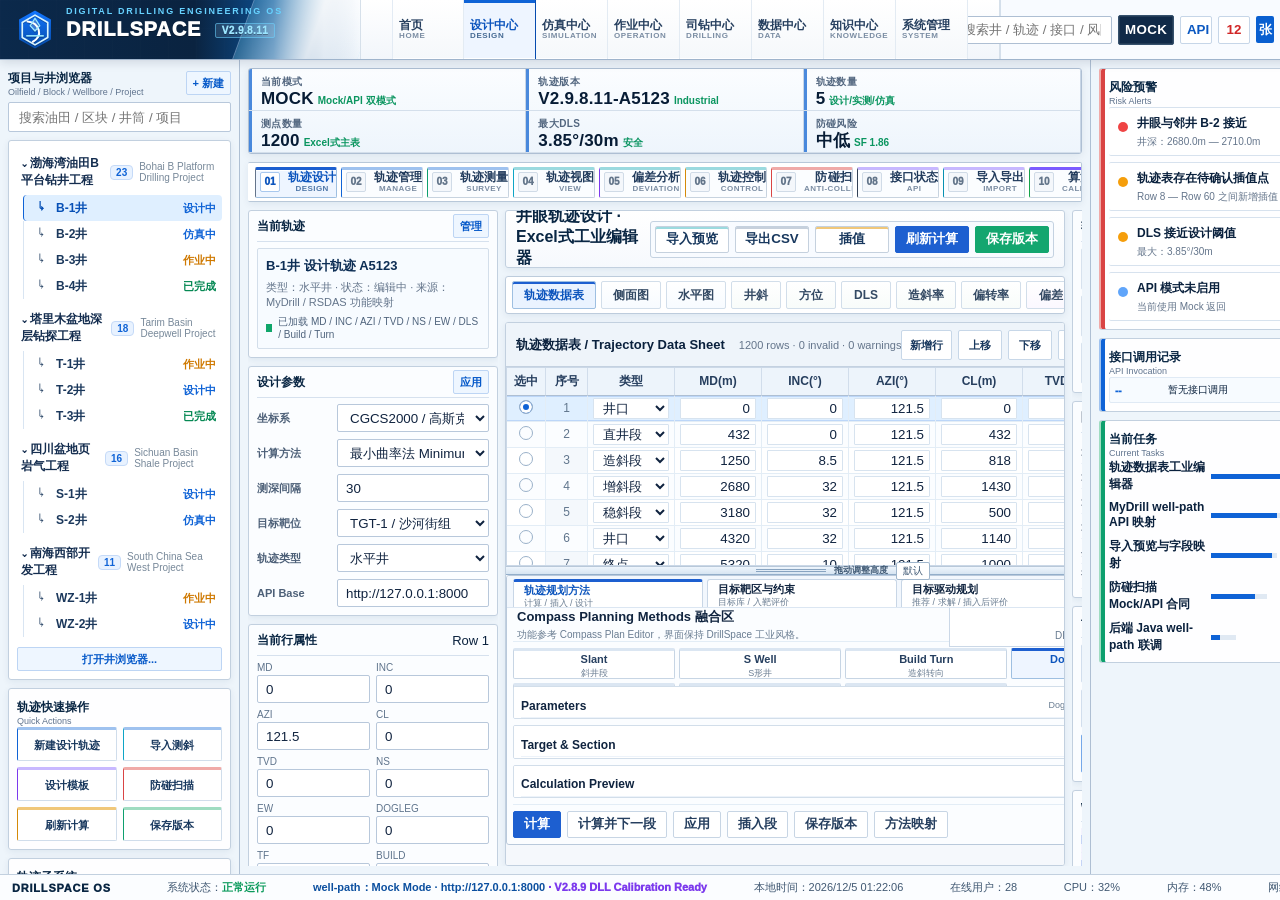
<file: frontend/index.html>
<!DOCTYPE html>
<html lang="zh-CN">
<head>
  <meta charset="UTF-8" />
  <meta name="viewport" content="width=device-width, initial-scale=1.0" />
  <title>DrillSpace V2.9.8.11｜稳定Dock重构版</title>
  <link rel="stylesheet" href="style.css" />
</head>
<body>
<div class="app-shell">
  <header class="topbar">
    <div class="brand brand-flagship">
      <div class="brand-mark brand-mark-drill" aria-label="DrillSpace Logo">
        <svg viewBox="0 0 64 64" role="img" aria-hidden="true">
          <path class="logo-shell" d="M32 4 L56 18 V46 L32 60 L8 46 V18 Z"/>
          <path class="logo-well" d="M18 16 C28 17 36 22 39 32 C42 42 36 50 28 54"/>
          <path class="logo-bit" d="M32 10 L41 24 L32 34 L23 24 Z"/>
          <path class="logo-line" d="M17 43 H47"/>
        </svg>
      </div>
      <div class="brand-copy">
        <div class="brand-eyebrow">DIGITAL DRILLING ENGINEERING OS</div>
        <div class="brand-title">DRILLSPACE <span>V2.9.8.11</span></div>
        <div class="brand-sub">Trajectory · Mechanics · Hydraulics · Realtime · AI Command</div>
      </div>
    </div>
    <nav class="module-nav command-nav" id="moduleNav" aria-label="DrillSpace Main Navigation">
      <button data-module="home"><span class="nav-code">H0</span><span class="nav-copy">首页<small>HOME</small></span></button>
      <button class="active" data-module="design"><span class="nav-code">D1</span><span class="nav-copy">设计中心<small>DESIGN</small></span></button>
      <button data-module="simulation"><span class="nav-code">S2</span><span class="nav-copy">仿真中心<small>SIMULATION</small></span></button>
      <button data-module="operation"><span class="nav-code">O3</span><span class="nav-copy">作业中心<small>OPERATION</small></span></button>
      <button data-module="drilling"><span class="nav-code">R4</span><span class="nav-copy">司钻中心<small>DRILLING</small></span></button>
      <button data-module="data"><span class="nav-code">DA</span><span class="nav-copy">数据中心<small>DATA</small></span></button>
      <button data-module="knowledge"><span class="nav-code">K6</span><span class="nav-copy">知识中心<small>KNOWLEDGE</small></span></button>
      <button data-module="system"><span class="nav-code">SY</span><span class="nav-copy">系统管理<small>SYSTEM</small></span></button>
    </nav>
    <div class="top-actions">
      <input class="global-search" placeholder="搜索井 / 轨迹 / 接口 / 风险" />
      <button class="mode-chip" id="apiModeBtn">MOCK</button>
      <button class="compact-btn" id="apiStatusBtn">API</button>
      <button class="compact-btn danger-dot">12</button>
      <div class="user-chip"><b>张</b><span>工程师 张三<br><small>Drilling Engineer</small></span></div>
    </div>
  </header>

  <aside class="project-panel">
    <div class="panel-head compact">
      <div><b>项目与井浏览器</b><small>Oilfield / Block / Wellbore / Project</small></div>
      <button class="mini-primary" id="newProjectBtn">+ 新建</button>
    </div>
    <input class="side-search" placeholder="搜索油田 / 区块 / 井筒 / 项目" />
    <div class="tree" id="projectTree"></div>

    <div class="quick-panel">
      <div class="panel-head compact"><div><b>轨迹快速操作</b><small>Quick Actions</small></div></div>
      <div class="quick-grid">
        <button id="newTrajectoryBtn">新建设计轨迹</button>
        <button id="importSurveyBtn">导入测斜</button>
        <button id="openTemplateBtn">设计模板</button>
        <button id="collisionBtn">防碰扫描</button>
        <button id="calcBtnSide">刷新计算</button>
        <button id="saveBtnSide">保存版本</button>
      </div>
    </div>

    <div class="quick-panel">
      <div class="panel-head compact"><div><b>轨迹子系统</b><small>Subsystem Route Map</small></div></div>
      <div class="route-list" id="subsystemRouteList"></div>
    </div>
  </aside>

  <main class="main-canvas">
    <section class="kpi-strip">
      <div class="kpi"><span>当前模式</span><b id="apiModeKpi">MOCK</b><em>Mock/API 双模式</em></div>
      <div class="kpi"><span>轨迹版本</span><b id="trajectoryVersionKpi">V2.9.8.11-A5123</b><em>Industrial</em></div>
      <div class="kpi"><span>轨迹数量</span><b id="trajCount">5</b><em>设计/实测/仿真</em></div>
      <div class="kpi"><span>测点数量</span><b id="rowCountKpi">1200</b><em>Excel式主表</em></div>
      <div class="kpi"><span>最大DLS</span><b id="maxDlsKpi">3.85°/30m</b><em class="safe">安全</em></div>
      <div class="kpi"><span>防碰风险</span><b id="collisionRiskKpi">中低</b><em>SF 1.86</em></div>
    </section>

    <section class="subtab-row command-ribbon" id="subtabRow" aria-label="WellPath Command Ribbon">
      <button class="active" data-module="design"><span>01</span><b>轨迹设计</b><em>DESIGN</em></button>
      <button data-module="management"><span>02</span><b>轨迹管理</b><em>MANAGE</em></button>
      <button data-module="survey"><span>03</span><b>轨迹测量</b><em>SURVEY</em></button>
      <button data-module="view"><span>04</span><b>轨迹视图</b><em>VIEW</em></button>
      <button data-module="deviation"><span>05</span><b>偏差分析</b><em>DEVIATION</em></button>
      <button data-module="control"><span>06</span><b>轨迹控制</b><em>CONTROL</em></button>
      <button data-module="collision"><span>07</span><b>防碰扫描</b><em>ANTI-COLLISION</em></button>
      <button data-module="api"><span>08</span><b>接口状态</b><em>API</em></button>
      <button data-module="importExport"><span>09</span><b>导入导出</b><em>IMPORT</em></button>
      <button data-module="calibration"><span>10</span><b>算法校准</b><em>CALIBRATION</em></button>
    </section>

    <section class="trajectory-workbench">
      <aside class="trajectory-left">
        <div class="work-card tight">
          <div class="card-title-row"><b>当前轨迹</b><button class="link-btn" id="openTrajectoryManagerBtn">管理</button></div>
          <div class="active-trajectory-card">
            <b id="activeTrajectoryName">B-1井 设计轨迹 A5123</b>
            <span>类型：水平井 · 状态：编辑中 · 来源：MyDrill / RSDAS 功能映射</span>
            <div class="mini-status-row"><i></i><em>已加载 MD / INC / AZI / TVD / NS / EW / DLS / Build / Turn</em></div>
          </div>
        </div>

        <div class="work-card tight">
          <div class="card-title-row"><b>设计参数</b><button class="link-btn" id="applyFormBtn">应用</button></div>
          <div class="form-grid dense">
            <label>坐标系<select id="coordSys"><option>CGCS2000 / 高斯克吕格</option><option>WGS84 / UTM</option></select></label>
            <label>计算方法<select id="calcMethod"><option>最小曲率法 Minimum Curvature</option><option>平均角法 Average Angle</option><option>曲率半径法 Radius of Curvature</option></select></label>
            <label>测深间隔<input id="depthInterval" value="30" /></label>
            <label>目标靶位<select id="targetSelect"><option>TGT-1 / 沙河街组</option><option>TGT-2 / 东营组</option></select></label>
            <label>轨迹类型<select id="wellType"><option value="H">水平井</option><option value="J">J形井</option><option value="S">S形井</option></select></label>
            <label>API Base<input id="apiBaseUrl" value="http://127.0.0.1:8000" /></label>
          </div>
        </div>

        <div class="work-card tight selected-inspector">
          <div class="card-title-row"><b>当前行属性</b><span id="selectedRowTag">Row 1</span></div>
          <div class="form-grid row-props" id="rowPropForm"></div>
          <div class="btn-row">
            <button id="applyRowBtn">应用</button>
            <button id="insertAfterBtn">插入</button>
            <button class="danger" id="deleteRowBtn">删除</button>
          </div>
        </div>
      </aside>

      <section class="editor-zone">
        <div class="editor-header">
          <div>
            <h2 id="pageTitle">井眼轨迹设计 · Excel式工业编辑器</h2>
            <p id="pageSubtitle">表格为主窗口，侧面图、水平图、井斜、方位、DLS、防碰扫描通过按钮在同一窗口内切换。</p>
          </div>
          <div class="editor-actions">
            <button id="importBtn">导入预览</button>
            <button id="exportBtn">导出CSV</button>
            <button id="interpolateBtn">插值</button>
            <button id="calculateBtn" class="primary">刷新计算</button>
            <button id="saveBtn" class="success">保存版本</button>
          </div>
        </div>

        <div class="view-switch">
          <button class="active" data-view="grid">轨迹数据表</button>
          <button data-view="profile">侧面图</button>
          <button data-view="plan">水平图</button>
          <button data-view="inc">井斜</button>
          <button data-view="azi">方位</button>
          <button data-view="dls">DLS</button>
          <button data-view="build">造斜率</button>
          <button data-view="turn">偏转率</button>
          <button data-view="deviation">偏差</button>
          <button data-view="collision">防碰</button>
        </div>

        <div class="editor-panel" id="editorPanel">
          <div class="grid-toolbar">
            <div class="table-status"><b id="workbookTitle">轨迹工作簿 / Trajectory Workbook</b><span id="rowCountLabel">1200 rows · editable</span></div>
            <div class="table-tools">
              <button id="addRowBtn">新增行</button>
              <button id="moveUpBtn">上移</button>
              <button id="moveDownBtn">下移</button>
              <button id="clearBtn">清空</button>
              <button id="openLargeGridBtn">全屏表格</button>
            </div>
          </div>
          <div id="editorContent" class="editor-content"></div>
        </div>
      </section>

      <aside class="trajectory-right">
        <div class="work-card tight summary-card">
          <div class="card-title-row"><b>轨迹摘要</b><button class="link-btn" id="summaryDetailBtn">详情</button></div>
          <div class="compact-metrics" id="compactMetrics"></div>
        </div>
        <div class="work-card tight">
          <div class="card-title-row"><b>防碰与质量</b><span class="tag-medium" id="qualityTag">中低风险</span></div>
          <div class="risk-lines" id="riskLines"></div>
        </div>
        <div class="work-card tight">
          <div class="card-title-row"><b>设计模板</b><button class="link-btn" id="templateBtn2">打开</button></div>
          <div class="template-list">
            <button data-template="J">J形井<span>KOP + 一段造斜</span></button>
            <button data-template="S">S形井<span>增斜 + 稳斜 + 降斜</span></button>
            <button data-template="H" class="active">水平井<span>双增斜 + 水平段</span></button>
          </div>
        </div>
        <div class="work-card tight">
          <div class="card-title-row"><b>well-path API</b><button class="link-btn" id="apiContractBtn">合同</button></div>
          <div class="api-list" id="apiList"></div>
        </div>
        <div class="work-card tight log-card-inline">
          <div class="card-title-row"><b>操作日志</b><button class="link-btn" id="clearLogBtn">清空</button></div>
          <div id="logList" class="log-list"></div>
        </div>
      </aside>
    </section>
  </main>

  <aside class="right-alerts">
    <div class="alert-card">
      <div class="panel-head compact"><div><b>风险预警</b><small>Risk Alerts</small></div><button class="link-btn" id="refreshRiskBtn">刷新</button></div>
      <div class="alert-list" id="alertList"></div>
    </div>
    <div class="alert-card">
      <div class="panel-head compact"><div><b>接口调用记录</b><small>API Invocation</small></div><button class="link-btn" id="apiHistoryBtn">更多</button></div>
      <div id="apiHistoryList" class="api-history"></div>
    </div>
    <div class="alert-card">
      <div class="panel-head compact"><div><b>当前任务</b><small>Current Tasks</small></div><button class="link-btn">更多</button></div>
      <div class="task-list" id="taskList"></div>
    </div>
  </aside>

  <footer class="statusbar">
    <span>系统状态：<b class="ok">正常运行</b></span>
    <span id="serviceStatusText">well-path：Mock Mode</span>
    <span id="statusTime">--</span>
    <span>在线用户：28</span>
    <span>CPU：32%</span>
    <span>内存：48%</span>
    <span>网络：18ms</span>
  </footer>
</div>

<input type="file" id="fileInput" accept=".csv,.txt,.las" hidden />
<div class="modal-mask" id="modalMask">
  <div class="modal" id="modalBox"></div>
</div>
<div id="toast" class="toast"></div>

<script src="app.js?v=2.9.8.11"></script>
</body>
</html>
</file>
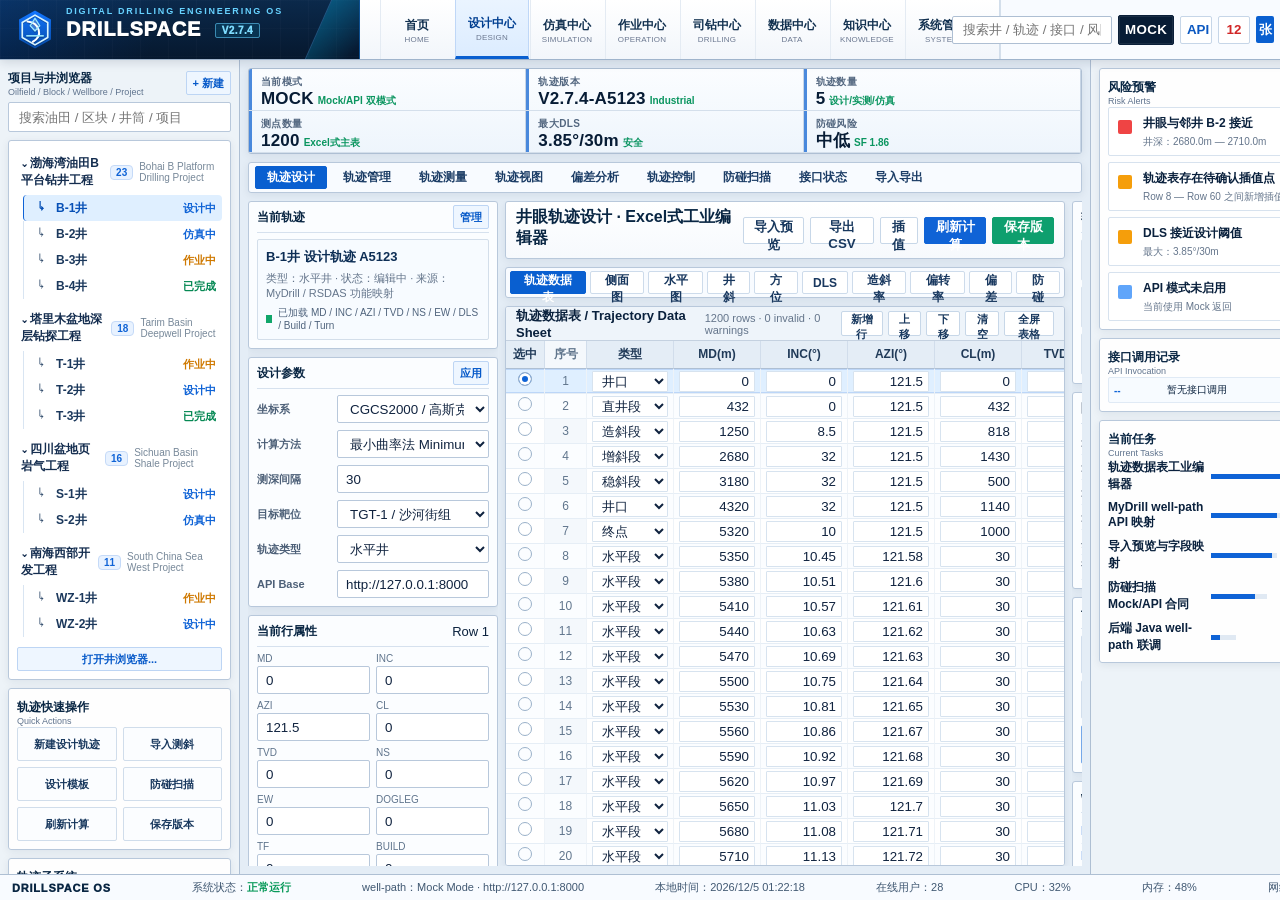
<file: frontend/prototype/v2.7.4-brand-shell/index.html>
<!DOCTYPE html>
<html lang="zh-CN">
<head>
  <meta charset="UTF-8" />
  <meta name="viewport" content="width=device-width, initial-scale=1.0" />
  <title>DrillSpace V2.7.4｜轨迹工业编辑器 · 品牌壳升级</title>
  <link rel="stylesheet" href="style.css" />
</head>
<body>
<div class="app-shell">
  <header class="topbar">
    <div class="brand brand-flagship">
      <div class="brand-mark brand-mark-drill" aria-label="DrillSpace Logo">
        <svg viewBox="0 0 64 64" role="img" aria-hidden="true">
          <path class="logo-shell" d="M32 4 L56 18 V46 L32 60 L8 46 V18 Z"/>
          <path class="logo-well" d="M18 16 C28 17 36 22 39 32 C42 42 36 50 28 54"/>
          <path class="logo-bit" d="M32 10 L41 24 L32 34 L23 24 Z"/>
          <path class="logo-line" d="M17 43 H47"/>
        </svg>
      </div>
      <div class="brand-copy">
        <div class="brand-eyebrow">DIGITAL DRILLING ENGINEERING OS</div>
        <div class="brand-title">DRILLSPACE <span>V2.7.4</span></div>
        <div class="brand-sub">WellPath · Trajectory · Dynamics · Hydraulics · Realtime</div>
      </div>
    </div>
    <nav class="module-nav" id="moduleNav">
      <button data-module="home">首页<small>Home</small></button>
      <button class="active" data-module="design">设计中心<small>Design</small></button>
      <button data-module="simulation">仿真中心<small>Simulation</small></button>
      <button data-module="operation">作业中心<small>Operation</small></button>
      <button data-module="drilling">司钻中心<small>Drilling</small></button>
      <button data-module="data">数据中心<small>Data</small></button>
      <button data-module="knowledge">知识中心<small>Knowledge</small></button>
      <button data-module="system">系统管理<small>System</small></button>
    </nav>
    <div class="top-actions">
      <input class="global-search" placeholder="搜索井 / 轨迹 / 接口 / 风险" />
      <button class="mode-chip" id="apiModeBtn">MOCK</button>
      <button class="compact-btn" id="apiStatusBtn">API</button>
      <button class="compact-btn danger-dot">12</button>
      <div class="user-chip"><b>张</b><span>工程师 张三<br><small>Drilling Engineer</small></span></div>
    </div>
  </header>

  <aside class="project-panel">
    <div class="panel-head compact">
      <div><b>项目与井浏览器</b><small>Oilfield / Block / Wellbore / Project</small></div>
      <button class="mini-primary" id="newProjectBtn">+ 新建</button>
    </div>
    <input class="side-search" placeholder="搜索油田 / 区块 / 井筒 / 项目" />
    <div class="tree" id="projectTree"></div>

    <div class="quick-panel">
      <div class="panel-head compact"><div><b>轨迹快速操作</b><small>Quick Actions</small></div></div>
      <div class="quick-grid">
        <button id="newTrajectoryBtn">新建设计轨迹</button>
        <button id="importSurveyBtn">导入测斜</button>
        <button id="openTemplateBtn">设计模板</button>
        <button id="collisionBtn">防碰扫描</button>
        <button id="calcBtnSide">刷新计算</button>
        <button id="saveBtnSide">保存版本</button>
      </div>
    </div>

    <div class="quick-panel">
      <div class="panel-head compact"><div><b>轨迹子系统</b><small>Subsystem Route Map</small></div></div>
      <div class="route-list" id="subsystemRouteList"></div>
    </div>
  </aside>

  <main class="main-canvas">
    <section class="kpi-strip">
      <div class="kpi"><span>当前模式</span><b id="apiModeKpi">MOCK</b><em>Mock/API 双模式</em></div>
      <div class="kpi"><span>轨迹版本</span><b id="trajectoryVersionKpi">V2.7.4-A5123</b><em>Industrial</em></div>
      <div class="kpi"><span>轨迹数量</span><b id="trajCount">5</b><em>设计/实测/仿真</em></div>
      <div class="kpi"><span>测点数量</span><b id="rowCountKpi">1200</b><em>Excel式主表</em></div>
      <div class="kpi"><span>最大DLS</span><b id="maxDlsKpi">3.85°/30m</b><em class="safe">安全</em></div>
      <div class="kpi"><span>防碰风险</span><b id="collisionRiskKpi">中低</b><em>SF 1.86</em></div>
    </section>

    <section class="subtab-row" id="subtabRow">
      <button class="active" data-module="design">轨迹设计</button>
      <button data-module="management">轨迹管理</button>
      <button data-module="survey">轨迹测量</button>
      <button data-module="view">轨迹视图</button>
      <button data-module="deviation">偏差分析</button>
      <button data-module="control">轨迹控制</button>
      <button data-module="collision">防碰扫描</button>
      <button data-module="api">接口状态</button>
      <button data-module="importExport">导入导出</button>
    </section>

    <section class="trajectory-workbench">
      <aside class="trajectory-left">
        <div class="work-card tight">
          <div class="card-title-row"><b>当前轨迹</b><button class="link-btn" id="openTrajectoryManagerBtn">管理</button></div>
          <div class="active-trajectory-card">
            <b id="activeTrajectoryName">B-1井 设计轨迹 A5123</b>
            <span>类型：水平井 · 状态：编辑中 · 来源：MyDrill / RSDAS 功能映射</span>
            <div class="mini-status-row"><i></i><em>已加载 MD / INC / AZI / TVD / NS / EW / DLS / Build / Turn</em></div>
          </div>
        </div>

        <div class="work-card tight">
          <div class="card-title-row"><b>设计参数</b><button class="link-btn" id="applyFormBtn">应用</button></div>
          <div class="form-grid dense">
            <label>坐标系<select id="coordSys"><option>CGCS2000 / 高斯克吕格</option><option>WGS84 / UTM</option></select></label>
            <label>计算方法<select id="calcMethod"><option>最小曲率法 Minimum Curvature</option><option>平均角法 Average Angle</option><option>曲率半径法 Radius of Curvature</option></select></label>
            <label>测深间隔<input id="depthInterval" value="30" /></label>
            <label>目标靶位<select id="targetSelect"><option>TGT-1 / 沙河街组</option><option>TGT-2 / 东营组</option></select></label>
            <label>轨迹类型<select id="wellType"><option value="H">水平井</option><option value="J">J形井</option><option value="S">S形井</option></select></label>
            <label>API Base<input id="apiBaseUrl" value="http://127.0.0.1:8000" /></label>
          </div>
        </div>

        <div class="work-card tight selected-inspector">
          <div class="card-title-row"><b>当前行属性</b><span id="selectedRowTag">Row 1</span></div>
          <div class="form-grid row-props" id="rowPropForm"></div>
          <div class="btn-row">
            <button id="applyRowBtn">应用</button>
            <button id="insertAfterBtn">插入</button>
            <button class="danger" id="deleteRowBtn">删除</button>
          </div>
        </div>
      </aside>

      <section class="editor-zone">
        <div class="editor-header">
          <div>
            <h2 id="pageTitle">井眼轨迹设计 · Excel式工业编辑器</h2>
            <p id="pageSubtitle">表格为主窗口，侧面图、水平图、井斜、方位、DLS、防碰扫描通过按钮在同一窗口内切换。</p>
          </div>
          <div class="editor-actions">
            <button id="importBtn">导入预览</button>
            <button id="exportBtn">导出CSV</button>
            <button id="interpolateBtn">插值</button>
            <button id="calculateBtn" class="primary">刷新计算</button>
            <button id="saveBtn" class="success">保存版本</button>
          </div>
        </div>

        <div class="view-switch">
          <button class="active" data-view="grid">轨迹数据表</button>
          <button data-view="profile">侧面图</button>
          <button data-view="plan">水平图</button>
          <button data-view="inc">井斜</button>
          <button data-view="azi">方位</button>
          <button data-view="dls">DLS</button>
          <button data-view="build">造斜率</button>
          <button data-view="turn">偏转率</button>
          <button data-view="deviation">偏差</button>
          <button data-view="collision">防碰</button>
        </div>

        <div class="editor-panel" id="editorPanel">
          <div class="grid-toolbar">
            <div class="table-status"><b id="workbookTitle">轨迹工作簿 / Trajectory Workbook</b><span id="rowCountLabel">1200 rows · editable</span></div>
            <div class="table-tools">
              <button id="addRowBtn">新增行</button>
              <button id="moveUpBtn">上移</button>
              <button id="moveDownBtn">下移</button>
              <button id="clearBtn">清空</button>
              <button id="openLargeGridBtn">全屏表格</button>
            </div>
          </div>
          <div id="editorContent" class="editor-content"></div>
        </div>
      </section>

      <aside class="trajectory-right">
        <div class="work-card tight summary-card">
          <div class="card-title-row"><b>轨迹摘要</b><button class="link-btn" id="summaryDetailBtn">详情</button></div>
          <div class="compact-metrics" id="compactMetrics"></div>
        </div>
        <div class="work-card tight">
          <div class="card-title-row"><b>防碰与质量</b><span class="tag-medium" id="qualityTag">中低风险</span></div>
          <div class="risk-lines" id="riskLines"></div>
        </div>
        <div class="work-card tight">
          <div class="card-title-row"><b>设计模板</b><button class="link-btn" id="templateBtn2">打开</button></div>
          <div class="template-list">
            <button data-template="J">J形井<span>KOP + 一段造斜</span></button>
            <button data-template="S">S形井<span>增斜 + 稳斜 + 降斜</span></button>
            <button data-template="H" class="active">水平井<span>双增斜 + 水平段</span></button>
          </div>
        </div>
        <div class="work-card tight">
          <div class="card-title-row"><b>well-path API</b><button class="link-btn" id="apiContractBtn">合同</button></div>
          <div class="api-list" id="apiList"></div>
        </div>
        <div class="work-card tight log-card-inline">
          <div class="card-title-row"><b>操作日志</b><button class="link-btn" id="clearLogBtn">清空</button></div>
          <div id="logList" class="log-list"></div>
        </div>
      </aside>
    </section>
  </main>

  <aside class="right-alerts">
    <div class="alert-card">
      <div class="panel-head compact"><div><b>风险预警</b><small>Risk Alerts</small></div><button class="link-btn" id="refreshRiskBtn">刷新</button></div>
      <div class="alert-list" id="alertList"></div>
    </div>
    <div class="alert-card">
      <div class="panel-head compact"><div><b>接口调用记录</b><small>API Invocation</small></div><button class="link-btn" id="apiHistoryBtn">更多</button></div>
      <div id="apiHistoryList" class="api-history"></div>
    </div>
    <div class="alert-card">
      <div class="panel-head compact"><div><b>当前任务</b><small>Current Tasks</small></div><button class="link-btn">更多</button></div>
      <div class="task-list" id="taskList"></div>
    </div>
  </aside>

  <footer class="statusbar">
    <span>系统状态：<b class="ok">正常运行</b></span>
    <span id="serviceStatusText">well-path：Mock Mode</span>
    <span id="statusTime">--</span>
    <span>在线用户：28</span>
    <span>CPU：32%</span>
    <span>内存：48%</span>
    <span>网络：18ms</span>
  </footer>
</div>

<input type="file" id="fileInput" accept=".csv,.txt,.las" hidden />
<div class="modal-mask" id="modalMask">
  <div class="modal" id="modalBox"></div>
</div>
<div id="toast" class="toast"></div>

<script src="app.js"></script>
</body>
</html>
</file>
<file: frontend/style.css>
:root{
  --bg:#eaf1f8;
  --panel:#f8fbff;
  --panel2:#ffffff;
  --line:#c8d6e6;
  --line2:#dce7f3;
  --ink:#10233f;
  --muted:#64758b;
  --blue:#0f63d6;
  --blue2:#064da9;
  --cyan:#0ea5e9;
  --green:#10a66a;
  --orange:#d97706;
  --red:#d94444;
  --shadow:0 10px 24px rgba(20,70,120,.10);
  --radius:8px;
  --radius-sm:5px;
  --top:52px;
  --footer:26px;
  font-family:"Microsoft YaHei","PingFang SC",Arial,sans-serif;
}
*{box-sizing:border-box}
html,body{height:100%;margin:0;overflow:hidden;background:var(--bg);color:var(--ink);font-size:13px}
button,input,select{font-family:inherit}
button{cursor:pointer}
.app-shell{height:100vh;width:100vw;display:grid;grid-template-columns:260px minmax(980px,1fr) 270px;grid-template-rows:var(--top) 1fr var(--footer);gap:0;background:linear-gradient(180deg,#f6fbff 0,#e7eff8 100%)}
.topbar{grid-column:1/4;height:var(--top);display:grid;grid-template-columns:300px 1fr 380px;align-items:center;background:#f9fcff;border-bottom:1px solid #bfd0e3;box-shadow:0 2px 10px rgba(20,70,120,.08);z-index:10}
.brand{display:flex;align-items:center;gap:10px;padding-left:16px}.brand-mark{width:30px;height:30px;border:2px solid var(--blue);color:var(--blue);display:grid;place-items:center;font-weight:900;transform:rotate(45deg);font-size:13px}.brand-mark::first-letter{transform:rotate(-45deg)}.brand-title{font-size:18px;font-weight:900;letter-spacing:.2px}.brand-title span{font-size:11px;background:#dcecff;color:#0750b6;padding:2px 6px;border:1px solid #a8c7f4;border-radius:999px}.brand-sub{font-size:10px;color:#50627a;margin-top:1px}.module-nav{height:100%;display:flex;align-items:stretch;justify-content:center;gap:1px}.module-nav button{width:88px;border:0;border-left:1px solid transparent;border-right:1px solid transparent;background:transparent;color:#18345a;font-weight:800;padding:4px 0 3px}.module-nav button small{display:block;font-size:9px;font-weight:500;color:#63758d;margin-top:1px}.module-nav button.active{background:#e8f2ff;color:#064da9;border-left-color:#bfd7f7;border-right-color:#bfd7f7;border-bottom:2px solid var(--blue)}.top-actions{display:flex;align-items:center;justify-content:flex-end;gap:8px;padding-right:14px}.global-search{height:28px;width:210px;border:1px solid #c4d4e8;border-radius:4px;background:#fff;padding:0 10px;color:#17385f}.compact-btn{height:28px;min-width:32px;border:1px solid #c6d6e8;background:#fff;border-radius:4px;color:#0b58c1;font-weight:800}.danger-dot{color:#d12626}.user-chip{display:flex;align-items:center;gap:7px}.user-chip b{width:27px;height:27px;background:#0e63d6;color:#fff;display:grid;place-items:center;border-radius:4px}.user-chip span{font-size:11px;line-height:1.15;font-weight:800}.user-chip small{font-size:9px;color:#667990;font-weight:500}.project-panel{grid-row:2/3;border-right:1px solid #bfd0e3;background:#f7fbff;padding:8px;overflow:auto}.right-alerts{grid-row:2/3;border-left:1px solid #bfd0e3;background:#f7fbff;padding:8px;overflow:auto}.main-canvas{grid-row:2/3;min-width:0;overflow:hidden;padding:8px;display:grid;grid-template-rows:auto auto 1fr;gap:8px}.panel-head{display:flex;align-items:center;justify-content:space-between}.panel-head.compact{min-height:30px}.panel-head b,.card-title-row b{font-size:13px}.panel-head small{display:block;font-size:10px;color:var(--muted);font-weight:500}.mini-primary,.link-btn{height:24px;border:1px solid #bdd5f4;background:#eef6ff;color:#0659c9;border-radius:4px;font-weight:800;font-size:11px}.side-search{width:100%;height:30px;border:1px solid #cad8e9;background:#fff;border-radius:5px;padding:0 10px;margin:4px 0 8px}.tree{background:#fff;border:1px solid #cbd9ea;border-radius:var(--radius);padding:8px;margin-bottom:8px}.tree-group{margin-bottom:6px}.tree-title{display:flex;align-items:center;gap:6px;font-weight:900;font-size:12px;padding:6px 4px;color:#142d4f}.tree-title em{margin-left:auto;font-style:normal;font-size:10px;color:#0f63d6;background:#e8f2ff;border:1px solid #c5daf8;border-radius:4px;padding:1px 5px}.well-node{display:grid;grid-template-columns:18px 1fr 48px;align-items:center;height:26px;padding:0 6px 0 14px;border-left:1px solid #d9e5f2;margin-left:6px;color:#1b385c;font-size:12px}.well-node.active{background:#dfefff;border-radius:4px;border-left-color:#0f63d6;color:#0750b6;font-weight:900}.well-node span:last-child{text-align:right;font-size:11px;font-weight:800}.green{color:#008650}.orange{color:#cf7900}.blue{color:#0f63d6}.quick-panel,.health-card,.alert-card,.work-card{background:rgba(255,255,255,.92);border:1px solid #c9d8e9;border-radius:var(--radius);box-shadow:var(--shadow)}.quick-panel,.health-card{padding:8px;margin-bottom:8px}.quick-grid{display:grid;grid-template-columns:1fr 1fr;gap:6px}.quick-grid button{height:34px;border:1px solid #d0ddeb;background:#fbfdff;border-radius:5px;font-weight:800;color:#18385e;font-size:11px}.bar-line{height:6px;background:#dce7f3;border-radius:0;margin:8px 0}.bar-line i{display:block;height:100%;background:linear-gradient(90deg,#0f63d6,#34c0ff)}.health-row{display:flex;justify-content:space-between;height:24px;align-items:center;border-top:1px solid #edf3fa;font-size:12px}.health-row b.warn{color:#c46a00}.kpi-strip{display:grid;grid-template-columns:repeat(6,minmax(140px,1fr));gap:8px}.kpi{height:58px;background:linear-gradient(180deg,#fff,#f1f7fe);border:1px solid #c8d8eb;border-radius:var(--radius);box-shadow:var(--shadow);padding:9px 12px}.kpi span{display:block;font-size:11px;color:#65758c}.kpi b{font-size:22px;line-height:1.1}.kpi em{font-style:normal;color:#0e955f;font-size:11px;font-weight:800;margin-left:4px}.kpi .safe{color:#099360}.subtab-row{height:34px;background:#fff;border:1px solid #c8d8eb;border-radius:var(--radius);display:flex;align-items:center;gap:4px;padding:4px 8px;overflow-x:auto}.subtab-row button{height:25px;border:1px solid transparent;background:transparent;border-radius:4px;color:#1c3d66;font-weight:800;padding:0 14px;white-space:nowrap}.subtab-row button.active{background:#e6f1ff;border-color:#98bdec;color:#064da9}.trajectory-workbench{min-height:0;display:grid;grid-template-columns:285px minmax(620px,1fr) 275px;gap:8px;overflow:hidden}.trajectory-left,.trajectory-right{min-height:0;overflow:auto;display:flex;flex-direction:column;gap:8px}.work-card{padding:8px}.work-card.tight{border-radius:7px}.card-title-row{height:28px;display:flex;align-items:center;justify-content:space-between;border-bottom:1px solid #e3ecf5;margin:-2px 0 8px;padding-bottom:6px}.route-list{display:grid;gap:6px}.route-list button{height:48px;text-align:left;background:#f6faff;border:1px solid #ccdbea;border-radius:5px;color:#19385f;padding:7px 9px}.route-list button.active{background:#e2f0ff;border-color:#7fb0ef;box-shadow:inset 3px 0 0 #0f63d6}.route-list b{display:block;font-size:11px;color:#0750b6}.route-list span,.template-list span{display:block;font-size:10px;color:#61768d;margin-top:2px}.form-grid{display:grid;gap:7px}.form-grid.dense label{display:grid;grid-template-columns:72px 1fr;align-items:center;gap:8px;font-size:11px;color:#4d6078;font-weight:800}.form-grid input,.form-grid select{height:28px;border:1px solid #cbd9ea;border-radius:4px;background:#fff;padding:0 8px;color:#10233f;min-width:0}.selected-inspector{min-height:318px}.row-props{grid-template-columns:1fr 1fr;gap:6px}.row-props label{display:block;font-size:10px;color:#60758d}.row-props input{width:100%;margin-top:2px}.btn-row{display:grid;grid-template-columns:1fr 1fr 1fr;gap:6px;margin-top:8px}.btn-row button{height:27px;border:1px solid #c7d7e8;background:#f7fbff;border-radius:4px;font-weight:800;font-size:11px}.btn-row .danger{border-color:#f3c9c9;color:#c73333;background:#fff6f6}.editor-zone{min-width:0;min-height:0;display:grid;grid-template-rows:auto auto 1fr;gap:8px}.editor-header{height:68px;background:#fff;border:1px solid #c8d8eb;border-radius:var(--radius);box-shadow:var(--shadow);display:flex;align-items:center;justify-content:space-between;padding:10px 12px}.editor-header h2{margin:0 0 4px;font-size:18px}.editor-header p{margin:0;color:#64758b;font-size:12px}.editor-actions{display:flex;gap:6px}.editor-actions button,.table-tools button{height:28px;border:1px solid #c7d7e8;background:#fff;border-radius:4px;font-weight:800;color:#18385e}.editor-actions button.primary,.table-tools button.primary{background:#0f63d6;border-color:#0f63d6;color:#fff}.editor-actions button.success{background:#0e9f6e;border-color:#0e9f6e;color:#fff}.view-switch{height:34px;background:#f8fbff;border:1px solid #c8d8eb;border-radius:var(--radius);display:flex;align-items:center;gap:4px;padding:4px}.view-switch button{height:25px;border:1px solid #cddbeb;background:#fff;color:#19385f;border-radius:4px;font-weight:800;padding:0 13px}.view-switch button.active{background:#0f63d6;border-color:#0f63d6;color:#fff}.editor-panel{min-height:0;background:#fff;border:1px solid #c8d8eb;border-radius:var(--radius);box-shadow:var(--shadow);display:grid;grid-template-rows:38px 1fr;overflow:hidden}.grid-toolbar{height:38px;border-bottom:1px solid #d8e4f1;background:#f4f8fc;display:flex;align-items:center;justify-content:space-between;padding:0 10px}.table-status{display:flex;gap:14px;align-items:center}.table-status b{font-size:13px}.table-status span{font-size:11px;color:#64758b}.table-tools{display:flex;gap:5px}.table-tools button{height:25px;font-size:11px;padding:0 8px}.editor-content{min-height:0;overflow:hidden}.sheet-wrap{height:100%;overflow:auto;background:#fff}.trajectory-sheet{width:max-content;min-width:100%;border-collapse:separate;border-spacing:0;font-size:12px;line-height:1.2}.trajectory-sheet th{position:sticky;top:0;z-index:2;background:#eaf2fb;border-bottom:1px solid #bfcfe2;border-right:1px solid #d1ddeb;height:30px;padding:0 7px;color:#263e5e;white-space:nowrap}.trajectory-sheet td{height:28px;border-bottom:1px solid #e6eef6;border-right:1px solid #eef3f8;padding:0 5px;background:#fff;white-space:nowrap}.trajectory-sheet tr:nth-child(even) td{background:#fbfdff}.trajectory-sheet tr.selected td{background:#dcecff!important}.trajectory-sheet input,.trajectory-sheet select{height:22px;border:1px solid #d7e3ef;background:#fff;border-radius:2px;padding:0 5px;width:76px;text-align:right;color:#10233f}.trajectory-sheet select{width:76px;text-align:left}.trajectory-sheet .idx{width:42px;text-align:center;color:#61768d;background:#f4f8fc}.trajectory-sheet .selector{width:36px;text-align:center}.row-radio{width:14px;height:14px;border:1px solid #9ab1c9;border-radius:50%;display:inline-block}.selected .row-radio{background:#0f63d6;box-shadow:inset 0 0 0 3px #fff}.chart-view{height:100%;display:grid;grid-template-rows:1fr 112px;background:#fff}.chart-canvas{margin:10px;border:1px solid #c7d8eb;background-image:linear-gradient(#e4edf7 1px,transparent 1px),linear-gradient(90deg,#e4edf7 1px,transparent 1px);background-size:35px 35px;position:relative;overflow:hidden}.chart-canvas svg{width:100%;height:100%}.chart-title{position:absolute;left:12px;top:10px;color:#17385f;font-weight:900}.axis-label{position:absolute;font-size:12px;color:#415b78;font-weight:800}.chart-bottom-table{border-top:1px solid #dbe6f2;overflow:auto}.mini-table{width:100%;border-collapse:collapse;font-size:12px}.mini-table th{background:#f1f6fc;color:#46617e;height:28px}.mini-table td{border-top:1px solid #e5edf5;text-align:center;height:26px}.compact-metrics{display:grid;grid-template-columns:1fr 1fr;gap:6px}.metric-line{border:1px solid #d7e2ee;background:#f7fbff;border-radius:4px;padding:7px}.metric-line span{display:block;font-size:10px;color:#6b7d92}.metric-line b{font-size:16px;color:#0d2e55}.tag-medium{font-size:11px;background:#fff5e7;color:#b76800;border:1px solid #f3cf96;padding:2px 6px;border-radius:3px;font-weight:900}.risk-lines{display:grid;gap:0}.risk-lines div,.api-list div{display:flex;align-items:center;justify-content:space-between;height:28px;border-bottom:1px solid #ebf1f8;font-size:12px}.risk-lines b{color:#0d2e55}.template-list{display:grid;gap:6px}.template-list button{text-align:left;height:44px;border:1px solid #d1deed;background:#fff;border-radius:4px;padding:6px 8px;color:#14375e;font-weight:900}.template-list button.active{background:#e6f1ff;border-color:#75a8e9;box-shadow:inset 3px 0 0 #0f63d6}.api-list b{color:#0f63d6;margin-right:6px}.api-list span{font-size:10px;border:1px solid #d0ddeb;background:#f8fbff;padding:1px 5px;border-radius:3px;color:#38506a}.alert-card{padding:8px;margin-bottom:8px}.alert-list{display:grid;gap:6px}.risk{position:relative;min-height:52px;border:1px solid #d7e2ee;background:#fff;border-radius:5px;padding:8px 8px 8px 34px}.risk:before{content:"";position:absolute;left:9px;top:12px;width:14px;height:14px;border-radius:2px}.risk.high:before{background:#ef4444}.risk.mid:before{background:#f59e0b}.risk.low:before{background:#60a5fa}.risk b{display:block;font-size:12px}.risk span{display:block;color:#64758b;font-size:10px;margin-top:3px}.risk em{position:absolute;right:8px;top:9px;font-style:normal;font-size:11px;color:#465d78}.task-list{display:grid;gap:7px}.task-list div{display:grid;grid-template-columns:1fr 72px 34px;align-items:center;gap:6px;font-size:12px}.task-list i{display:block;height:5px;background:#e0e9f3;border-radius:0;position:relative}.task-list i:before{content:"";display:block;height:100%;width:inherit;background:#0f63d6}.task-list span{text-align:right;color:#4e6278;font-size:11px}.log-list{display:grid;gap:4px}.log-list div{height:24px;background:#f7fbff;border:1px solid #e0eaf5;border-radius:3px;padding:4px 6px;display:flex;justify-content:space-between;font-size:11px}.statusbar{grid-column:1/4;display:flex;align-items:center;justify-content:space-between;padding:0 12px;border-top:1px solid #bfd0e3;background:#f9fcff;font-size:11px;color:#415a76}.statusbar b.ok{color:#0a9a5b}.modal-mask{display:none;position:fixed;inset:0;background:rgba(13,33,58,.34);z-index:99;align-items:center;justify-content:center}.modal-mask.show{display:flex}.modal{width:min(720px,92vw);background:#fff;border:1px solid #9eb8d6;border-radius:6px;box-shadow:0 30px 80px rgba(8,28,56,.28);overflow:hidden}.modal-head{height:42px;background:#f1f6fc;border-bottom:1px solid #cbd9e8;display:flex;align-items:center;justify-content:space-between;padding:0 12px}.modal-head b{font-size:15px}.modal-body{padding:14px}.modal-foot{height:44px;border-top:1px solid #dce6f1;display:flex;align-items:center;justify-content:flex-end;gap:8px;padding:0 12px;background:#f8fbff}.modal-foot button{height:28px;border:1px solid #c7d7e8;background:#fff;border-radius:4px;font-weight:800}.modal-foot .primary{background:#0f63d6;border-color:#0f63d6;color:#fff}.modal-grid{display:grid;grid-template-columns:1fr 1fr;gap:10px}.modal-grid label{display:grid;gap:4px;font-weight:800;color:#425872;font-size:12px}.modal-grid input,.modal-grid select{height:30px;border:1px solid #cbd9e8;border-radius:4px;padding:0 8px}.toast{position:fixed;right:300px;bottom:44px;z-index:120;display:none;min-width:240px;background:#132b49;color:#fff;border:1px solid #5d7899;border-radius:4px;padding:10px 12px;box-shadow:0 12px 34px rgba(0,0,0,.25);font-weight:800}.toast.show{display:block}.fullscreen-grid .app-shell{grid-template-columns:0 1fr 0}.fullscreen-grid .project-panel,.fullscreen-grid .right-alerts,.fullscreen-grid .trajectory-left,.fullscreen-grid .trajectory-right,.fullscreen-grid .kpi-strip,.fullscreen-grid .subtab-row{display:none}.fullscreen-grid .main-canvas{grid-column:1/4;padding:0;grid-template-rows:1fr}.fullscreen-grid .trajectory-workbench{grid-template-columns:1fr}.fullscreen-grid .editor-header{height:46px;border-radius:0}.fullscreen-grid .view-switch{display:none}.fullscreen-grid .editor-panel{border-radius:0}
@media(max-width:1500px){.app-shell{grid-template-columns:240px minmax(850px,1fr) 250px}.trajectory-workbench{grid-template-columns:260px minmax(560px,1fr) 245px}.kpi-strip{grid-template-columns:repeat(3,1fr)}.topbar{grid-template-columns:270px 1fr 320px}.module-nav button{width:76px}.global-search{width:160px}.brand-sub{display:none}}
/* V2.7.3 additions: industrial complete editor */
.brand-mark{transform:none;border-radius:2px;font-size:11px;letter-spacing:-.5px}
.brand-mark::first-letter{transform:none}
.mode-chip{height:28px;min-width:56px;border:1px solid #9fbbdc;background:#102a48;color:#fff;border-radius:3px;font-weight:900;letter-spacing:.4px}
.mode-chip.api{background:#0f7a4a;border-color:#0f7a4a}.mode-chip.fail{background:#b91c1c;border-color:#b91c1c}
.active-trajectory-card{border:1px solid #d3deea;background:#f7fbff;border-radius:4px;padding:8px;display:grid;gap:5px}.active-trajectory-card b{font-size:13px;color:#0d2e55}.active-trajectory-card span{font-size:11px;color:#64758b}.mini-status-row{display:flex;gap:6px;align-items:center}.mini-status-row i{width:8px;height:8px;background:#10a66a;display:block}.mini-status-row em{font-style:normal;color:#50647d;font-size:10px}.log-card-inline{min-height:166px}.api-history{display:grid;gap:5px}.api-history div{display:grid;grid-template-columns:48px 1fr 54px;align-items:center;gap:5px;border:1px solid #e0eaf5;background:#f7fbff;padding:5px;border-radius:3px;font-size:10px}.api-history b{color:#0f63d6}.api-history span{overflow:hidden;text-overflow:ellipsis;white-space:nowrap}.api-history em{font-style:normal;text-align:right;color:#64758b}.import-preview{display:grid;gap:10px}.import-preview-table{max-height:260px;overflow:auto;border:1px solid #d7e3ef}.import-preview-table table{width:100%;border-collapse:collapse;font-size:12px}.import-preview-table th{position:sticky;top:0;background:#eef5fc;border:1px solid #d2deec;height:26px}.import-preview-table td{border:1px solid #e3edf7;height:24px;padding:0 6px;text-align:right}.mapping-grid{display:grid;grid-template-columns:repeat(3,1fr);gap:8px}.mapping-grid label{display:grid;gap:4px;font-weight:800;color:#425872;font-size:12px}.mapping-grid select,.mapping-grid input{height:30px;border:1px solid #cbd9e8;border-radius:3px;padding:0 8px}.api-contract-table{border:1px solid #d5e1ef;max-height:460px;overflow:auto}.api-contract-table table{width:100%;border-collapse:collapse;font-size:11px}.api-contract-table th{position:sticky;top:0;background:#eef5fc;border:1px solid #d2deec;height:28px;text-align:left;padding:0 6px}.api-contract-table td{border:1px solid #e3edf7;padding:5px 6px;vertical-align:top}.api-contract-table code{font-family:Consolas,monospace;color:#0f63d6}.call-ok{color:#0a9a5b!important}.call-mock{color:#9a5a00!important}.call-fail{color:#c53333!important}.table-tools button.warn{background:#fff7ed;border-color:#fed7aa;color:#b45309}.view-switch button{padding:0 10px}.trajectory-sheet td.invalid{background:#fff1f2!important}.trajectory-sheet td.changed{background:#eff6ff!important}.trajectory-sheet input.invalid{border-color:#ef4444;background:#fff1f2}.chart-legend{position:absolute;right:12px;top:10px;display:flex;gap:8px;font-size:11px}.chart-legend i{width:22px;height:3px;display:inline-block;vertical-align:middle;margin-right:3px}.chart-legend .blue-line{background:#0f63d6}.chart-legend .green-line{background:#12a66a}.chart-legend .red-line{background:#ef4444}.small-note{font-size:11px;color:#64758b;line-height:1.5}.switch-row{display:flex;align-items:center;gap:8px}.switch-row input{width:16px;height:16px}.submodule-content{height:100%;overflow:auto;padding:10px}.module-grid{display:grid;grid-template-columns:repeat(2,minmax(0,1fr));gap:10px}.module-tile{border:1px solid #cbd9e8;background:#fff;border-radius:4px;padding:10px;min-height:100px}.module-tile b{font-size:14px;color:#0d2e55}.module-tile p{font-size:12px;color:#64758b;line-height:1.5}.module-tile .btn-line{display:flex;gap:6px;flex-wrap:wrap;margin-top:8px}.module-tile button{height:26px;border:1px solid #c7d7e8;background:#f7fbff;border-radius:3px;font-weight:800;color:#17385f}.module-tile button.primary{background:#0f63d6;border-color:#0f63d6;color:#fff}.deviation-table,.collision-table{width:100%;border-collapse:collapse;font-size:12px}.deviation-table th,.collision-table th{background:#eef5fc;border:1px solid #d2deec;height:28px}.deviation-table td,.collision-table td{border:1px solid #e3edf7;height:26px;text-align:center}.right-alerts{min-width:0}.kpi b{white-space:nowrap}.modal.wide{width:min(1040px,94vw)}.modal.extra-wide{width:min(1280px,96vw)}
@media(max-width:1500px){.trajectory-workbench{grid-template-columns:250px minmax(560px,1fr) 235px}.view-switch button{padding:0 7px}.editor-header p{display:none}.editor-actions button{padding:0 7px}.trajectory-left .selected-inspector{min-height:280px}}

/* =========================================================
   DrillSpace V2.7.4 Brand Shell Polish
   Product shell only: stronger flagship wordmark, harder industrial UI,
   compact status instrumentation. Trajectory editor logic remains V2.7.3.
   ========================================================= */
:root{
  --bg:#dfe8f2;
  --panel:#f5f8fc;
  --panel2:#ffffff;
  --line:#aebfd3;
  --line2:#d4dfeb;
  --ink:#0a213d;
  --muted:#52667f;
  --blue:#095fd0;
  --blue2:#003f91;
  --navy:#071c35;
  --navy2:#0b2e56;
  --cyan:#04a7d8;
  --green:#0a955f;
  --orange:#c56a00;
  --red:#d03434;
  --shadow:0 4px 14px rgba(9,38,72,.10);
  --radius:4px;
  --radius-sm:3px;
  --top:60px;
}
html,body{background:#dfe8f2;color:#0a213d}
.app-shell{background:linear-gradient(180deg,#edf3f8 0,#dfe8f2 100%);grid-template-rows:var(--top) 1fr var(--footer)}
.topbar{
  grid-template-columns:420px minmax(680px,1fr) 390px;
  height:var(--top);
  background:#f8fbff;
  border-bottom:1px solid #9fb4cc;
  box-shadow:0 2px 10px rgba(6,26,50,.14);
}
.brand.brand-flagship{
  height:100%;
  padding-left:16px;
  padding-right:18px;
  gap:12px;
  background:
    linear-gradient(115deg,rgba(0,108,255,.16) 0,rgba(0,108,255,0) 45%),
    linear-gradient(180deg,#0b294b 0,#06182e 100%);
  border-right:1px solid #0d4f91;
  position:relative;
  overflow:hidden;
}
.brand.brand-flagship:before{
  content:"";
  position:absolute;
  inset:0;
  background:
    linear-gradient(90deg,rgba(255,255,255,.08) 0,rgba(255,255,255,0) 1px),
    linear-gradient(180deg,rgba(255,255,255,.06) 0,rgba(255,255,255,0) 1px);
  background-size:28px 28px;
  opacity:.55;
  pointer-events:none;
}
.brand.brand-flagship:after{
  content:"";
  position:absolute;
  top:0;right:-32px;width:72px;height:100%;
  background:linear-gradient(115deg,rgba(4,167,216,.35),rgba(4,167,216,0) 70%);
  transform:skewX(-24deg);
  border-left:1px solid rgba(77,180,255,.35);
}
.brand-copy{position:relative;z-index:1;min-width:0;display:grid;grid-template-rows:12px 25px 13px;align-content:center}
.brand-eyebrow{
  color:#67d2ff;
  font-size:9px;
  letter-spacing:1.8px;
  font-weight:900;
  line-height:12px;
}
.brand-title{
  color:#fff;
  font-size:23px;
  line-height:24px;
  font-weight:950;
  letter-spacing:.9px;
  text-transform:uppercase;
  text-shadow:0 1px 0 rgba(0,0,0,.28);
}
.brand-title span{
  position:relative;
  top:-2px;
  margin-left:7px;
  border-radius:2px;
  border:1px solid rgba(103,210,255,.55);
  background:rgba(4,167,216,.14);
  color:#7ddcff;
  font-size:10px;
  padding:1px 6px;
  letter-spacing:.4px;
}
.brand-sub{
  color:#b7c7d9;
  font-size:10px;
  letter-spacing:.25px;
  white-space:nowrap;
  overflow:hidden;
  text-overflow:ellipsis;
}
.brand-mark.brand-mark-drill{
  position:relative;z-index:1;
  width:42px;height:42px;
  border:0;
  background:linear-gradient(180deg,#1376ff,#044aa7);
  clip-path:polygon(50% 0,92% 24%,92% 76%,50% 100%,8% 76%,8% 24%);
  display:grid;place-items:center;
  box-shadow:0 0 0 1px rgba(125,220,255,.45),0 0 22px rgba(0,146,255,.28);
  transform:none;
}
.brand-mark.brand-mark-drill svg{width:34px;height:34px;display:block;filter:drop-shadow(0 1px 0 rgba(0,0,0,.25))}
.logo-shell{fill:none;stroke:#d9f5ff;stroke-width:3.2;stroke-linejoin:round}
.logo-well{fill:none;stroke:#ffffff;stroke-width:4;stroke-linecap:round}
.logo-bit{fill:rgba(255,255,255,.20);stroke:#9be8ff;stroke-width:2.5;stroke-linejoin:round}
.logo-line{fill:none;stroke:#9be8ff;stroke-width:3;stroke-linecap:square}
.module-nav{background:linear-gradient(180deg,#fff,#f2f6fb);border-right:1px solid #d2deeb}
.module-nav button{
  width:86px;
  color:#123150;
  border-left:1px solid #e4ebf3;
  font-size:12px;
  letter-spacing:.1px;
}
.module-nav button small{font-size:8px;color:#6b7890;text-transform:uppercase;letter-spacing:.2px}
.module-nav button.active{
  background:linear-gradient(180deg,#eaf4ff,#dcecff);
  border-bottom:3px solid #095fd0;
  color:#003f91;
}
.top-actions{background:#f8fbff;height:100%;border-left:1px solid #d4dfeb;gap:6px}
.global-search{border-radius:2px;height:28px;background:#fff;border-color:#aebfd3}
.compact-btn,.mode-chip,.mini-primary,.link-btn,.editor-actions button,.table-tools button,.btn-row button,.quick-grid button,.view-switch button,.subtab-row button{border-radius:2px!important}
.mode-chip{height:30px;border-color:#0a1f39;background:#071c35;box-shadow:inset 0 0 0 1px rgba(255,255,255,.08)}
.user-chip b{border-radius:2px;background:#095fd0}.user-chip span{color:#092643}.user-chip small{color:#52667f}
.project-panel,.right-alerts{background:#edf3f8;border-color:#aebfd3}.main-canvas{background:#e4edf6}
.quick-panel,.health-card,.alert-card,.work-card,.tree,.kpi,.subtab-row,.editor-header,.view-switch,.editor-panel{
  border-radius:3px!important;
  box-shadow:0 2px 8px rgba(8,32,60,.08)!important;
  border-color:#b8c8db!important;
}
.kpi-strip{
  height:46px;
  display:grid;
  grid-template-columns:1.05fr 1.25fr 1fr 1.1fr 1.1fr 1.1fr;
  gap:0;
  padding:0;
  background:linear-gradient(180deg,#fbfdff,#eef5fc);
  border:1px solid #aebfd3;
  border-radius:3px;
  overflow:hidden;
  box-shadow:0 2px 8px rgba(8,32,60,.08);
}
.kpi{
  height:44px;
  border:0!important;
  border-right:1px solid #c8d6e6!important;
  border-radius:0!important;
  box-shadow:none!important;
  background:transparent;
  padding:6px 12px 5px;
  position:relative;
}
.kpi:before{content:"";position:absolute;left:0;top:0;width:3px;height:100%;background:#095fd0;opacity:.72}
.kpi span{font-size:10px;text-transform:uppercase;letter-spacing:.4px;color:#52667f;font-weight:900}
.kpi b{font-size:19px;line-height:19px;color:#071c35;letter-spacing:.2px}
.kpi em{display:inline-block;font-size:10px;color:#0a955f;font-weight:900;white-space:nowrap}
.subtab-row{height:31px;background:#f8fbff;padding:3px 6px}.subtab-row button{height:23px;font-size:12px;padding:0 11px}.subtab-row button.active{background:#095fd0;color:#fff;border-color:#095fd0}
.trajectory-workbench{gap:7px}.work-card{background:#fbfdff}.card-title-row{height:25px;margin-bottom:6px;border-bottom-color:#d6e1ee}.panel-head b,.card-title-row b{font-size:12px;color:#092643;text-transform:none}.panel-head small{font-size:9px;color:#60748e}
.editor-header{height:58px;background:linear-gradient(180deg,#ffffff,#f6f9fd);padding:8px 10px}.editor-header h2{font-size:16px;color:#092643}.editor-header p{font-size:11px;color:#60748e}.editor-actions button{height:27px}
.view-switch{height:31px}.view-switch button{height:23px;font-size:12px;padding:0 10px}.view-switch button.active{background:#095fd0;border-color:#095fd0}
.editor-panel{grid-template-rows:34px 1fr}.grid-toolbar{height:34px;background:#eef4fa;border-bottom-color:#c4d1e0}.trajectory-sheet th{height:28px;background:#e4edf6;color:#203a58;border-bottom-color:#aebfd3}.trajectory-sheet td{height:25px}.trajectory-sheet input,.trajectory-sheet select{height:21px;border-radius:1px;background:#ffffff}.trajectory-sheet tr.selected td{background:#dfefff!important;box-shadow:inset 0 1px 0 #bcd6f8,inset 0 -1px 0 #bcd6f8}
.form-grid input,.form-grid select,.side-search,.modal-grid input,.modal-grid select{border-radius:2px!important;border-color:#b8c8db}.active-trajectory-card,.metric-line,.template-list button,.risk,.log-list div,.api-history div,.module-tile{border-radius:2px!important;box-shadow:none!important}
.compact-metrics{gap:5px}.metric-line{padding:5px 6px}.metric-line b{font-size:14px}.risk{min-height:45px;padding-top:7px;padding-bottom:6px}.template-list button{height:39px}.api-list div,.risk-lines div{height:25px}.log-list div{height:22px}
.statusbar{background:#f8fbff;border-top-color:#aebfd3;color:#405872;height:var(--footer)}
.statusbar:before{content:"DRILLSPACE OS";font-weight:950;color:#092643;letter-spacing:.8px;margin-right:10px}
.toast{border-radius:2px;background:#071c35;border-color:#3a78b8}
@media(max-width:1500px){
  .topbar{grid-template-columns:360px minmax(590px,1fr) 340px}.brand-title{font-size:20px}.brand-sub{display:none}.module-nav button{width:74px}.brand-mark.brand-mark-drill{width:38px;height:38px}.kpi b{font-size:17px}.kpi-strip{grid-template-columns:repeat(3,1fr);height:auto}.kpi{height:42px;border-bottom:1px solid #d4dfeb!important}
}

/* =========================================================
   DrillSpace V2.7.6 Navigation / Ribbon Polish
   Focus: flagship main navigation + well-path command ribbon.
   ========================================================= */
:root{
  --nav-dark:#071a31;
  --nav-blue:#075fd4;
  --nav-cyan:#2cc5ff;
  --nav-line:#9eb4cd;
}
.topbar{
  grid-template-columns:420px minmax(720px,1fr) 390px;
  background:linear-gradient(180deg,#fafdff 0,#edf4fb 100%);
}
.command-nav{
  height:100%;
  display:flex;
  align-items:center;
  justify-content:center;
  gap:6px;
  padding:8px 10px;
  background:
    linear-gradient(90deg,rgba(255,255,255,.65),rgba(232,241,251,.88)),
    repeating-linear-gradient(90deg,rgba(9,95,208,.04) 0,rgba(9,95,208,.04) 1px,transparent 1px,transparent 28px);
  border-left:1px solid #c8d6e6;
  border-right:1px solid #c8d6e6;
}
.command-nav button{
  position:relative;
  width:auto!important;
  min-width:86px;
  height:42px;
  display:flex;
  align-items:center;
  gap:7px;
  padding:0 9px!important;
  border:1px solid transparent!important;
  border-radius:4px!important;
  background:linear-gradient(180deg,rgba(255,255,255,.42),rgba(239,246,253,.12));
  color:#172f4e!important;
  overflow:hidden;
  transition:background .16s ease,border-color .16s ease,box-shadow .16s ease,transform .16s ease;
}
.command-nav button:before{
  content:"";
  position:absolute;
  left:0;right:0;bottom:0;
  height:2px;
  background:transparent;
}
.command-nav button:hover{
  background:linear-gradient(180deg,#ffffff,#eaf3fd);
  border-color:#b5c8dd!important;
  box-shadow:0 4px 12px rgba(8,35,72,.12);
  transform:translateY(-1px);
}
.command-nav button.active{
  background:
    linear-gradient(135deg,rgba(5,83,190,.98),rgba(10,111,231,.92) 52%,rgba(31,181,255,.82));
  border-color:#064baf!important;
  color:#fff!important;
  box-shadow:0 8px 18px rgba(5,87,196,.24), inset 0 0 0 1px rgba(255,255,255,.22);
}
.command-nav button.active:before{
  height:3px;
  background:#9bf0ff;
  box-shadow:0 0 8px rgba(155,240,255,.95);
}
.nav-code{
  width:25px;
  height:25px;
  display:grid;
  place-items:center;
  border:1px solid #9fb5cd;
  background:#f7fbff;
  color:#0757bd;
  font-size:10px;
  font-weight:950;
  letter-spacing:.2px;
  border-radius:3px;
  box-shadow:inset 0 1px 0 rgba(255,255,255,.8);
}
.command-nav button.active .nav-code{
  border-color:rgba(255,255,255,.62);
  background:rgba(255,255,255,.16);
  color:#ffffff;
}
.nav-copy{
  display:grid;
  gap:1px;
  text-align:left;
  line-height:1.05;
  font-size:12px;
  font-weight:950;
  letter-spacing:.05px;
  white-space:nowrap;
}
.nav-copy small{
  display:block!important;
  font-size:8px!important;
  font-weight:800!important;
  letter-spacing:.6px!important;
  color:#65788f!important;
  margin:0!important;
}
.command-nav button.active .nav-copy small{color:#d9f7ff!important}
.command-ribbon{
  height:42px!important;
  padding:4px 7px!important;
  gap:5px!important;
  background:
    linear-gradient(180deg,#ffffff 0,#f2f7fc 100%)!important;
  border:1px solid #a9bbcf!important;
  border-left:3px solid #075fd4!important;
  border-radius:3px!important;
  box-shadow:0 2px 8px rgba(9,35,66,.10)!important;
}
.command-ribbon:before{
  content:"WELLPATH COMMAND RIBBON";
  flex:0 0 auto;
  height:28px;
  display:flex;
  align-items:center;
  padding:0 10px;
  margin-right:3px;
  background:#071a31;
  color:#9be8ff;
  border:1px solid #0e477c;
  border-radius:2px;
  font-size:9px;
  font-weight:950;
  letter-spacing:.8px;
  white-space:nowrap;
}
.command-ribbon button{
  position:relative;
  height:30px!important;
  min-width:96px;
  display:grid;
  grid-template-columns:24px 1fr;
  grid-template-rows:15px 11px;
  column-gap:6px;
  align-items:center;
  padding:0 9px 0 4px!important;
  border:1px solid #bdcede!important;
  background:linear-gradient(180deg,#fff,#edf4fb)!important;
  color:#18375d!important;
  border-radius:3px!important;
  overflow:hidden;
  box-shadow:inset 0 1px 0 rgba(255,255,255,.85);
}
.command-ribbon button span{
  grid-row:1/3;
  width:22px;
  height:22px;
  display:grid;
  place-items:center;
  background:#e0eaf5;
  color:#075fd4;
  border:1px solid #bdd0e4;
  font-size:10px;
  font-weight:950;
  border-radius:2px;
}
.command-ribbon button b{
  font-size:12px;
  line-height:14px;
  letter-spacing:.05px;
  white-space:nowrap;
}
.command-ribbon button em{
  font-style:normal;
  font-size:8px;
  font-weight:900;
  letter-spacing:.45px;
  color:#697b92;
  white-space:nowrap;
}
.command-ribbon button:hover{
  border-color:#8dafd1!important;
  background:linear-gradient(180deg,#ffffff,#e6f1fd)!important;
  box-shadow:0 3px 10px rgba(9,35,66,.12);
}
.command-ribbon button.active{
  border-color:#075fd4!important;
  background:linear-gradient(135deg,#075fd4,#0a7aef 55%,#22b8ff)!important;
  color:#fff!important;
  box-shadow:0 6px 14px rgba(7,95,212,.22), inset 0 0 0 1px rgba(255,255,255,.22);
}
.command-ribbon button.active span{
  background:rgba(255,255,255,.16);
  border-color:rgba(255,255,255,.56);
  color:#fff;
}
.command-ribbon button.active em{color:#dff8ff}
.command-ribbon button.active:after{
  content:"";
  position:absolute;
  right:-20px;top:-18px;
  width:46px;height:64px;
  background:rgba(255,255,255,.16);
  transform:rotate(18deg);
}
@media(max-width:1500px){
  .topbar{grid-template-columns:360px minmax(620px,1fr) 340px}
  .command-nav{gap:3px;padding:8px 6px}
  .command-nav button{min-width:72px;padding:0 6px!important}
  .nav-code{display:none}
  .command-ribbon:before{display:none}
  .command-ribbon button{min-width:84px;padding-right:7px!important}
}


/* V2.7.7 Performance Patch */
.sheet-wrap{contain:layout paint;will-change:scroll-position;}
.virtual-spacer td{padding:0!important;border:0!important;background:#fff!important;height:auto!important;}
body.resizing *{transition:none!important;animation:none!important;}
body.resizing .trajectory-sheet input, body.resizing .trajectory-sheet select{box-shadow:none!important;}
.trajectory-sheet tr{height:26px;}
.command-nav button,.subtab-row button{transform:translateZ(0);}


/* =========================================================
   V2.7.8 Industrial Flat Tabs Patch
   - remove crystal / 3D emphasis from top nav and WellPath ribbon
   - use flatter industrial highlight with hard borders and status strips
   - transition brand shell from deep navy to white to blend into workspace
   ========================================================= */
.topbar{
  grid-template-columns:420px minmax(720px,1fr) 390px;
  background:linear-gradient(180deg,#fbfdff 0,#eff5fb 100%);
}
.brand.brand-flagship{
  background:
    linear-gradient(90deg,#0b294b 0%,#0a2340 54%,#0d4f91 76%,rgba(13,79,145,.18) 90%,rgba(13,79,145,0) 100%);
  border-right:0;
}
.brand.brand-flagship:before{
  background:
    linear-gradient(90deg,rgba(255,255,255,.05) 0,rgba(255,255,255,0) 1px),
    linear-gradient(180deg,rgba(255,255,255,.04) 0,rgba(255,255,255,0) 1px);
  background-size:28px 28px;
  opacity:.38;
}
.brand.brand-flagship:after{
  right:-8px;
  width:124px;
  background:linear-gradient(90deg,rgba(125,220,255,.28) 0%,rgba(255,255,255,.72) 58%,rgba(255,255,255,0) 100%);
  transform:skewX(-20deg);
  border-left:1px solid rgba(190,225,255,.46);
}
.brand-title span{
  border-radius:2px;
  background:rgba(255,255,255,.10);
  color:#9ce5ff;
}
.command-nav{
  gap:0;
  padding:0 10px;
  background:linear-gradient(180deg,#ffffff 0,#f2f6fb 100%);
  border-left:1px solid #d6e0ea;
  border-right:1px solid #d6e0ea;
}
.command-nav button{
  min-width:86px;
  height:100%;
  gap:8px;
  padding:0 10px !important;
  border:0 !important;
  border-right:1px solid #e3ebf4 !important;
  border-radius:0 !important;
  background:transparent !important;
  color:#173454 !important;
  box-shadow:none !important;
  transform:none !important;
}
.command-nav button:first-child{border-left:1px solid #e3ebf4 !important;}
.command-nav button:before{
  top:0;bottom:auto;left:0;right:0;
  height:3px;
  background:transparent;
}
.command-nav button:hover{
  background:#f6f9fd !important;
  border-color:transparent !important;
  box-shadow:none !important;
}
.command-nav button.active{
  background:#ffffff !important;
  color:#084ea6 !important;
  box-shadow:inset 0 -1px 0 #ffffff !important;
}
.command-nav button.active:before{
  background:#0f63d6;
  box-shadow:none;
}
.nav-code{
  width:24px;height:24px;
  border:1px solid #c9d6e4;
  background:#f7fafc;
  color:#5f738b;
  border-radius:2px;
  box-shadow:none;
}
.command-nav button.active .nav-code{
  border-color:#9dc0ea;
  background:#edf5ff;
  color:#0b60d0;
}
.nav-copy{font-size:12px;font-weight:900;color:inherit;}
.nav-copy small{color:#7b8da3 !important;}
.command-nav button.active .nav-copy small{color:#466a94 !important;}
.command-ribbon{
  height:40px !important;
  padding:3px 7px !important;
  gap:4px !important;
  background:linear-gradient(180deg,#ffffff 0,#f6f9fc 100%) !important;
  border:1px solid #b9c8d9 !important;
  border-left:1px solid #b9c8d9 !important;
  border-radius:2px !important;
  box-shadow:0 1px 4px rgba(9,35,66,.06) !important;
}
.command-ribbon:before{
  content:"WELLPATH";
  height:26px;
  padding:0 8px;
  margin-right:2px;
  background:#f1f5f9;
  color:#5d7189;
  border:1px solid #c8d4e0;
  border-radius:2px;
  font-size:9px;
  letter-spacing:.7px;
}
.command-ribbon button{
  height:31px !important;
  min-width:94px;
  grid-template-columns:22px 1fr;
  grid-template-rows:14px 10px;
  column-gap:6px;
  padding:0 8px 0 4px !important;
  border:1px solid #c7d3df !important;
  border-top:3px solid transparent !important;
  background:#ffffff !important;
  color:#17385d !important;
  border-radius:2px !important;
  box-shadow:none !important;
}
.command-ribbon button span{
  width:20px;height:20px;
  background:#f2f6fa;
  color:#60758b;
  border:1px solid #cbd7e3;
  border-radius:2px;
}
.command-ribbon button b{font-size:12px;}
.command-ribbon button em{font-size:8px;color:#7b8da3;}
.command-ribbon button:hover{
  background:#f8fbfe !important;
  border-color:#b4c6d9 !important;
  border-top-color:#90b9ea !important;
  box-shadow:none !important;
}
.command-ribbon button.active{
  background:#eef5fd !important;
  color:#0a4fa7 !important;
  border-color:#9ebfe1 !important;
  border-top-color:#0f63d6 !important;
  box-shadow:none !important;
}
.command-ribbon button.active span{
  background:#ffffff;
  border-color:#9dc0ea;
  color:#0b60d0;
}
.command-ribbon button.active em{color:#4f77a8;}
.command-ribbon button.active:after{display:none;}
@media(max-width:1500px){
  .topbar{grid-template-columns:360px minmax(620px,1fr) 340px;}
  .command-nav{padding:0 6px;}
  .command-nav button{min-width:72px;padding:0 6px !important;}
  .nav-code{display:none;}
  .command-ribbon button{min-width:82px;}
}


/* =========================================================
   V2.8.1 Trajectory Design Completion / Collision Scan
   ========================================================= */
.collision-workbench{display:grid;grid-template-rows:auto auto 220px minmax(220px,1fr);gap:8px;height:100%;overflow:auto;}
.collision-command-strip{display:flex;gap:6px;align-items:center;border:1px solid #c8d4e1;background:#f7fafc;padding:6px;border-radius:2px}
.collision-command-strip button{height:28px;border:1px solid #b9c9d9;background:#fff;color:#17385d;font-weight:850;border-radius:2px;padding:0 10px}
.collision-command-strip button.primary{background:#0f63d6;border-color:#0f63d6;color:#fff}
.collision-summary-grid{display:grid;grid-template-columns:repeat(5,1fr);gap:7px}
.collision-summary{border:1px solid #c8d4e1;background:#fff;padding:8px 10px;border-radius:2px;border-top:3px solid #8da6bf}
.collision-summary span{display:block;font-size:10px;color:#61758b;font-weight:850;letter-spacing:.2px}
.collision-summary b{display:block;font-size:18px;color:#0a213d;line-height:22px}
.collision-summary em{display:block;font-style:normal;font-size:9px;color:#7b8da3}
.collision-summary.safe{border-top-color:#0a955f}.collision-summary.medium{border-top-color:#d97706}.collision-summary.warn{border-top-color:#f59e0b}.collision-summary.danger{border-top-color:#d03434}
.collision-chart-card,.collision-table-card{position:relative;border:1px solid #c8d4e1;background:#fff;border-radius:2px;overflow:hidden}
.collision-chart-card{padding-top:28px}
.collision-svg{width:100%;height:100%;display:block}
.collision-table{width:100%;border-collapse:collapse;font-size:12px}
.collision-table th{position:sticky;top:0;background:#e6eef7;border:1px solid #cbd7e5;height:28px;color:#203a58}
.collision-table td{border:1px solid #e1eaf3;height:25px;text-align:center;background:#fff}
.collision-table tr:nth-child(even) td{background:#fbfdff}
.collision-table tr.row-warn td{background:#fff9ed}
.collision-table tr.row-danger td{background:#fff1f2}
.collision-table-card{overflow:auto}
@media(max-width:1500px){.collision-summary-grid{grid-template-columns:repeat(3,1fr)}}


/* =========================================================
   V2.8.1 Collision Scan Workbench
   Professional anti-collision layout: distance curve, polar scan, separation matrix,
   separation factor table and spatial relation preview.
   ========================================================= */
.collision-workbench-v280{height:100%;display:grid;grid-template-rows:36px auto minmax(430px,1fr) 210px;gap:8px;overflow:auto;background:#f5f8fb;padding:8px}
.collision-command-strip.v280{display:flex;gap:6px;align-items:center;border:1px solid #b9c8d9;background:#fff;padding:4px 6px;border-radius:2px}
.collision-command-strip.v280 button{height:26px;border:1px solid #c2cedb;background:#f8fbfe;color:#17385d;border-radius:2px;font-weight:900;font-size:12px;padding:0 10px}
.collision-command-strip.v280 button.primary{background:#0f63d6;border-color:#0f63d6;color:#fff}
.collision-summary-grid.v280{display:grid;grid-template-columns:repeat(6,minmax(110px,1fr));gap:6px}
.collision-summary{border:1px solid #c7d3df;background:#fff;border-radius:2px;padding:6px 8px;min-height:48px;box-shadow:none}
.collision-summary span{display:block;font-size:10px;color:#6b7d92;font-weight:900;letter-spacing:.2px}.collision-summary b{display:block;font-size:16px;color:#0a213d;line-height:20px}.collision-summary em{display:block;font-style:normal;font-size:9px;color:#7b8da3}.collision-summary.danger{border-left:4px solid #d94444}.collision-summary.warn{border-left:4px solid #d97706}.collision-summary.medium{border-left:4px solid #0f63d6}.collision-summary.safe{border-left:4px solid #10a66a}
.collision-visual-grid{min-height:0;display:grid;grid-template-columns:minmax(390px,.95fr) minmax(360px,.9fr) minmax(260px,.55fr);grid-template-rows:1fr 1fr;gap:8px}
.collision-card,.collision-result-card{border:1px solid #c5d1de;background:#fff;border-radius:2px;overflow:hidden;box-shadow:0 1px 4px rgba(9,35,66,.06)}
.distance-card{grid-row:1/3}.polar-card.top{grid-column:2;grid-row:1}.polar-card.bottom{grid-column:2;grid-row:2}.spatial-card{grid-column:3;grid-row:1/3}
.collision-card-title{height:28px;border-bottom:1px solid #dce5ee;background:#f4f7fa;display:flex;align-items:center;gap:8px;padding:0 8px}.collision-card-title b{font-size:12px;color:#17385d}.collision-card-title span{font-size:10px;color:#718298}
.collision-distance-svg,.collision-polar-svg,.collision-spatial-svg{width:100%;height:calc(100% - 28px);display:block}.polar-card .collision-polar-svg{height:calc(100% - 28px)}
.collision-result-tabs{min-height:0;display:grid;grid-template-columns:1.08fr 1fr .82fr;gap:8px;overflow:hidden}.collision-result-card{min-height:0;display:grid;grid-template-rows:28px 1fr}.collision-result-card table{min-width:100%}.collision-result-card .collision-table{font-size:11px}.collision-result-card .collision-table th{height:25px;background:#eef3f8;color:#36516d}.collision-result-card .collision-table td{height:24px}.row-danger td{background:#fff2f2!important}.row-warn td{background:#fff8eb!important}
@media(max-width:1500px){.collision-workbench-v280{grid-template-rows:36px auto minmax(380px,1fr) 210px}.collision-summary-grid.v280{grid-template-columns:repeat(3,1fr)}.collision-visual-grid{grid-template-columns:1fr 1fr;grid-template-rows:360px 320px}.distance-card{grid-column:1;grid-row:1/3}.polar-card.top{grid-column:2;grid-row:1}.polar-card.bottom{grid-column:2;grid-row:2}.spatial-card{display:none}.collision-result-tabs{grid-template-columns:1fr}}


/* =========================================================
   DrillSpace V2.8.1 Collision View Manager Refactor
   Single main viewport + view switching + optional compare layout
   ========================================================= */
.collision-workbench-v281{display:grid;grid-template-rows:auto auto auto auto 1fr;gap:7px;height:100%;overflow:hidden;padding:7px;background:#f4f8fc}
.collision-vm-head{height:34px;display:flex;align-items:center;justify-content:space-between;border:1px solid #b9c8d9;background:#fff;padding:0 9px;border-radius:2px}
.collision-vm-head b{font-size:13px;color:#0b2b4d}.collision-vm-head span{margin-left:8px;font-size:11px;color:#64758b}.collision-layout-toggle{display:flex;gap:4px}.collision-layout-toggle button,.collision-view-tabs-v281 button,.collision-scan-actions-v281 button{height:25px;border:1px solid #c2cfdd;background:#fff;color:#17385f;border-radius:2px;font-weight:850;font-size:11px}.collision-layout-toggle button.active{background:#eef5fd;border-color:#0f63d6;color:#0a4fa7;border-top:2px solid #0f63d6}
.collision-view-tabs-v281{height:36px;display:flex;gap:4px;align-items:center;border:1px solid #b9c8d9;background:#fff;padding:3px 5px;border-radius:2px;overflow-x:auto}.collision-view-tabs-v281 button{min-width:112px;display:grid;grid-template-columns:22px 1fr;grid-template-rows:14px 9px;column-gap:6px;height:29px;text-align:left;padding:0 8px 0 3px}.collision-view-tabs-v281 button span{grid-row:1/3;display:grid;place-items:center;width:20px;height:20px;border:1px solid #cbd7e3;background:#f2f6fa;color:#60758b;border-radius:2px;font-size:9px}.collision-view-tabs-v281 button b{font-size:11px;line-height:13px}.collision-view-tabs-v281 button em{font-style:normal;font-size:7px;color:#7b8da3;letter-spacing:.3px}.collision-view-tabs-v281 button.active{background:#eef5fd;border-color:#9ebfe1;border-top:3px solid #0f63d6;color:#0a4fa7}.collision-view-tabs-v281 button.active span{background:#fff;border-color:#9dc0ea;color:#0b60d0}
.collision-scan-actions-v281{height:31px;display:flex;gap:6px;align-items:center;border:1px solid #d0dbe7;background:#fafcff;padding:3px 6px;border-radius:2px}.collision-scan-actions-v281 button:hover{background:#eef5fd;border-color:#8cb4e0}
.collision-summary-grid.v281{display:grid;grid-template-columns:repeat(6,minmax(120px,1fr));gap:6px}.collision-summary-grid.v281 .collision-summary{min-height:48px;border:1px solid #cbd7e3;background:#fff;border-left:3px solid #0f63d6;border-radius:2px;padding:6px 8px}.collision-summary-grid.v281 .collision-summary span{display:block;font-size:10px;color:#697b92}.collision-summary-grid.v281 .collision-summary b{display:block;font-size:17px;color:#0b2b4d;line-height:20px}.collision-summary-grid.v281 .collision-summary em{font-size:9px;color:#7b8da3;font-style:normal}.collision-summary-grid.v281 .danger{border-left-color:#d94444}.collision-summary-grid.v281 .warn{border-left-color:#d97706}.collision-summary-grid.v281 .safe{border-left-color:#0a955f}
.collision-focus-shell{min-height:0;height:100%;display:grid;grid-template-rows:38px minmax(0,1fr);border:1px solid #b9c8d9;background:#fff;border-radius:2px;overflow:hidden}.collision-focus-title{display:flex;align-items:center;justify-content:space-between;border-bottom:1px solid #d5e0ec;background:#f6f9fc;padding:0 10px}.collision-focus-title b{font-size:13px;color:#0b2b4d}.collision-focus-title span{font-size:11px;color:#64758b;margin-left:8px}.collision-focus-title button{height:24px;border:1px solid #b9c8d9;background:#fff;border-radius:2px;color:#17385f;font-weight:800}
.collision-focus-main{min-height:0;overflow:auto;padding:8px;display:grid;grid-template-rows:minmax(320px,1fr) auto;gap:8px}.collision-focus-main.separationMatrix{display:block}.collision-big-plot,.collision-big-polar,.ellipsoid-canvas{min-height:420px;border:1px solid #d0dbe7;background:#fff;display:grid;place-items:center;overflow:hidden}.collision-big-plot svg,.collision-big-polar svg,.ellipsoid-canvas svg{width:100%;height:100%;max-height:620px}.collision-focus-table{max-height:230px;overflow:auto;border:1px solid #d0dbe7;background:#fff}.collision-focus-table.matrix{max-height:none}.collision-ellipsoid-view{display:grid;grid-template-rows:minmax(360px,1fr) auto;gap:8px;height:100%}
.collision-compare-grid-v281{height:100%;min-height:0;display:grid;grid-template-columns:1fr 1fr;grid-template-rows:minmax(250px,1fr) minmax(250px,1fr) 190px;gap:8px;overflow:auto}.collision-compare-grid-v281 .collision-card{border:1px solid #c7d3df;background:#fff;border-radius:2px;overflow:hidden;display:grid;grid-template-rows:30px 1fr}.collision-compare-grid-v281 .collision-card svg{width:100%;height:100%}.collision-compare-grid-v281 .collision-result-card.wide{grid-column:1/3;border:1px solid #c7d3df;background:#fff;border-radius:2px;overflow:auto}.collision-compare-grid-v281 .collision-card-title{height:30px;border-bottom:1px solid #d9e3ee;background:#f6f9fc;display:flex;align-items:center;gap:8px;padding:0 8px}.collision-compare-grid-v281 .collision-card-title b{font-size:12px}.collision-compare-grid-v281 .collision-card-title span{font-size:10px;color:#6b7d92}
.collision-table{width:100%;border-collapse:collapse;font-size:12px}.collision-table th{position:sticky;top:0;background:#eef5fc;border:1px solid #d2deec;height:27px;color:#263e5e}.collision-table td{border:1px solid #e3edf7;height:25px;text-align:center;background:#fff}.collision-table tr.row-danger td{background:#fff1f1}.collision-table tr.row-warn td{background:#fff8e8}
@media(max-width:1500px){.collision-summary-grid.v281{grid-template-columns:repeat(3,1fr)}.collision-view-tabs-v281 button{min-width:92px}.collision-compare-grid-v281{grid-template-columns:1fr;grid-template-rows:auto}.collision-compare-grid-v281 .collision-result-card.wide{grid-column:auto}}


/* =========================================================
   DrillSpace V2.8.5 Complex Industrial UI
   原则：不收敛内容、不减少按钮、不删页面，只增强色差、分组、识别度和工业层级。
   ========================================================= */

/* 顶部主导航：保留全部模块，用不同底线色和编号块区分 */
.command-nav button{
  position:relative;
  background:linear-gradient(180deg,#ffffff 0%,#f5f8fc 100%) !important;
  border-right:1px solid #d7e1ec !important;
  border-left:0 !important;
  box-shadow:inset 0 -1px 0 rgba(255,255,255,.9) !important;
}
.command-nav button:after{
  content:"";
  position:absolute;
  left:8px;right:8px;bottom:5px;
  height:2px;
  background:#c6d3e0;
}
.command-nav button:nth-child(1):after{background:#64748b}
.command-nav button:nth-child(2):after{background:#0f63d6}
.command-nav button:nth-child(3):after{background:#7c3aed}
.command-nav button:nth-child(4):after{background:#d48a09}
.command-nav button:nth-child(5):after{background:#0ea5c6}
.command-nav button:nth-child(6):after{background:#0e9f6e}
.command-nav button:nth-child(7):after{background:#8b5cf6}
.command-nav button:nth-child(8):after{background:#334155}
.command-nav button.active{
  background:linear-gradient(180deg,#ffffff 0%,#edf5ff 100%) !important;
  color:#0a4fa7 !important;
  box-shadow:inset 0 3px 0 #0f63d6, inset 0 -1px 0 #ffffff !important;
}
.command-nav button.active:after{
  height:3px;
  bottom:3px;
  background:#0f63d6;
}
.command-nav button:hover{
  background:linear-gradient(180deg,#fff 0%,#eef5fd 100%) !important;
}
.nav-code{
  background:#f7fafc !important;
  color:#50627a !important;
  border-color:#c9d6e4 !important;
}
.command-nav button.active .nav-code{
  background:#edf5ff !important;
  color:#0b60d0 !important;
  border-color:#9fc2ef !important;
}

/* WellPath功能带：不删按钮，只给每个业务入口加左色条 */
.command-ribbon{
  background:linear-gradient(180deg,#ffffff 0%,#f4f8fc 100%) !important;
  border-top:1px solid #aebfd3 !important;
  border-bottom:1px solid #aebfd3 !important;
}
.command-ribbon button{
  border-left-width:4px !important;
  background:#fbfdff !important;
  box-shadow:inset 0 1px 0 rgba(255,255,255,.85) !important;
}
.command-ribbon button:nth-child(1){border-left-color:#64748b !important}
.command-ribbon button:nth-child(2){border-left-color:#0f63d6 !important}
.command-ribbon button:nth-child(3){border-left-color:#0e9f6e !important}
.command-ribbon button:nth-child(4){border-left-color:#0ea5c6 !important}
.command-ribbon button:nth-child(5){border-left-color:#7c3aed !important}
.command-ribbon button:nth-child(6){border-left-color:#d48a09 !important}
.command-ribbon button:nth-child(7){border-left-color:#d94444 !important}
.command-ribbon button:nth-child(8){border-left-color:#334155 !important}
.command-ribbon button:nth-child(9){border-left-color:#0891b2 !important}
.command-ribbon button:nth-child(10){border-left-color:#16a34a !important}
.command-ribbon button.active{
  background:#eef5fd !important;
  color:#073b7d !important;
  border-top-color:#0f63d6 !important;
  box-shadow:inset 0 2px 0 #0f63d6, 0 1px 3px rgba(15,99,214,.12) !important;
}
.command-ribbon button span{
  background:#f4f7fb !important;
  color:#53677e !important;
}
.command-ribbon button.active span{
  background:#ffffff !important;
  color:#0f63d6 !important;
  border-color:#9fc2ef !important;
}

/* 轨迹视图切换：每类视图一个结构色 */
.view-switch{
  background:linear-gradient(180deg,#ffffff 0%,#f4f8fc 100%) !important;
  border-color:#b7c8da !important;
  gap:5px !important;
}
.view-switch button{
  position:relative;
  background:#ffffff !important;
  border-color:#c8d5e2 !important;
  color:#314864 !important;
  padding-left:13px !important;
}
.view-switch button:before{
  content:"";
  position:absolute;
  left:0;top:0;bottom:0;width:3px;
  background:#94a3b8;
}
.view-switch button[data-view="grid"]:before{background:#0f63d6}
.view-switch button[data-view="profile"]:before{background:#0ea5c6}
.view-switch button[data-view="plan"]:before{background:#0891b2}
.view-switch button[data-view="inc"]:before{background:#0e9f6e}
.view-switch button[data-view="azi"]:before{background:#16a34a}
.view-switch button[data-view="dls"]:before{background:#d48a09}
.view-switch button[data-view="build"]:before{background:#f59e0b}
.view-switch button[data-view="turn"]:before{background:#7c3aed}
.view-switch button[data-view="deviation"]:before{background:#8b5cf6}
.view-switch button[data-view="collision"]:before{background:#d94444}
.view-switch button.active{
  color:#073b7d !important;
  background:#eef5fd !important;
  border-color:#9ebfe1 !important;
  box-shadow:inset 0 2px 0 #0f63d6 !important;
}

/* 编辑器动作按钮：主次动作显著区分 */
.editor-actions{
  background:linear-gradient(180deg,#f9fcff 0,#edf4fb 100%) !important;
  border:1px solid #b8c8da;
  padding:4px !important;
  border-radius:3px;
}
.editor-actions button{
  min-width:74px;
  background:#ffffff !important;
  border-color:#c5d1de !important;
}
#importBtn{border-left:4px solid #0ea5c6 !important}
#exportBtn{border-left:4px solid #50627a !important}
#interpolateBtn{border-left:4px solid #d48a09 !important}
#calculateBtn{
  background:#0f63d6 !important;
  color:#fff !important;
  border-color:#0f63d6 !important;
}
#saveBtn{
  background:#0e9f6e !important;
  color:#fff !important;
  border-color:#0e9f6e !important;
}

/* 左侧快速操作：数据/模板/防碰/保存做色差 */
.quick-grid button{
  background:#ffffff !important;
  position:relative;
  border-left:4px solid #9fb2c8 !important;
}
.quick-grid button:nth-child(1){border-left-color:#0f63d6 !important}
.quick-grid button:nth-child(2){border-left-color:#0ea5c6 !important}
.quick-grid button:nth-child(3){border-left-color:#7c3aed !important}
.quick-grid button:nth-child(4){border-left-color:#d94444 !important}
.quick-grid button:nth-child(5){border-left-color:#d48a09 !important}
.quick-grid button:nth-child(6){border-left-color:#0e9f6e !important}
.quick-grid button:hover{background:#eef5fd !important}

/* 侧边轨迹子系统入口：保留全部，增强识别 */
.route-list button{
  border-left-width:4px !important;
  background:#fbfdff !important;
}
.route-list button:nth-child(1){border-left-color:#0f63d6 !important}
.route-list button:nth-child(2){border-left-color:#0e9f6e !important}
.route-list button:nth-child(3){border-left-color:#0ea5c6 !important}
.route-list button:nth-child(4){border-left-color:#0891b2 !important}
.route-list button:nth-child(5){border-left-color:#7c3aed !important}
.route-list button:nth-child(6){border-left-color:#d48a09 !important}
.route-list button:nth-child(7){border-left-color:#d94444 !important}
.route-list button:nth-child(8){border-left-color:#334155 !important}
.route-list button:nth-child(9){border-left-color:#0891b2 !important}
.route-list button.active{
  background:#eef5fd !important;
  border-color:#9ebfe1 !important;
}

/* 防碰ViewManager：扫描视图按钮、扫描动作、摘要卡片全部做分组色 */
.collision-view-tabs-v281{
  background:linear-gradient(180deg,#ffffff 0,#f4f8fc 100%) !important;
  border-color:#b6c7d9 !important;
}
.collision-view-tabs-v281 button{
  background:#ffffff !important;
  border-left-width:4px !important;
  border-color:#c8d5e2 !important;
}
.collision-view-tabs-v281 button:nth-child(1){border-left-color:#0f63d6 !important}
.collision-view-tabs-v281 button:nth-child(2){border-left-color:#0ea5c6 !important}
.collision-view-tabs-v281 button:nth-child(3){border-left-color:#0891b2 !important}
.collision-view-tabs-v281 button:nth-child(4){border-left-color:#d48a09 !important}
.collision-view-tabs-v281 button:nth-child(5){border-left-color:#0e9f6e !important}
.collision-view-tabs-v281 button:nth-child(6){border-left-color:#7c3aed !important}
.collision-view-tabs-v281 button:nth-child(7){border-left-color:#64748b !important}
.collision-view-tabs-v281 button.active{
  background:#eef5fd !important;
  box-shadow:inset 0 2px 0 #0f63d6, 0 1px 3px rgba(15,99,214,.10) !important;
}
.collision-scan-actions-v281{
  background:#fbfdff !important;
  border-color:#c5d1de !important;
}
.collision-scan-actions-v281 button{
  background:#ffffff !important;
  border-left:4px solid #9fb2c8 !important;
}
.collision-scan-actions-v281 button:nth-child(1){border-left-color:#0f63d6 !important}
.collision-scan-actions-v281 button:nth-child(2){border-left-color:#0ea5c6 !important}
.collision-scan-actions-v281 button:nth-child(3){border-left-color:#d48a09 !important}
.collision-scan-actions-v281 button:nth-child(4){border-left-color:#0e9f6e !important}
.collision-scan-actions-v281 button:nth-child(5){border-left-color:#7c3aed !important}
.collision-scan-actions-v281 button:hover{background:#eef5fd !important}

/* 防碰摘要卡片：每个指标单独识别色 */
.collision-summary-grid.v281 .collision-summary:nth-child(1){border-left-color:#0f63d6 !important}
.collision-summary-grid.v281 .collision-summary:nth-child(2){border-left-color:#0e9f6e !important}
.collision-summary-grid.v281 .collision-summary:nth-child(3){border-left-color:#d48a09 !important}
.collision-summary-grid.v281 .collision-summary:nth-child(4){border-left-color:#0ea5c6 !important}
.collision-summary-grid.v281 .collision-summary:nth-child(5){border-left-color:#7c3aed !important}
.collision-summary-grid.v281 .collision-summary:nth-child(6){border-left-color:#d94444 !important}

/* 图表面板加轻色带，避免所有面板同质化 */
.collision-focus-title{
  background:linear-gradient(180deg,#ffffff 0%,#f1f6fc 100%) !important;
  box-shadow:inset 4px 0 0 #0f63d6;
}
.collision-compare-grid-v281 .collision-card:nth-child(1){box-shadow:inset 4px 0 0 #0f63d6}
.collision-compare-grid-v281 .collision-card:nth-child(2){box-shadow:inset 4px 0 0 #0ea5c6}
.collision-compare-grid-v281 .collision-card:nth-child(3){box-shadow:inset 4px 0 0 #0891b2}
.collision-compare-grid-v281 .collision-card:nth-child(4){box-shadow:inset 4px 0 0 #0e9f6e}
.collision-result-card{box-shadow:inset 4px 0 0 #64748b !important}

/* 右侧风险/接口/任务卡片分色 */
.right-alerts .alert-card:nth-child(1){box-shadow:inset 4px 0 0 #d94444 !important}
.right-alerts .alert-card:nth-child(2){box-shadow:inset 4px 0 0 #0f63d6 !important}
.right-alerts .alert-card:nth-child(3){box-shadow:inset 4px 0 0 #0e9f6e !important}

/* 轻微增强，不动布局 */
button{transition:background .12s ease,border-color .12s ease,box-shadow .12s ease}


/* =========================================================
   DrillSpace V2.8.6 Interaction Hardening
   保留 V2.8.5 复杂工业UI，只强化 API接入/按钮反馈/状态识别。
   ========================================================= */
.mode-chip.api{
  background:#0e9f6e !important;
  border-color:#0e9f6e !important;
  color:#fff !important;
}
.mode-chip:not(.api){
  background:#102a48 !important;
  border-color:#35516d !important;
}
.api-history div b,
.api-list span{
  font-weight:950;
}
.call-ok{
  color:#0e9f6e !important;
  border-color:#a7e6c7 !important;
  background:#eefbf4 !important;
}
.call-mock{
  color:#b77900 !important;
  border-color:#f2d18a !important;
  background:#fff8e8 !important;
}
.call-fail{
  color:#d94444 !important;
  border-color:#f0b4b4 !important;
  background:#fff1f1 !important;
}
.editor-actions button:active,
.quick-grid button:active,
.collision-view-tabs-v281 button:active,
.collision-scan-actions-v281 button:active{
  transform:translateY(1px);
}
.table-tools button:hover,
.btn-row button:hover,
.link-btn:hover,
.mini-primary:hover{
  background:#eef5fd !important;
  border-color:#9ebfe1 !important;
}
.statusbar span:nth-child(2){
  font-weight:900;
  color:#0b4f9f;
}


/* =========================================================
   DrillSpace V2.8.7 Backend Accuracy Alignment Badge
   保留复杂工业UI，只增强后端算法接入状态显示。
   ========================================================= */
.statusbar span:nth-child(2)::after{
  content:" · Engine V2.8.7 Minimum Curvature / Collision";
  color:#0e9f6e;
  font-weight:950;
}
.api-list div:nth-child(1),
.api-list div:nth-child(2),
.api-list div:nth-child(5),
.api-list div:nth-child(6){
  background:linear-gradient(90deg,rgba(14,159,110,.08),rgba(255,255,255,0));
}


/* =========================================================
   DrillSpace V2.8.8 Clean Complex Industrial UI
   不收敛、不删按钮、不减信息量；把粗彩条降级为清新细线/顶线/状态徽标。
   ========================================================= */
:root{--fresh-blue:#1d5fd0;--fresh-cyan:#0ea5c6;--fresh-green:#13a66f;--fresh-amber:#d48a09;--fresh-purple:#7c5cff;--fresh-red:#d94444;}
.app-shell{background:linear-gradient(180deg,#f6f9fd 0%,#e8f0f8 100%) !important;}
.main-canvas,.project-panel,.right-alerts{background:#eef5fb !important;}
.work-card,.quick-panel,.alert-card,.editor-panel,.editor-header,.subtab-row,.view-switch,.tree{box-shadow:0 2px 7px rgba(15,52,92,.075) !important;border-color:#c2d0df !important;}
.command-nav button:after{display:none !important;}
.command-nav button{background:linear-gradient(180deg,#ffffff,#f5f8fb) !important;border-right:1px solid #e3ebf3 !important;color:#263f5f !important;}
.command-nav button.active{background:#eef5ff !important;color:#0d55bd !important;box-shadow:inset 0 3px 0 var(--fresh-blue), inset 0 -1px 0 #ffffff !important;}
.nav-code{background:#f2f6fb !important;border-color:#cbd8e7 !important;color:#607389 !important;}
.command-nav button.active .nav-code{background:#ffffff !important;color:#0d55bd !important;border-color:#9fc2ef !important;}
.command-ribbon{background:#ffffff !important;border-color:#b8c8d9 !important;border-left:0 !important;}
.command-ribbon button{border-left-width:1px !important;border-left-color:#c9d6e4 !important;border-top:3px solid #e5edf5 !important;background:#fbfdff !important;color:#223c5d !important;box-shadow:none !important;}
.command-ribbon button:nth-child(1),.command-ribbon button:nth-child(2),.command-ribbon button:nth-child(3){border-top-color:#9fc2ef !important;}
.command-ribbon button:nth-child(4),.command-ribbon button:nth-child(5),.command-ribbon button:nth-child(6){border-top-color:#9bdadf !important;}
.command-ribbon button:nth-child(7){border-top-color:#f0aaa8 !important;}
.command-ribbon button:nth-child(8),.command-ribbon button:nth-child(9),.command-ribbon button:nth-child(10){border-top-color:#c8b8ff !important;}
.command-ribbon button.active{background:#eef5ff !important;border-top-color:var(--fresh-blue) !important;color:#0d55bd !important;box-shadow:inset 0 1px 0 #ffffff !important;}
.command-ribbon button span{background:#f4f7fb !important;border-color:#d0dbe7 !important;color:#63758a !important;}
.command-ribbon button.active span{color:#0d55bd !important;border-color:#a8c8ee !important;background:#ffffff !important;}
.view-switch{background:#ffffff !important;border-color:#bdccdc !important;}
.view-switch button:before{display:none !important;}
.view-switch button{background:#fbfdff !important;border-color:#d2deea !important;color:#344a64 !important;padding-left:10px !important;box-shadow:none !important;}
.view-switch button:nth-child(-n+3){background:linear-gradient(180deg,#ffffff,#f7fbff) !important;}
.view-switch button:nth-child(n+4):nth-child(-n+8){background:linear-gradient(180deg,#ffffff,#f8fcfa) !important;}
.view-switch button:nth-child(n+9){background:linear-gradient(180deg,#ffffff,#fbf8ff) !important;}
.view-switch button.active{background:#eaf3ff !important;color:#0d55bd !important;border-color:#9ebfe1 !important;box-shadow:inset 0 2px 0 var(--fresh-blue) !important;}
.editor-actions{background:#f8fbff !important;border-color:#c4d2e1 !important;}
.editor-actions button{border-left-width:1px !important;border-radius:2px !important;}
#importBtn,#exportBtn,#interpolateBtn{border-left:1px solid #c5d1de !important;}
#importBtn{box-shadow:inset 0 2px 0 #9bdadf !important;}#exportBtn{box-shadow:inset 0 2px 0 #c6d0dc !important;}#interpolateBtn{box-shadow:inset 0 2px 0 #f0c77a !important;}
#calculateBtn{background:#1d5fd0 !important;border-color:#1d5fd0 !important;color:#fff !important;}#saveBtn{background:#13a66f !important;border-color:#13a66f !important;color:#fff !important;}
.quick-grid button{border-left:1px solid #d0ddeb !important;border-top:3px solid #dbe6f2 !important;background:#ffffff !important;}
.quick-grid button:nth-child(1),.quick-grid button:nth-child(2){border-top-color:#9fc2ef !important;}.quick-grid button:nth-child(3){border-top-color:#c8b8ff !important;}.quick-grid button:nth-child(4){border-top-color:#f0aaa8 !important;}.quick-grid button:nth-child(5){border-top-color:#f0c77a !important;}.quick-grid button:nth-child(6){border-top-color:#9fdcc1 !important;}
.route-list button{border-left-width:2px !important;background:#fbfdff !important;}
.route-list button:nth-child(1),.route-list button:nth-child(2),.route-list button:nth-child(3){border-left-color:#9fc2ef !important;}.route-list button:nth-child(4),.route-list button:nth-child(5),.route-list button:nth-child(6){border-left-color:#9bdadf !important;}.route-list button:nth-child(7){border-left-color:#f0aaa8 !important;}.route-list button:nth-child(8),.route-list button:nth-child(9){border-left-color:#c8b8ff !important;}
.route-list button.active{background:#eef5ff !important;border-left-color:#1d5fd0 !important;}
.collision-view-tabs-v281{background:#ffffff !important;border-color:#bdccdc !important;}
.collision-view-tabs-v281 button{border-left-width:1px !important;border-left-color:#ccd8e5 !important;border-top:3px solid #e5edf5 !important;background:#fbfdff !important;box-shadow:none !important;}
.collision-view-tabs-v281 button:nth-child(1){border-top-color:#9fc2ef !important;}.collision-view-tabs-v281 button:nth-child(2),.collision-view-tabs-v281 button:nth-child(3){border-top-color:#9bdadf !important;}.collision-view-tabs-v281 button:nth-child(4){border-top-color:#f0c77a !important;}.collision-view-tabs-v281 button:nth-child(5){border-top-color:#9fdcc1 !important;}.collision-view-tabs-v281 button:nth-child(6){border-top-color:#c8b8ff !important;}.collision-view-tabs-v281 button:nth-child(7){border-top-color:#c6d0dc !important;}
.collision-view-tabs-v281 button.active{background:#eef5ff !important;color:#0d55bd !important;border-top-color:#1d5fd0 !important;}
.collision-scan-actions-v281{background:#fbfdff !important;border-color:#c5d1de !important;}.collision-scan-actions-v281 button{border-left:1px solid #c9d6e4 !important;border-top:2px solid #dbe6f2 !important;background:#ffffff !important;box-shadow:none !important;}
.collision-scan-actions-v281 button:nth-child(1){border-top-color:#9fc2ef !important;}.collision-scan-actions-v281 button:nth-child(2){border-top-color:#9bdadf !important;}.collision-scan-actions-v281 button:nth-child(3){border-top-color:#f0c77a !important;}.collision-scan-actions-v281 button:nth-child(4){border-top-color:#9fdcc1 !important;}.collision-scan-actions-v281 button:nth-child(5){border-top-color:#c8b8ff !important;}
.collision-summary-grid.v281 .collision-summary,.collision-summary{border-left-width:2px !important;background:#ffffff !important;}.collision-focus-title{box-shadow:inset 2px 0 0 var(--fresh-blue) !important;}
.collision-compare-grid-v281 .collision-card,.collision-result-card,.right-alerts .alert-card{box-shadow:0 1px 4px rgba(9,35,66,.06) !important;}.right-alerts .alert-card:nth-child(1){border-left:2px solid #f0aaa8 !important;}.right-alerts .alert-card:nth-child(2){border-left:2px solid #9fc2ef !important;}.right-alerts .alert-card:nth-child(3){border-left:2px solid #9fdcc1 !important;}
.risk{border-left:0 !important;padding-left:28px !important;}.risk:before{width:10px !important;height:10px !important;top:14px !important;border-radius:50% !important;}
.api-contract-table th,.trajectory-sheet th,.collision-table th,.mini-table th{background:#edf4fb !important;color:#263e5e !important;}.api-contract-table td,.trajectory-sheet td,.collision-table td{border-color:#e3edf6 !important;}.statusbar{background:#fbfdff !important;border-top-color:#c2d0df !important;}


/* =========================================================
   DrillSpace V2.8.8.1 Button Row Spacing Fix
   修复：中间按钮行文字被压住、Collision View 标签行被横向滚动条挤压。
   不删内容、不收敛，只增加行高、按钮高度、滚动条留白。
   ========================================================= */

/* 主编辑工具栏：新增行/上移/下移/清空/全屏表格不再压字 */
.editor-panel{
  grid-template-rows:44px 1fr !important;
}
.grid-toolbar{
  height:44px !important;
  min-height:44px !important;
  padding:0 10px !important;
  align-items:center !important;
  overflow:visible !important;
}
.table-status{
  min-width:0 !important;
  overflow:hidden !important;
}
.table-status b{
  white-space:nowrap !important;
  overflow:hidden !important;
  text-overflow:ellipsis !important;
}
.table-status span{
  white-space:nowrap !important;
}
.table-tools{
  flex:0 0 auto !important;
  display:flex !important;
  align-items:center !important;
  gap:6px !important;
}
.table-tools button{
  height:30px !important;
  line-height:28px !important;
  min-width:44px !important;
  padding:0 10px !important;
  white-space:nowrap !important;
}

/* 上层视图切换：轨迹数据表/侧面图/水平图等保持单行 */
.view-switch{
  height:38px !important;
  min-height:38px !important;
  padding:5px 6px !important;
  align-items:center !important;
  overflow-x:auto !important;
  overflow-y:hidden !important;
  scrollbar-gutter:stable !important;
}
.view-switch button{
  height:28px !important;
  line-height:26px !important;
  min-width:50px !important;
  padding:0 11px !important;
  white-space:nowrap !important;
  flex:0 0 auto !important;
}
.view-switch::-webkit-scrollbar,
.collision-view-tabs-v281::-webkit-scrollbar,
.collision-scan-actions-v281::-webkit-scrollbar{
  height:6px;
}
.view-switch::-webkit-scrollbar-thumb,
.collision-view-tabs-v281::-webkit-scrollbar-thumb,
.collision-scan-actions-v281::-webkit-scrollbar-thumb{
  background:#c6d6e8;
  border-radius:999px;
}
.view-switch::-webkit-scrollbar-track,
.collision-view-tabs-v281::-webkit-scrollbar-track,
.collision-scan-actions-v281::-webkit-scrollbar-track{
  background:#edf4fb;
}

/* Collision View 标签：最近距离/法平面扫描/水平扫描等不再被压扁 */
.collision-workbench-v281{
  gap:8px !important;
  padding:8px !important;
}
.collision-vm-head{
  min-height:38px !important;
}
.collision-view-tabs-v281{
  height:50px !important;
  min-height:50px !important;
  padding:5px 6px !important;
  align-items:center !important;
  overflow-x:auto !important;
  overflow-y:hidden !important;
  scrollbar-gutter:stable !important;
}
.collision-view-tabs-v281 button{
  height:38px !important;
  min-height:38px !important;
  min-width:128px !important;
  grid-template-columns:24px minmax(0,1fr) !important;
  grid-template-rows:18px 12px !important;
  column-gap:7px !important;
  align-items:center !important;
  align-content:center !important;
  padding:0 10px 0 5px !important;
  line-height:1 !important;
  flex:0 0 auto !important;
}
.collision-view-tabs-v281 button span{
  width:22px !important;
  height:22px !important;
  font-size:9px !important;
}
.collision-view-tabs-v281 button b{
  font-size:11.5px !important;
  line-height:15px !important;
  white-space:nowrap !important;
  overflow:hidden !important;
  text-overflow:ellipsis !important;
}
.collision-view-tabs-v281 button em{
  font-size:7.5px !important;
  line-height:10px !important;
  white-space:nowrap !important;
}

/* 防碰扫描动作行：最近距离扫描/法平面扫描等不再贴边 */
.collision-scan-actions-v281{
  height:38px !important;
  min-height:38px !important;
  padding:5px 6px !important;
  align-items:center !important;
  overflow-x:auto !important;
  overflow-y:hidden !important;
  scrollbar-gutter:stable !important;
}
.collision-scan-actions-v281 button{
  height:28px !important;
  line-height:26px !important;
  min-width:94px !important;
  padding:0 10px !important;
  white-space:nowrap !important;
  flex:0 0 auto !important;
}

/* 小屏/浏览器缩放场景：允许标签稍微缩短，但绝不压高度 */
@media(max-width:1500px){
  .collision-view-tabs-v281 button{min-width:116px !important;}
  .collision-scan-actions-v281 button{min-width:88px !important;}
  .table-tools button{padding:0 8px !important;}
}


/* =========================================================
   DrillSpace V2.8.9 MyDrill DLL Calibration Marker
   保留现有 UI，只强化“后端精度对齐 / DLL校准”状态识别。
   ========================================================= */
.statusbar span:nth-child(2)::after{
  content:" · V2.8.9 DLL Calibration Ready";
  color:#7c3aed;
  font-weight:950;
}
.api-list div:has(span.call-ok),
.api-list div:has(span.call-mock){
  background:linear-gradient(90deg,rgba(124,58,237,.055),rgba(255,255,255,0));
}



/* =========================================================
   DrillSpace V2.9.0 Calibration Report Page
   ========================================================= */
.calibration-page-v290{height:100%;overflow:auto;background:#f5f8fc;padding:8px;display:grid;gap:8px;grid-template-rows:auto auto auto auto minmax(320px,1fr) auto}
.calibration-head{min-height:54px;border:1px solid #bdccdc;background:#fff;border-radius:3px;display:flex;align-items:center;justify-content:space-between;padding:9px 12px;box-shadow:0 1px 4px rgba(9,35,66,.06)}
.calibration-head b{display:block;font-size:16px;color:#10243f}.calibration-head span{display:block;margin-top:3px;font-size:11px;color:#6a7d92}.calibration-head.pass{border-left:4px solid #13a66f}.calibration-head.review{border-left:4px solid #d48a09}.calibration-head.mock{border-left:4px solid #7c5cff}.calibration-verdict{min-width:110px;text-align:center;border:1px solid #d1deeb;background:#f8fbff;border-radius:3px;padding:5px 10px}.calibration-verdict strong{font-size:20px;color:#0d55bd;display:block}.calibration-verdict small{font-size:10px;color:#6a7d92;font-weight:900}.calibration-actions{height:34px;border:1px solid #bdccdc;background:#fff;border-radius:3px;display:flex;align-items:center;gap:6px;padding:4px 7px;overflow-x:auto}.calibration-actions button{height:25px;border:1px solid #c4d2e1;background:#fff;border-radius:2px;font-weight:900;color:#213d5e;white-space:nowrap}.calibration-actions button.primary{background:#1d5fd0;border-color:#1d5fd0;color:#fff}.calibration-actions button:hover{background:#eef5ff;border-color:#9ebfe1}.calibration-kpi-grid{display:grid;grid-template-columns:repeat(4,minmax(120px,1fr));gap:7px}.calib-kpi{border:1px solid #c4d2e1;background:#fff;border-radius:3px;padding:8px 10px;border-left:3px solid #9fc2ef}.calib-kpi.pass{border-left-color:#13a66f}.calib-kpi.review{border-left-color:#d48a09}.calib-kpi.mock{border-left-color:#7c5cff}.calib-kpi span,.calib-metric span{display:block;font-size:10px;color:#6a7d92;font-weight:900;letter-spacing:.2px}.calib-kpi b{display:block;font-size:20px;line-height:24px;color:#10243f}.calib-kpi em,.calib-metric em{font-style:normal;font-size:10px;color:#6a7d92}.calibration-metrics-grid{display:grid;grid-template-columns:repeat(6,minmax(120px,1fr));gap:7px}.calib-metric{border:1px solid #c4d2e1;background:#fff;border-radius:3px;padding:7px 9px;border-top:3px solid #13a66f}.calib-metric.review{border-top-color:#d48a09}.calib-metric b{display:block;font-size:17px;line-height:21px;color:#10243f}.calibration-main-grid{min-height:340px;display:grid;grid-template-columns:minmax(520px,1fr) 310px;gap:8px}.calibration-chart-card,.calibration-side-card,.calibration-table-card{border:1px solid #c4d2e1;background:#fff;border-radius:3px;overflow:hidden;box-shadow:0 1px 4px rgba(9,35,66,.06)}.calibration-card-title{height:32px;border-bottom:1px solid #dce6f0;background:#f5f8fc;display:flex;align-items:center;gap:8px;padding:0 10px}.calibration-card-title b{font-size:12px;color:#10243f}.calibration-card-title span{font-size:10px;color:#6a7d92}.calibration-error-svg{width:100%;height:calc(100% - 32px);min-height:300px;display:block}.calibration-side-card{display:grid;grid-template-rows:32px 1fr}.calibration-note{margin:8px;border:1px solid #d6e1ec;background:#fbfdff;border-radius:3px;padding:8px;border-left:3px solid #9fc2ef}.calibration-note.pass{border-left-color:#13a66f}.calibration-note.review{border-left-color:#d48a09}.calibration-note b{display:block;font-size:12px;color:#10243f;margin-bottom:4px}.calibration-note span{font-size:11px;color:#5d7189;line-height:1.5}.calibration-table-card{min-height:240px;display:grid;grid-template-rows:32px minmax(0,1fr)}.calibration-table-wrap{overflow:auto}.calibration-table{width:100%;border-collapse:collapse;font-size:12px}.calibration-table th{position:sticky;top:0;background:#edf4fb;border:1px solid #d2deec;height:27px;color:#263e5e}.calibration-table td{border:1px solid #e3edf6;height:24px;text-align:center;background:#fff}.calibration-table tr:nth-child(even) td{background:#fbfdff}.calibration-empty{padding:24px;color:#6a7d92;font-weight:900;text-align:center}.command-ribbon button[data-module="calibration"]{border-top-color:#7c5cff !important}.command-ribbon button[data-module="calibration"].active{border-top-color:#1d5fd0 !important;background:#eef5ff !important}
@media(max-width:1500px){.calibration-metrics-grid{grid-template-columns:repeat(3,1fr)}.calibration-main-grid{grid-template-columns:1fr}.calibration-kpi-grid{grid-template-columns:repeat(2,1fr)}}


/* =========================================================
   DrillSpace V2.9.1 Acceptance Sample Library
   标准验收样本库：高信息密度、不收敛、不减内容。
   ========================================================= */
.sample-library-v291{
  border:1px solid #c4d2e1;
  background:#fbfdff;
  border-radius:3px;
  padding:8px;
  display:grid;
  gap:8px;
  box-shadow:0 1px 5px rgba(15,52,92,.055);
}
.sample-library-head{
  min-height:34px;
  display:flex;
  justify-content:space-between;
  align-items:center;
  gap:10px;
  border-bottom:1px solid #e3edf6;
  padding-bottom:7px;
}
.sample-library-head b{font-size:13px;color:#10243f}
.sample-library-head span{display:block;font-size:10px;color:#6a7d92;margin-top:2px}
.sample-library-actions{display:flex;gap:5px;white-space:nowrap}
.sample-library-actions button,
.sample-runbar button{
  height:26px;
  border:1px solid #c7d5e4;
  background:#fff;
  border-radius:2px;
  font-weight:850;
  color:#263f5f;
  padding:0 9px;
}
.sample-library-actions button:hover,
.sample-runbar button:hover{background:#eef5ff;border-color:#9ebfe1}
.sample-card-grid{
  display:grid;
  grid-template-columns:repeat(6,minmax(120px,1fr));
  gap:6px;
}
.sample-card{
  min-height:82px;
  text-align:left;
  border:1px solid #cbd8e7;
  border-top:3px solid #9fc2ef;
  background:#fff;
  border-radius:3px;
  padding:7px 8px;
  display:grid;
  grid-template-rows:auto 1fr auto;
  gap:4px;
}
.sample-card b{font-size:12px;color:#10243f}
.sample-card span{font-size:10px;color:#65798f;line-height:1.35}
.sample-card em{font-style:normal;font-size:9px;color:#50627a;font-weight:850}
.sample-card.standard{border-top-color:#9fc2ef}
.sample-card.basic{border-top-color:#9fdcc1}
.sample-card.review{border-top-color:#f0aaa8}
.sample-card.active{
  background:#eef5ff;
  border-color:#9ebfe1;
  box-shadow:inset 0 0 0 1px rgba(29,95,208,.12);
}
.sample-runbar{
  min-height:32px;
  display:flex;
  align-items:center;
  gap:7px;
  border-top:1px solid #e3edf6;
  padding-top:7px;
  flex-wrap:wrap;
}
.sample-runbar span{
  margin-right:auto;
  color:#50627a;
  font-size:12px;
}
.sample-runbar span b{color:#10243f}
.sample-runbar .primary{
  background:#1d5fd0;
  border-color:#1d5fd0;
  color:#fff;
}
@media(max-width:1500px){
  .sample-card-grid{grid-template-columns:repeat(3,minmax(140px,1fr))}
  .sample-library-head{display:grid}
}

/* V2.9.1.1 Acceptance Sample Library Runtime Fix */
.sample-library-v291{border:1px solid #c4d2e1;background:#fbfdff;border-radius:3px;padding:8px;display:grid;gap:8px;box-shadow:0 1px 5px rgba(15,52,92,.055)}
.sample-library-head{min-height:34px;display:flex;justify-content:space-between;align-items:center;gap:10px;border-bottom:1px solid #e3edf6;padding-bottom:7px}
.sample-library-head b{font-size:13px;color:#10243f}.sample-library-head span{display:block;font-size:10px;color:#6a7d92;margin-top:2px}
.sample-library-actions{display:flex;gap:5px;white-space:nowrap}
.sample-library-actions button,.sample-runbar button{height:26px;border:1px solid #c7d5e4;background:#fff;border-radius:2px;font-weight:850;color:#263f5f;padding:0 9px}
.sample-library-actions button:hover,.sample-runbar button:hover{background:#eef5ff;border-color:#9ebfe1}
.sample-card-grid{display:grid;grid-template-columns:repeat(6,minmax(120px,1fr));gap:6px}
.sample-card{min-height:82px;text-align:left;border:1px solid #cbd8e7;border-top:3px solid #9fc2ef;background:#fff;border-radius:3px;padding:7px 8px;display:grid;grid-template-rows:auto 1fr auto;gap:4px}
.sample-card b{font-size:12px;color:#10243f}.sample-card span{font-size:10px;color:#65798f;line-height:1.35}.sample-card em{font-style:normal;font-size:9px;color:#50627a;font-weight:850}
.sample-card.basic{border-top-color:#9fdcc1}.sample-card.standard{border-top-color:#9fc2ef}.sample-card.review{border-top-color:#f0aaa8}
.sample-card.active{background:#eef5ff;border-color:#9ebfe1;box-shadow:inset 0 0 0 1px rgba(29,95,208,.12)}
.sample-runbar{min-height:32px;display:flex;align-items:center;gap:7px;border-top:1px solid #e3edf6;padding-top:7px;flex-wrap:wrap}
.sample-runbar span{margin-right:auto;color:#50627a;font-size:12px}.sample-runbar span b{color:#10243f}.sample-runbar .primary{background:#1d5fd0;border-color:#1d5fd0;color:#fff}
@media(max-width:1500px){.sample-card-grid{grid-template-columns:repeat(3,minmax(140px,1fr))}.sample-library-head{display:grid}}


/* =========================================================
   DrillSpace V2.9.2 Batch Acceptance Report
   批量验收总报告工业面板
   ========================================================= */
.batch-acceptance-v292{border:1px solid #bdccdc;background:#fbfdff;border-radius:3px;display:grid;gap:8px;padding:8px;box-shadow:0 1px 6px rgba(15,52,92,.06)}
.batch-head{display:flex;align-items:center;justify-content:space-between;gap:12px;border-bottom:1px solid #e1eaf3;padding-bottom:8px}
.batch-head b{font-size:14px;color:#10243f}.batch-head span{display:block;font-size:10px;color:#6a7d92;margin-top:2px}
.batch-head.pass{box-shadow:inset 3px 0 0 #13a66f;padding-left:8px}.batch-head.review{box-shadow:inset 3px 0 0 #d48a09;padding-left:8px}
.batch-verdict{min-width:170px;border:1px solid #c8d6e6;background:#fff;padding:7px 10px;text-align:right}
.batch-verdict strong{display:block;font-size:22px;color:#0d55bd;line-height:24px}.batch-verdict small{font-size:10px;color:#6a7d92}
.batch-actions{display:flex;gap:6px;align-items:center;flex-wrap:wrap}
.batch-actions button{height:28px;border:1px solid #c7d5e4;background:#fff;border-radius:2px;font-weight:850;color:#263f5f;padding:0 10px}
.batch-actions .primary{background:#1d5fd0;color:#fff;border-color:#1d5fd0}
.batch-kpi-grid{display:grid;grid-template-columns:1.2fr repeat(4,1fr);gap:6px}
.batch-kpi{border:1px solid #cbd8e7;border-top:3px solid #9fc2ef;background:#fff;padding:8px 10px;min-height:58px}
.batch-kpi.pass{border-top-color:#13a66f}.batch-kpi.review{border-top-color:#d48a09}
.batch-kpi span{display:block;font-size:10px;color:#6a7d92;font-weight:850}.batch-kpi b{display:block;font-size:21px;color:#10243f;line-height:24px}.batch-kpi em{font-style:normal;font-size:9px;color:#6a7d92}
.batch-error-grid{display:grid;grid-template-columns:repeat(6,1fr);gap:6px}
.batch-error-grid div{border:1px solid #d4e0ec;background:#fff;padding:6px 8px;border-left:2px solid #9fc2ef}
.batch-error-grid span{display:block;font-size:10px;color:#6a7d92}.batch-error-grid b{display:block;font-size:16px;color:#10243f}
.batch-table-wrap{max-height:250px;overflow:auto;border:1px solid #d4e0ec;background:#fff}
.batch-table{width:100%;border-collapse:collapse;font-size:11px}
.batch-table th{position:sticky;top:0;background:#edf4fb;border:1px solid #d5e1ee;height:28px;color:#263e5e}
.batch-table td{border:1px solid #e3edf6;height:26px;text-align:center;padding:0 5px}
.batch-table td:nth-child(2),.batch-table td:last-child{text-align:left}
.batch-table .row-pass td{background:#fbfffd}.batch-table .row-review td{background:#fffaf1}
@media(max-width:1500px){.batch-kpi-grid{grid-template-columns:repeat(3,1fr)}.batch-error-grid{grid-template-columns:repeat(3,1fr)}}


/* V2.9.2.1 Batch Acceptance Button Fix */
.batch-acceptance-v292{border:1px solid #bdccdc;background:#fbfdff;border-radius:3px;display:grid;gap:8px;padding:8px;margin:8px 0;box-shadow:0 1px 6px rgba(15,52,92,.06)}
.batch-head{display:flex;align-items:center;justify-content:space-between;gap:12px;border-bottom:1px solid #e1eaf3;padding-bottom:8px}
.batch-head b{font-size:14px;color:#10243f}.batch-head span{display:block;font-size:10px;color:#6a7d92;margin-top:2px}
.batch-head.pass{box-shadow:inset 3px 0 0 #13a66f;padding-left:8px}.batch-head.review{box-shadow:inset 3px 0 0 #d48a09;padding-left:8px}
.batch-verdict{min-width:170px;border:1px solid #c8d6e6;background:#fff;padding:7px 10px;text-align:right}
.batch-verdict strong{display:block;font-size:22px;color:#0d55bd;line-height:24px}.batch-verdict small{font-size:10px;color:#6a7d92}
.batch-actions{display:flex;gap:6px;align-items:center;flex-wrap:wrap}
.batch-actions button{height:28px;border:1px solid #c7d5e4;background:#fff;border-radius:2px;font-weight:850;color:#263f5f;padding:0 10px}
.batch-actions .primary{background:#1d5fd0;color:#fff;border-color:#1d5fd0}
.batch-kpi-grid{display:grid;grid-template-columns:1.2fr repeat(4,1fr);gap:6px}
.batch-kpi{border:1px solid #cbd8e7;border-top:3px solid #9fc2ef;background:#fff;padding:8px 10px;min-height:58px}
.batch-kpi.pass{border-top-color:#13a66f}.batch-kpi.review{border-top-color:#d48a09}
.batch-kpi span{display:block;font-size:10px;color:#6a7d92;font-weight:850}.batch-kpi b{display:block;font-size:21px;color:#10243f;line-height:24px}.batch-kpi em{font-style:normal;font-size:9px;color:#6a7d92}
.batch-error-grid{display:grid;grid-template-columns:repeat(6,1fr);gap:6px}
.batch-error-grid div{border:1px solid #d4e0ec;background:#fff;padding:6px 8px;border-left:2px solid #9fc2ef}
.batch-error-grid span{display:block;font-size:10px;color:#6a7d92}.batch-error-grid b{display:block;font-size:16px;color:#10243f}
.batch-table-wrap{max-height:250px;overflow:auto;border:1px solid #d4e0ec;background:#fff}
.batch-table{width:100%;border-collapse:collapse;font-size:11px}
.batch-table th{position:sticky;top:0;background:#edf4fb;border:1px solid #d5e1ee;height:28px;color:#263e5e}
.batch-table td{border:1px solid #e3edf6;height:26px;text-align:center;padding:0 5px}
.batch-table td:nth-child(2),.batch-table td:last-child{text-align:left}
.batch-table .row-pass td{background:#fbfffd}.batch-table .row-review td{background:#fffaf1}
@media(max-width:1500px){.batch-kpi-grid{grid-template-columns:repeat(3,1fr)}.batch-error-grid{grid-template-columns:repeat(3,1fr)}}


/* =========================================================
   DrillSpace V2.9.3 Collision Acceptance Samples
   防碰扫描标准样本库
   ========================================================= */
.collision-acceptance-v293{border:1px solid #bdccdc;background:#fbfdff;border-radius:3px;display:grid;gap:8px;padding:8px;margin:8px 0;box-shadow:0 1px 6px rgba(15,52,92,.06)}
.collision-acceptance-head{display:flex;align-items:center;justify-content:space-between;gap:12px;border-bottom:1px solid #e1eaf3;padding-bottom:8px}
.collision-acceptance-head.pass{box-shadow:inset 3px 0 0 #13a66f;padding-left:8px}.collision-acceptance-head.review{box-shadow:inset 3px 0 0 #d48a09;padding-left:8px}
.collision-acceptance-head b{font-size:14px;color:#10243f}.collision-acceptance-head span{display:block;font-size:10px;color:#6a7d92;margin-top:2px}
.collision-acceptance-verdict{min-width:190px;border:1px solid #c8d6e6;background:#fff;padding:7px 10px;text-align:right}
.collision-acceptance-verdict strong{display:block;font-size:22px;color:#0d55bd;line-height:24px}.collision-acceptance-verdict small{font-size:10px;color:#6a7d92}
.collision-acceptance-actions{display:flex;gap:6px;flex-wrap:wrap}.collision-acceptance-actions button{height:28px;border:1px solid #c7d5e4;background:#fff;border-radius:2px;font-weight:850;color:#263f5f;padding:0 10px}.collision-acceptance-actions .primary{background:#1d5fd0;color:#fff;border-color:#1d5fd0}
.collision-sample-grid{display:grid;grid-template-columns:repeat(6,minmax(120px,1fr));gap:6px}
.collision-sample-card{min-height:78px;text-align:left;border:1px solid #cbd8e7;border-top:3px solid #9fc2ef;background:#fff;border-radius:3px;padding:7px 8px;display:grid;grid-template-rows:auto 1fr auto;gap:4px}
.collision-sample-card b{font-size:12px;color:#10243f}.collision-sample-card span{font-size:10px;color:#65798f;line-height:1.35}.collision-sample-card em{font-style:normal;font-size:9px;color:#50627a;font-weight:850}
.collision-sample-card.safe{border-top-color:#13a66f}.collision-sample-card.warning{border-top-color:#d48a09}.collision-sample-card.review{border-top-color:#f0aaa8}.collision-sample-card.danger{border-top-color:#d94444}
.collision-acceptance-kpis{display:grid;grid-template-columns:repeat(4,1fr);gap:6px}.collision-acceptance-kpis div{border:1px solid #d4e0ec;background:#fff;padding:7px 9px;border-left:2px solid #9fc2ef}.collision-acceptance-kpis span{display:block;font-size:10px;color:#6a7d92}.collision-acceptance-kpis b{font-size:18px;color:#10243f}
.collision-acceptance-table-wrap{max-height:230px;overflow:auto;border:1px solid #d4e0ec;background:#fff}
.collision-acceptance-table{width:100%;border-collapse:collapse;font-size:11px}.collision-acceptance-table th{position:sticky;top:0;background:#edf4fb;border:1px solid #d5e1ee;height:28px;color:#263e5e}.collision-acceptance-table td{border:1px solid #e3edf6;height:26px;text-align:center;padding:0 5px}.collision-acceptance-table td:nth-child(2),.collision-acceptance-table td:last-child{text-align:left}.collision-acceptance-table .row-pass td{background:#fbfffd}.collision-acceptance-table .row-review td{background:#fffaf1}
@media(max-width:1500px){.collision-sample-grid{grid-template-columns:repeat(3,minmax(140px,1fr))}.collision-acceptance-kpis{grid-template-columns:repeat(2,1fr)}}


/* =========================================================
   DrillSpace V2.9.4 Trajectory Subsystem Acceptance Center
   阶段验收中心
   ========================================================= */
.stage-acceptance-v294{border:1px solid #b8c8d9;background:#fbfdff;border-radius:3px;display:grid;gap:8px;padding:8px;margin:8px 0;box-shadow:0 2px 8px rgba(15,52,92,.08)}
.stage-head{display:flex;align-items:center;justify-content:space-between;gap:12px;border-bottom:1px solid #e1eaf3;padding-bottom:8px}
.stage-head.pass{box-shadow:inset 4px 0 0 #13a66f;padding-left:8px}.stage-head.review{box-shadow:inset 4px 0 0 #d48a09;padding-left:8px}
.stage-head b{font-size:15px;color:#10243f}.stage-head span{display:block;font-size:10px;color:#6a7d92;margin-top:2px}
.stage-verdict{min-width:190px;border:1px solid #c8d6e6;background:#fff;padding:8px 12px;text-align:right}
.stage-verdict strong{display:block;font-size:24px;color:#0d55bd;line-height:26px}.stage-verdict small{font-size:10px;color:#6a7d92}
.stage-actions{display:flex;gap:6px;flex-wrap:wrap}.stage-actions button{height:29px;border:1px solid #c7d5e4;background:#fff;border-radius:2px;font-weight:850;color:#263f5f;padding:0 10px}.stage-actions .primary{background:#1d5fd0;color:#fff;border-color:#1d5fd0}
.stage-kpi-grid{display:grid;grid-template-columns:1.2fr repeat(4,1fr);gap:6px}
.stage-kpi{border:1px solid #cbd8e7;border-top:3px solid #9fc2ef;background:#fff;padding:8px 10px;min-height:60px}
.stage-kpi.pass{border-top-color:#13a66f}.stage-kpi.review{border-top-color:#d48a09}
.stage-kpi span{display:block;font-size:10px;color:#6a7d92;font-weight:850}.stage-kpi b{display:block;font-size:22px;color:#10243f;line-height:25px}.stage-kpi em{font-style:normal;font-size:9px;color:#6a7d92}
.stage-lines-grid{display:grid;grid-template-columns:1fr 1fr;gap:6px}
.stage-line-card{border:1px solid #d4e0ec;background:#fff;padding:9px 10px;border-left:3px solid #d48a09}
.stage-line-card.pass{border-left-color:#13a66f}.stage-line-card.review{border-left-color:#d48a09}
.stage-line-card b{display:block;font-size:13px;color:#10243f}.stage-line-card span{display:block;font-size:11px;color:#50627a;margin-top:4px}.stage-line-card em{display:block;font-style:normal;font-size:10px;color:#6a7d92;margin-top:3px}
.stage-status-grid{display:grid;grid-template-columns:repeat(4,1fr);gap:6px}
.stage-status-grid div{border:1px solid #d4e0ec;background:#fff;padding:7px 9px;border-top:2px solid #9fc2ef}.stage-status-grid span{display:block;font-size:10px;color:#6a7d92}.stage-status-grid b{font-size:14px;color:#13a66f}
.stage-file-list{border:1px solid #d4e0ec;background:#fff;padding:8px;display:grid;gap:4px}
.stage-file-list>b{font-size:12px;color:#10243f;margin-bottom:2px}.stage-file-list div{display:grid;grid-template-columns:170px 1fr;gap:8px;border-top:1px solid #edf3fa;padding-top:4px;font-size:11px}.stage-file-list span{color:#50627a}.stage-file-list code{color:#0d55bd;font-family:Consolas,monospace}
@media(max-width:1500px){.stage-kpi-grid{grid-template-columns:repeat(3,1fr)}.stage-lines-grid{grid-template-columns:1fr}.stage-status-grid{grid-template-columns:repeat(2,1fr)}}


/* =========================================================
   DrillSpace V2.9.5 Compass Planning Methods Fusion
   轨迹规划方法库融合：吸收 Compass 功能内容，保持 DrillSpace 风格。
   ========================================================= */
.editor-content.v295-plan-editor{
  display:grid !important;
  grid-template-rows:minmax(0,1fr) 286px !important;
  gap:6px;
  overflow:hidden !important;
  background:#f5f8fc;
}
.editor-content.v295-plan-editor .sheet-wrap{
  min-height:0;
  height:auto !important;
  border-bottom:1px solid #cbd8e7;
}
.v295-planning-dock{
  min-height:0;
  border:1px solid #b9c9db;
  background:#fbfdff;
  border-radius:3px;
  display:grid;
  grid-template-rows:34px 35px minmax(0,1fr) 38px;
  gap:6px;
  padding:6px;
  box-shadow:0 1px 6px rgba(15,52,92,.06);
  overflow:hidden;
}
.v295-dock-head{
  display:flex;
  align-items:center;
  justify-content:space-between;
  gap:12px;
  border-bottom:1px solid #e3edf6;
  padding:0 4px 5px;
}
.v295-dock-head b{
  font-size:13px;
  color:#10243f;
}
.v295-dock-head span{
  display:block;
  font-size:10px;
  color:#6a7d92;
  margin-top:2px;
}
.v295-dock-status{
  min-width:220px;
  border:1px solid #cbd8e7;
  background:#fff;
  padding:5px 8px;
  text-align:right;
}
.v295-dock-status b{
  color:#0d55bd;
}
.v295-method-tabs{
  display:grid;
  grid-template-columns:repeat(7,minmax(90px,1fr));
  gap:4px;
}
.v295-method-tabs button{
  height:31px;
  border:1px solid #c7d5e4;
  border-top:3px solid #dbe6f2;
  background:#fff;
  border-radius:2px;
  color:#263f5f;
  display:grid;
  grid-template-rows:14px 10px;
  align-content:center;
  text-align:center;
}
.v295-method-tabs button b{
  font-size:11px;
}
.v295-method-tabs button span{
  font-size:9px;
  color:#6a7d92;
}
.v295-method-tabs button.active{
  background:#eef5ff;
  border-color:#9ebfe1;
  border-top-color:#1d5fd0;
  color:#0d55bd;
}
.v295-planning-body{
  min-height:0;
  display:grid;
  grid-template-columns:minmax(430px,1.35fr) minmax(330px,.95fr) minmax(260px,.75fr);
  gap:6px;
  overflow:hidden;
}
.v295-param-panel,.v295-target-panel,.v295-preview-panel{
  border:1px solid #d2deea;
  background:#fff;
  border-radius:2px;
  overflow:auto;
  padding:7px;
}
.v295-card-title{
  height:24px;
  display:flex;
  align-items:center;
  justify-content:space-between;
  border-bottom:1px solid #edf3fa;
  margin-bottom:6px;
}
.v295-card-title b{
  font-size:12px;
  color:#10243f;
}
.v295-card-title span{
  font-size:9px;
  color:#6a7d92;
}
.v295-form-grid{
  display:grid;
  grid-template-columns:repeat(4,minmax(72px,1fr));
  gap:6px;
  align-items:start;
}
.v295-form-grid.dogleg{
  grid-template-columns:repeat(4,minmax(72px,1fr));
}
.v295-form-grid.nudge{
  grid-template-columns:repeat(5,minmax(70px,1fr));
}
.v295-field{
  display:grid;
  gap:2px;
  font-size:10px;
  color:#50627a;
  font-weight:850;
}
.v295-field span{
  white-space:nowrap;
}
.v295-field em{
  font-style:normal;
  font-size:8px;
  color:#8091a4;
  margin-left:3px;
}
.v295-field input,.v295-field select{
  height:24px;
  border:1px solid #cbd8e7;
  border-radius:2px;
  background:#fff;
  padding:0 6px;
  color:#10243f;
  font-size:11px;
  min-width:0;
}
.v295-section-types{
  display:flex;
  gap:4px;
  flex-wrap:wrap;
  align-items:center;
  margin-bottom:6px;
}
.v295-section-types b{
  flex:0 0 82px;
  font-size:11px;
  color:#10243f;
}
.v295-section-types button{
  height:23px;
  border:1px solid #c7d5e4;
  background:#fff;
  border-radius:2px;
  color:#263f5f;
  font-size:10px;
  padding:0 7px;
}
.v295-section-types button.active{
  background:#eef5ff;
  border-color:#1d5fd0;
  color:#0d55bd;
  box-shadow:inset 0 2px 0 #1d5fd0;
}
.v295-target-grid{
  display:grid;
  grid-template-columns:repeat(3,1fr);
  gap:6px;
}
.v295-unknowns,.v295-note{
  grid-column:span 2;
  border:1px dashed #cbd8e7;
  background:#f8fbff;
  padding:6px;
  min-height:46px;
}
.v295-unknowns b,.v295-note b{
  display:block;
  font-size:11px;
  color:#0d55bd;
}
.v295-unknowns span,.v295-note span{
  display:block;
  font-size:10px;
  color:#6a7d92;
  margin-top:3px;
  line-height:1.35;
}
.v295-preview{
  display:grid;
  grid-template-columns:repeat(4,1fr);
  gap:5px;
}
.v295-preview div{
  border:1px solid #d4e0ec;
  background:#f8fbff;
  padding:5px 6px;
  min-height:42px;
}
.v295-preview span{
  display:block;
  font-size:9px;
  color:#6a7d92;
}
.v295-preview b{
  display:block;
  font-size:14px;
  color:#10243f;
  margin-top:2px;
}
.v295-preview.empty{
  display:block;
  border:1px dashed #cbd8e7;
  background:#f8fbff;
  padding:10px;
  color:#6a7d92;
  min-height:80px;
}
.v295-preview.empty b{
  display:block;
  font-size:12px;
  color:#10243f;
  margin-bottom:5px;
}
.v295-bottom-actions{
  display:flex;
  gap:6px;
  align-items:center;
  border-top:1px solid #e3edf6;
  padding-top:5px;
}
.v295-bottom-actions button,.v295-tool-btn{
  height:27px;
  border:1px solid #c7d5e4;
  background:#fff;
  border-radius:2px;
  color:#263f5f;
  font-weight:850;
  padding:0 10px;
}
.v295-bottom-actions button.primary{
  background:#1d5fd0;
  border-color:#1d5fd0;
  color:#fff;
}
.v295-tool-btn{
  margin-top:6px;
}
.v295-auto{
  margin-left:auto;
  display:flex;
  align-items:center;
  gap:5px;
  font-size:11px;
  color:#50627a;
  font-weight:850;
}
@media(max-width:1500px){
  .editor-content.v295-plan-editor{grid-template-rows:minmax(0,1fr) 305px !important}
  .v295-method-tabs{grid-template-columns:repeat(4,minmax(90px,1fr))}
  .v295-planning-body{grid-template-columns:1fr;overflow:auto}
  .v295-form-grid,.v295-form-grid.dogleg,.v295-form-grid.nudge{grid-template-columns:repeat(3,1fr)}
}


/* =========================================================
   DrillSpace V2.9.6 Planning Solver Hardening + Acceptance Line
   规划方法验收线
   ========================================================= */
.planning-acceptance-v296{
  border:1px solid #bdccdc;
  background:#fbfdff;
  border-radius:3px;
  display:grid;
  gap:8px;
  padding:8px;
  margin:8px 0;
  box-shadow:0 1px 6px rgba(15,52,92,.06);
}
.planning-acceptance-head{
  display:flex;
  align-items:center;
  justify-content:space-between;
  gap:12px;
  border-bottom:1px solid #e1eaf3;
  padding-bottom:8px;
}
.planning-acceptance-head.pass{box-shadow:inset 3px 0 0 #13a66f;padding-left:8px}
.planning-acceptance-head.review{box-shadow:inset 3px 0 0 #d48a09;padding-left:8px}
.planning-acceptance-head b{font-size:14px;color:#10243f}
.planning-acceptance-head span{display:block;font-size:10px;color:#6a7d92;margin-top:2px}
.planning-acceptance-verdict{
  min-width:190px;
  border:1px solid #c8d6e6;
  background:#fff;
  padding:7px 10px;
  text-align:right;
}
.planning-acceptance-verdict strong{display:block;font-size:22px;color:#0d55bd;line-height:24px}
.planning-acceptance-verdict small{font-size:10px;color:#6a7d92}
.planning-acceptance-actions{
  display:flex;
  gap:6px;
  flex-wrap:wrap;
}
.planning-acceptance-actions button{
  height:28px;
  border:1px solid #c7d5e4;
  background:#fff;
  border-radius:2px;
  font-weight:850;
  color:#263f5f;
  padding:0 10px;
}
.planning-acceptance-actions .primary{
  background:#1d5fd0;
  color:#fff;
  border-color:#1d5fd0;
}
.planning-acceptance-kpis{
  display:grid;
  grid-template-columns:repeat(4,1fr);
  gap:6px;
}
.planning-acceptance-kpis div{
  border:1px solid #d4e0ec;
  background:#fff;
  padding:7px 9px;
  border-left:2px solid #9fc2ef;
}
.planning-acceptance-kpis span{
  display:block;
  font-size:10px;
  color:#6a7d92;
}
.planning-acceptance-kpis b{
  font-size:18px;
  color:#10243f;
}
.planning-acceptance-table-wrap{
  max-height:245px;
  overflow:auto;
  border:1px solid #d4e0ec;
  background:#fff;
}
.planning-acceptance-table{
  width:100%;
  border-collapse:collapse;
  font-size:11px;
}
.planning-acceptance-table th{
  position:sticky;
  top:0;
  background:#edf4fb;
  border:1px solid #d5e1ee;
  height:28px;
  color:#263e5e;
}
.planning-acceptance-table td{
  border:1px solid #e3edf6;
  height:26px;
  text-align:center;
  padding:0 5px;
}
.planning-acceptance-table td:nth-child(2),.planning-acceptance-table td:last-child{
  text-align:left;
}
.planning-acceptance-table .row-pass td{background:#fbfffd}
.planning-acceptance-table .row-review td{background:#fffaf1}
.stage-line-planning{border-left-color:#7c5cff!important}
@media(max-width:1500px){
  .planning-acceptance-kpis{grid-template-columns:repeat(2,1fr)}
}


/* =========================================================
   DrillSpace V2.9.7 Target Zone + Trajectory Constraint Center
   目标靶区与轨迹约束中心
   ========================================================= */
.editor-content.v295-plan-editor.v297-target-editor{
  grid-template-rows:minmax(0,1fr) 174px 286px !important;
}
.v297-target-center{
  min-height:0;
  border:1px solid #b9c9db;
  background:#fbfdff;
  border-radius:3px;
  display:grid;
  grid-template-rows:32px minmax(0,1fr) 32px;
  gap:6px;
  padding:6px;
  overflow:hidden;
  box-shadow:0 1px 6px rgba(15,52,92,.06);
}
.v297-head{
  display:flex;
  align-items:center;
  justify-content:space-between;
  gap:10px;
  border-bottom:1px solid #e3edf6;
  padding:0 4px 5px;
}
.v297-head b{font-size:13px;color:#10243f}
.v297-head span{display:block;font-size:10px;color:#6a7d92;margin-top:2px}
.v297-current{
  min-width:260px;
  text-align:right;
  border:1px solid #cbd8e7;
  background:#fff;
  padding:4px 8px;
}
.v297-current b{color:#0d55bd}
.v297-body{
  min-height:0;
  display:grid;
  grid-template-columns:300px minmax(430px,1.3fr) minmax(270px,.8fr);
  gap:6px;
  overflow:hidden;
}
.v297-list,.v297-config,.v297-eval{
  border:1px solid #d2deea;
  background:#fff;
  border-radius:2px;
  overflow:auto;
  padding:6px;
}
.v297-card-title{
  height:22px;
  display:flex;
  align-items:center;
  justify-content:space-between;
  border-bottom:1px solid #edf3fa;
  margin-bottom:5px;
}
.v297-card-title b{font-size:11px;color:#10243f}
.v297-card-title span{font-size:9px;color:#6a7d92}
.v297-target-list{
  display:grid;
  grid-auto-rows:minmax(30px,auto);
  gap:4px;
}
.v297-target-list button{
  border:1px solid #d2deea;
  background:#fff;
  border-left:3px solid #9fc2ef;
  border-radius:2px;
  padding:5px 7px;
  text-align:left;
}
.v297-target-list button.active{
  background:#eef5ff;
  border-color:#9ebfe1;
  border-left-color:#1d5fd0;
}
.v297-target-list button.nogozone{border-left-color:#d45b54}
.v297-target-list b{
  display:block;
  font-size:11px;
  color:#10243f;
}
.v297-target-list span{
  display:block;
  font-size:9px;
  color:#6a7d92;
  margin-top:2px;
}
.v297-config-grid{
  display:grid;
  grid-template-columns:1.5fr .8fr repeat(5,1fr);
  gap:5px;
}
.v297-field{
  display:grid;
  gap:2px;
  font-size:9px;
  color:#50627a;
  font-weight:850;
}
.v297-field span{white-space:nowrap}
.v297-field em{
  font-style:normal;
  font-size:8px;
  color:#8091a4;
  margin-left:3px;
}
.v297-field input,.v297-field select{
  height:23px;
  border:1px solid #cbd8e7;
  border-radius:2px;
  background:#fff;
  padding:0 5px;
  color:#10243f;
  font-size:10px;
  min-width:0;
}
.v297-eval-kpis{
  display:grid;
  grid-template-columns:1fr 1fr;
  gap:5px;
}
.v297-eval-kpis div{
  border:1px solid #d4e0ec;
  background:#f8fbff;
  padding:6px 7px;
  min-height:40px;
}
.v297-eval-kpis span{
  display:block;
  font-size:9px;
  color:#6a7d92;
}
.v297-eval-kpis b{
  display:block;
  font-size:13px;
  color:#10243f;
  margin-top:2px;
}
.v297-eval-empty{
  border:1px dashed #cbd8e7;
  background:#f8fbff;
  padding:10px;
  color:#6a7d92;
  min-height:80px;
}
.v297-eval-empty b{
  display:block;
  font-size:12px;
  color:#10243f;
}
.v297-actions{
  display:flex;
  gap:6px;
  align-items:center;
  border-top:1px solid #e3edf6;
  padding-top:5px;
}
.v297-actions button{
  height:27px;
  border:1px solid #c7d5e4;
  background:#fff;
  border-radius:2px;
  color:#263f5f;
  font-weight:850;
  padding:0 9px;
}
.v297-actions button.primary{
  background:#1d5fd0;
  border-color:#1d5fd0;
  color:#fff;
}
/* Target acceptance line */
.target-acceptance-v297{
  border:1px solid #bdccdc;
  background:#fbfdff;
  border-radius:3px;
  display:grid;
  gap:8px;
  padding:8px;
  margin:8px 0;
  box-shadow:0 1px 6px rgba(15,52,92,.06);
}
.target-acceptance-head{
  display:flex;
  align-items:center;
  justify-content:space-between;
  gap:12px;
  border-bottom:1px solid #e1eaf3;
  padding-bottom:8px;
}
.target-acceptance-head.pass{box-shadow:inset 3px 0 0 #13a66f;padding-left:8px}
.target-acceptance-head.review{box-shadow:inset 3px 0 0 #d48a09;padding-left:8px}
.target-acceptance-head b{font-size:14px;color:#10243f}
.target-acceptance-head span{display:block;font-size:10px;color:#6a7d92;margin-top:2px}
.target-acceptance-verdict{
  min-width:190px;
  border:1px solid #c8d6e6;
  background:#fff;
  padding:7px 10px;
  text-align:right;
}
.target-acceptance-verdict strong{display:block;font-size:22px;color:#0d55bd;line-height:24px}
.target-acceptance-verdict small{font-size:10px;color:#6a7d92}
.target-acceptance-actions{
  display:flex;
  gap:6px;
  flex-wrap:wrap;
}
.target-acceptance-actions button{
  height:28px;
  border:1px solid #c7d5e4;
  background:#fff;
  border-radius:2px;
  font-weight:850;
  color:#263f5f;
  padding:0 10px;
}
.target-acceptance-actions .primary{
  background:#1d5fd0;
  color:#fff;
  border-color:#1d5fd0;
}
.target-acceptance-kpis{
  display:grid;
  grid-template-columns:repeat(4,1fr);
  gap:6px;
}
.target-acceptance-kpis div{
  border:1px solid #d4e0ec;
  background:#fff;
  padding:7px 9px;
  border-left:2px solid #7c5cff;
}
.target-acceptance-kpis span{display:block;font-size:10px;color:#6a7d92}
.target-acceptance-kpis b{font-size:18px;color:#10243f}
.target-acceptance-table-wrap{
  max-height:245px;
  overflow:auto;
  border:1px solid #d4e0ec;
  background:#fff;
}
.target-acceptance-table{
  width:100%;
  border-collapse:collapse;
  font-size:11px;
}
.target-acceptance-table th{
  position:sticky;
  top:0;
  background:#edf4fb;
  border:1px solid #d5e1ee;
  height:28px;
  color:#263e5e;
}
.target-acceptance-table td{
  border:1px solid #e3edf6;
  height:26px;
  text-align:center;
  padding:0 5px;
}
.target-acceptance-table td:nth-child(2),.target-acceptance-table td:last-child{text-align:left}
.target-acceptance-table .row-pass td{background:#fbfffd}
.target-acceptance-table .row-review td{background:#fffaf1}
.stage-line-target{border-left-color:#7c5cff!important}
@media(max-width:1500px){
  .editor-content.v295-plan-editor.v297-target-editor{grid-template-rows:minmax(0,1fr) 210px 305px !important}
  .v297-body{grid-template-columns:1fr;overflow:auto}
  .v297-config-grid{grid-template-columns:repeat(3,1fr)}
  .target-acceptance-kpis{grid-template-columns:repeat(2,1fr)}
}


/* =========================================================
   DrillSpace V2.9.8 Target Driven Planning Enhanced
   目标驱动规划增强
   ========================================================= */
.editor-content.v295-plan-editor.v297-target-editor{
  grid-template-rows:minmax(0,1fr) 245px 286px !important;
}
.v298-target-driven-panel{
  border:1px solid #c6d5e6;
  background:#f8fbff;
  border-radius:2px;
  display:grid;
  gap:6px;
  padding:6px;
  margin-top:6px;
}
.v298-td-head{
  display:flex;
  align-items:center;
  justify-content:space-between;
  gap:10px;
  border-bottom:1px solid #e3edf6;
  padding-bottom:5px;
}
.v298-td-head b{font-size:12px;color:#10243f}
.v298-td-head span{display:block;font-size:9px;color:#6a7d92;margin-top:2px}
.v298-td-status{
  min-width:210px;
  text-align:right;
  border:1px solid #d2deea;
  background:#fff;
  padding:4px 7px;
}
.v298-td-status b{color:#0d55bd}
.v298-td-grid{
  display:grid;
  grid-template-columns:repeat(6,1fr);
  gap:5px;
}
.v298-td-grid div{
  border:1px solid #d4e0ec;
  background:#fff;
  padding:5px 6px;
  min-height:42px;
  border-left:2px solid #7c5cff;
}
.v298-td-grid span{
  display:block;
  font-size:9px;
  color:#6a7d92;
}
.v298-td-grid b{
  display:block;
  font-size:13px;
  color:#10243f;
  margin-top:2px;
}
.v298-td-grid em{
  display:block;
  font-style:normal;
  font-size:8px;
  color:#8091a4;
  margin-top:1px;
}
.v298-td-actions{
  display:flex;
  gap:6px;
  flex-wrap:wrap;
}
.v298-td-actions button{
  height:26px;
  border:1px solid #c7d5e4;
  background:#fff;
  border-radius:2px;
  color:#263f5f;
  font-weight:850;
  padding:0 9px;
}
.v298-td-actions button.primary{
  background:#1d5fd0;
  border-color:#1d5fd0;
  color:#fff;
}
/* Target-driven acceptance line */
.target-driven-acceptance-v298{
  border:1px solid #bdccdc;
  background:#fbfdff;
  border-radius:3px;
  display:grid;
  gap:8px;
  padding:8px;
  margin:8px 0;
  box-shadow:0 1px 6px rgba(15,52,92,.06);
}
.target-driven-acceptance-head{
  display:flex;
  align-items:center;
  justify-content:space-between;
  gap:12px;
  border-bottom:1px solid #e1eaf3;
  padding-bottom:8px;
}
.target-driven-acceptance-head.pass{box-shadow:inset 3px 0 0 #13a66f;padding-left:8px}
.target-driven-acceptance-head.review{box-shadow:inset 3px 0 0 #d48a09;padding-left:8px}
.target-driven-acceptance-head b{font-size:14px;color:#10243f}
.target-driven-acceptance-head span{display:block;font-size:10px;color:#6a7d92;margin-top:2px}
.target-driven-acceptance-verdict{
  min-width:190px;
  border:1px solid #c8d6e6;
  background:#fff;
  padding:7px 10px;
  text-align:right;
}
.target-driven-acceptance-verdict strong{display:block;font-size:22px;color:#0d55bd;line-height:24px}
.target-driven-acceptance-verdict small{font-size:10px;color:#6a7d92}
.target-driven-acceptance-actions{
  display:flex;
  gap:6px;
  flex-wrap:wrap;
}
.target-driven-acceptance-actions button{
  height:28px;
  border:1px solid #c7d5e4;
  background:#fff;
  border-radius:2px;
  font-weight:850;
  color:#263f5f;
  padding:0 10px;
}
.target-driven-acceptance-actions .primary{
  background:#1d5fd0;
  color:#fff;
  border-color:#1d5fd0;
}
.target-driven-acceptance-kpis{
  display:grid;
  grid-template-columns:repeat(4,1fr);
  gap:6px;
}
.target-driven-acceptance-kpis div{
  border:1px solid #d4e0ec;
  background:#fff;
  padding:7px 9px;
  border-left:2px solid #7c5cff;
}
.target-driven-acceptance-kpis span{display:block;font-size:10px;color:#6a7d92}
.target-driven-acceptance-kpis b{font-size:18px;color:#10243f}
.target-driven-acceptance-table-wrap{
  max-height:245px;
  overflow:auto;
  border:1px solid #d4e0ec;
  background:#fff;
}
.target-driven-acceptance-table{
  width:100%;
  border-collapse:collapse;
  font-size:11px;
}
.target-driven-acceptance-table th{
  position:sticky;
  top:0;
  background:#edf4fb;
  border:1px solid #d5e1ee;
  height:28px;
  color:#263e5e;
}
.target-driven-acceptance-table td{
  border:1px solid #e3edf6;
  height:26px;
  text-align:center;
  padding:0 5px;
}
.target-driven-acceptance-table td:nth-child(2){text-align:left}
.target-driven-acceptance-table .row-pass td{background:#fbfffd}
.target-driven-acceptance-table .row-review td{background:#fffaf1}
.stage-line-target-driven{border-left-color:#7c5cff!important}
@media(max-width:1500px){
  .editor-content.v295-plan-editor.v297-target-editor{grid-template-rows:minmax(0,1fr) 285px 305px !important}
  .v298-td-grid{grid-template-columns:repeat(3,1fr)}
  .target-driven-acceptance-kpis{grid-template-columns:repeat(2,1fr)}
}


/* =========================================================
   DS V2.9.8.11 - Stable Dock Clean CSS
   稳定Dock重构：内容直接渲染到三个Tab，不再搬移旧DOM。
   ========================================================= */
.editor-content.v29811-editor{
  display:grid !important;
  grid-template-columns:1fr !important;
  grid-template-rows:minmax(0,1fr) 9px var(--ds-lower-dock-height,340px) !important;
  gap:0 !important;
  height:100% !important;
  min-height:0 !important;
  overflow:hidden !important;
  padding:0 0 10px 0 !important;
  background:#f5f8fc !important;
  box-sizing:border-box !important;
}
.editor-content.v29811-editor .sheet-wrap{
  grid-column:1 !important;
  grid-row:1 !important;
  height:100% !important;
  min-height:0 !important;
  max-height:none !important;
  overflow:auto !important;
  border:1px solid #cbd8e7 !important;
  background:#fff !important;
}
.v29811-splitter{
  grid-column:1 !important;
  grid-row:2 !important;
  height:9px !important;
  min-height:9px !important;
  cursor:row-resize !important;
  pointer-events:auto !important;
  background:linear-gradient(#eef5fc,#d7e5f2) !important;
  border-top:1px solid #b8c8d9 !important;
  border-bottom:1px solid #93aeca !important;
  display:flex !important;
  align-items:center !important;
  justify-content:center !important;
  gap:8px !important;
  user-select:none !important;
  z-index:9999 !important;
}
.v29811-splitter i{
  display:block !important;
  width:70px !important;
  height:3px !important;
  border-top:1px solid #7998b8 !important;
  border-bottom:1px solid #7998b8 !important;
  opacity:.85 !important;
}
.v29811-splitter span{font-size:9px !important;color:#405a75 !important;font-weight:900 !important;}
.v29811-splitter button{
  height:18px !important;
  padding:0 6px !important;
  border:1px solid #9fb6cc !important;
  background:#fff !important;
  color:#405a75 !important;
  font-size:10px !important;
  border-radius:2px !important;
}
.v29811-dragging,.v29811-dragging *{cursor:row-resize !important;user-select:none !important;}

.v29811-lower-dock{
  grid-column:1 !important;
  grid-row:3 !important;
  height:calc(100% - 10px) !important;
  min-height:0 !important;
  max-height:none !important;
  margin:0 0 10px 0 !important;
  overflow:hidden !important;
  border:1px solid #b9c9db !important;
  background:#fbfdff !important;
  border-radius:3px !important;
  display:grid !important;
  grid-template-rows:32px minmax(0,1fr) !important;
}
#v2985LowerDock,#v2987LowerDock,#v2989LowerDock,#v29810LowerDock,
#v2986DockSplitter,#v2987DockSplitter,#v2988DockSplitter,#v2989DockSplitter,#v29810DockSplitter{
  display:none !important;
  pointer-events:none !important;
}
.v29811-tabs{
  height:32px !important;
  display:flex !important;
  align-items:stretch !important;
  gap:4px !important;
  padding:3px 6px 0 6px !important;
  border-bottom:1px solid #dbe6f2 !important;
  background:#f2f7fd !important;
  overflow-x:auto !important;
  overflow-y:hidden !important;
}
.v29811-tabs button{
  min-width:190px !important;
  height:29px !important;
  border:1px solid #c8d6e6 !important;
  border-bottom:none !important;
  background:#fff !important;
  color:#263f5f !important;
  border-radius:3px 3px 0 0 !important;
  display:grid !important;
  grid-template-rows:14px 10px !important;
  align-content:center !important;
  padding:0 10px !important;
  text-align:left !important;
}
.v29811-tabs button b{font-size:11px !important;color:#10243f !important;}
.v29811-tabs button span{font-size:9px !important;color:#6a7d92 !important;}
.v29811-tabs button.active{background:#fff !important;border-top:3px solid #1d5fd0 !important;}
.v29811-tabs button.active b{color:#0d55bd !important;}
.v29811-tabs button.dock-mini{
  min-width:58px !important;
  max-width:62px !important;
  display:block !important;
  text-align:center !important;
  font-weight:850 !important;
  font-size:11px !important;
}
.v29811-body{position:relative !important;min-height:0 !important;height:100% !important;overflow:hidden !important;}
.v29811-pane{
  display:none !important;
  height:100% !important;
  min-height:0 !important;
  overflow:hidden !important;
}
.v29811-pane.active{display:block !important;}

/* Planning */
.v29811-pane .v295-planning-dock{
  width:100% !important;
  height:100% !important;
  min-height:0 !important;
  max-height:none !important;
  margin:0 !important;
  border:none !important;
  display:grid !important;
  grid-template-rows:28px 32px minmax(0,1fr) 34px !important;
  overflow:hidden !important;
}
.v29811-pane .v295-planning-dock .v295-planning-body{min-height:0 !important;overflow:auto !important;}
.v29811-pane .v295-planning-dock .v295-bottom-actions{
  height:34px !important;min-height:34px !important;overflow-x:auto !important;overflow-y:hidden !important;white-space:nowrap !important;
}

/* Target */
.v29811-pane .v297-target-center{
  width:100% !important;
  height:100% !important;
  min-height:0 !important;
  max-height:none !important;
  margin:0 !important;
  border:none !important;
  display:grid !important;
  grid-template-rows:28px minmax(0,1fr) 30px !important;
  overflow:hidden !important;
}
.v29811-pane .v297-target-center .v297-body{
  display:grid !important;
  grid-template-columns:280px minmax(520px,1fr) 360px !important;
  grid-template-rows:minmax(0,1fr) !important;
  min-height:0 !important;
  height:100% !important;
  overflow:hidden !important;
  gap:6px !important;
}
.v29811-pane .v297-target-center .v297-list,
.v29811-pane .v297-target-center .v297-config,
.v29811-pane .v297-target-center .v297-eval{min-height:0 !important;overflow:auto !important;}
.v29811-pane .v297-target-center .v297-list{grid-column:1 !important;grid-row:1 !important;}
.v29811-pane .v297-target-center .v297-config{grid-column:2 !important;grid-row:1 !important;}
.v29811-pane .v297-target-center .v297-eval{grid-column:3 !important;grid-row:1 !important;}
.v29811-pane .v297-target-center .v297-config-grid{grid-template-columns:repeat(5,minmax(70px,1fr)) !important;gap:4px !important;}
.v29811-pane .v297-target-center .v297-actions{
  height:30px !important;min-height:30px !important;overflow-x:auto !important;overflow-y:hidden !important;white-space:nowrap !important;
}

/* Target Driven */
.v29811-pane .v298-target-driven-panel{
  width:100% !important;
  height:100% !important;
  min-height:0 !important;
  max-height:none !important;
  margin:0 !important;
  border:none !important;
  display:grid !important;
  grid-template-rows:34px minmax(0,1fr) 36px !important;
  overflow:hidden !important;
  padding:6px !important;
}
.v29811-pane .v298-target-driven-panel .v298-td-head{height:34px !important;min-height:34px !important;overflow:hidden !important;}
.v29811-pane .v298-target-driven-panel .v298-td-grid{
  min-height:0 !important;
  overflow:auto !important;
  display:grid !important;
  grid-template-columns:repeat(6,minmax(110px,1fr)) !important;
  gap:6px !important;
}
.v29811-pane .v298-target-driven-panel .v298-td-grid div{min-height:54px !important;padding:7px 8px !important;}
.v29811-pane .v298-target-driven-panel .v298-td-actions{
  height:36px !important;min-height:36px !important;display:flex !important;gap:6px !important;flex-wrap:nowrap !important;overflow-x:auto !important;overflow-y:hidden !important;padding-top:4px !important;
}
.v29811-pane .v298-target-driven-panel .v298-td-actions button{height:25px !important;white-space:nowrap !important;padding:0 9px !important;font-size:11px !important;}

@media(max-width:1500px){
  .editor-content.v29811-editor{grid-template-rows:minmax(0,1fr) 9px var(--ds-lower-dock-height,330px) !important;}
  .v29811-pane .v297-target-center .v297-body{
    grid-template-columns:240px minmax(440px,1fr) !important;
    grid-template-rows:minmax(0,1fr) 70px !important;
  }
  .v29811-pane .v297-target-center .v297-list{grid-column:1 !important;grid-row:1 / -1 !important;}
  .v29811-pane .v297-target-center .v297-config{grid-column:2 !important;grid-row:1 !important;}
  .v29811-pane .v297-target-center .v297-eval{grid-column:2 !important;grid-row:2 !important;}
  .v29811-pane .v297-target-center .v297-config-grid{grid-template-columns:repeat(3,minmax(72px,1fr)) !important;}
  .v29811-pane .v298-target-driven-panel .v298-td-grid{grid-template-columns:repeat(3,minmax(110px,1fr)) !important;}
}
</file>
<file: frontend/prototype/v2.7.4-brand-shell/style.css>
:root{
  --bg:#eaf1f8;
  --panel:#f8fbff;
  --panel2:#ffffff;
  --line:#c8d6e6;
  --line2:#dce7f3;
  --ink:#10233f;
  --muted:#64758b;
  --blue:#0f63d6;
  --blue2:#064da9;
  --cyan:#0ea5e9;
  --green:#10a66a;
  --orange:#d97706;
  --red:#d94444;
  --shadow:0 10px 24px rgba(20,70,120,.10);
  --radius:8px;
  --radius-sm:5px;
  --top:52px;
  --footer:26px;
  font-family:"Microsoft YaHei","PingFang SC",Arial,sans-serif;
}
*{box-sizing:border-box}
html,body{height:100%;margin:0;overflow:hidden;background:var(--bg);color:var(--ink);font-size:13px}
button,input,select{font-family:inherit}
button{cursor:pointer}
.app-shell{height:100vh;width:100vw;display:grid;grid-template-columns:260px minmax(980px,1fr) 270px;grid-template-rows:var(--top) 1fr var(--footer);gap:0;background:linear-gradient(180deg,#f6fbff 0,#e7eff8 100%)}
.topbar{grid-column:1/4;height:var(--top);display:grid;grid-template-columns:300px 1fr 380px;align-items:center;background:#f9fcff;border-bottom:1px solid #bfd0e3;box-shadow:0 2px 10px rgba(20,70,120,.08);z-index:10}
.brand{display:flex;align-items:center;gap:10px;padding-left:16px}.brand-mark{width:30px;height:30px;border:2px solid var(--blue);color:var(--blue);display:grid;place-items:center;font-weight:900;transform:rotate(45deg);font-size:13px}.brand-mark::first-letter{transform:rotate(-45deg)}.brand-title{font-size:18px;font-weight:900;letter-spacing:.2px}.brand-title span{font-size:11px;background:#dcecff;color:#0750b6;padding:2px 6px;border:1px solid #a8c7f4;border-radius:999px}.brand-sub{font-size:10px;color:#50627a;margin-top:1px}.module-nav{height:100%;display:flex;align-items:stretch;justify-content:center;gap:1px}.module-nav button{width:88px;border:0;border-left:1px solid transparent;border-right:1px solid transparent;background:transparent;color:#18345a;font-weight:800;padding:4px 0 3px}.module-nav button small{display:block;font-size:9px;font-weight:500;color:#63758d;margin-top:1px}.module-nav button.active{background:#e8f2ff;color:#064da9;border-left-color:#bfd7f7;border-right-color:#bfd7f7;border-bottom:2px solid var(--blue)}.top-actions{display:flex;align-items:center;justify-content:flex-end;gap:8px;padding-right:14px}.global-search{height:28px;width:210px;border:1px solid #c4d4e8;border-radius:4px;background:#fff;padding:0 10px;color:#17385f}.compact-btn{height:28px;min-width:32px;border:1px solid #c6d6e8;background:#fff;border-radius:4px;color:#0b58c1;font-weight:800}.danger-dot{color:#d12626}.user-chip{display:flex;align-items:center;gap:7px}.user-chip b{width:27px;height:27px;background:#0e63d6;color:#fff;display:grid;place-items:center;border-radius:4px}.user-chip span{font-size:11px;line-height:1.15;font-weight:800}.user-chip small{font-size:9px;color:#667990;font-weight:500}.project-panel{grid-row:2/3;border-right:1px solid #bfd0e3;background:#f7fbff;padding:8px;overflow:auto}.right-alerts{grid-row:2/3;border-left:1px solid #bfd0e3;background:#f7fbff;padding:8px;overflow:auto}.main-canvas{grid-row:2/3;min-width:0;overflow:hidden;padding:8px;display:grid;grid-template-rows:auto auto 1fr;gap:8px}.panel-head{display:flex;align-items:center;justify-content:space-between}.panel-head.compact{min-height:30px}.panel-head b,.card-title-row b{font-size:13px}.panel-head small{display:block;font-size:10px;color:var(--muted);font-weight:500}.mini-primary,.link-btn{height:24px;border:1px solid #bdd5f4;background:#eef6ff;color:#0659c9;border-radius:4px;font-weight:800;font-size:11px}.side-search{width:100%;height:30px;border:1px solid #cad8e9;background:#fff;border-radius:5px;padding:0 10px;margin:4px 0 8px}.tree{background:#fff;border:1px solid #cbd9ea;border-radius:var(--radius);padding:8px;margin-bottom:8px}.tree-group{margin-bottom:6px}.tree-title{display:flex;align-items:center;gap:6px;font-weight:900;font-size:12px;padding:6px 4px;color:#142d4f}.tree-title em{margin-left:auto;font-style:normal;font-size:10px;color:#0f63d6;background:#e8f2ff;border:1px solid #c5daf8;border-radius:4px;padding:1px 5px}.well-node{display:grid;grid-template-columns:18px 1fr 48px;align-items:center;height:26px;padding:0 6px 0 14px;border-left:1px solid #d9e5f2;margin-left:6px;color:#1b385c;font-size:12px}.well-node.active{background:#dfefff;border-radius:4px;border-left-color:#0f63d6;color:#0750b6;font-weight:900}.well-node span:last-child{text-align:right;font-size:11px;font-weight:800}.green{color:#008650}.orange{color:#cf7900}.blue{color:#0f63d6}.quick-panel,.health-card,.alert-card,.work-card{background:rgba(255,255,255,.92);border:1px solid #c9d8e9;border-radius:var(--radius);box-shadow:var(--shadow)}.quick-panel,.health-card{padding:8px;margin-bottom:8px}.quick-grid{display:grid;grid-template-columns:1fr 1fr;gap:6px}.quick-grid button{height:34px;border:1px solid #d0ddeb;background:#fbfdff;border-radius:5px;font-weight:800;color:#18385e;font-size:11px}.bar-line{height:6px;background:#dce7f3;border-radius:0;margin:8px 0}.bar-line i{display:block;height:100%;background:linear-gradient(90deg,#0f63d6,#34c0ff)}.health-row{display:flex;justify-content:space-between;height:24px;align-items:center;border-top:1px solid #edf3fa;font-size:12px}.health-row b.warn{color:#c46a00}.kpi-strip{display:grid;grid-template-columns:repeat(6,minmax(140px,1fr));gap:8px}.kpi{height:58px;background:linear-gradient(180deg,#fff,#f1f7fe);border:1px solid #c8d8eb;border-radius:var(--radius);box-shadow:var(--shadow);padding:9px 12px}.kpi span{display:block;font-size:11px;color:#65758c}.kpi b{font-size:22px;line-height:1.1}.kpi em{font-style:normal;color:#0e955f;font-size:11px;font-weight:800;margin-left:4px}.kpi .safe{color:#099360}.subtab-row{height:34px;background:#fff;border:1px solid #c8d8eb;border-radius:var(--radius);display:flex;align-items:center;gap:4px;padding:4px 8px;overflow-x:auto}.subtab-row button{height:25px;border:1px solid transparent;background:transparent;border-radius:4px;color:#1c3d66;font-weight:800;padding:0 14px;white-space:nowrap}.subtab-row button.active{background:#e6f1ff;border-color:#98bdec;color:#064da9}.trajectory-workbench{min-height:0;display:grid;grid-template-columns:285px minmax(620px,1fr) 275px;gap:8px;overflow:hidden}.trajectory-left,.trajectory-right{min-height:0;overflow:auto;display:flex;flex-direction:column;gap:8px}.work-card{padding:8px}.work-card.tight{border-radius:7px}.card-title-row{height:28px;display:flex;align-items:center;justify-content:space-between;border-bottom:1px solid #e3ecf5;margin:-2px 0 8px;padding-bottom:6px}.route-list{display:grid;gap:6px}.route-list button{height:48px;text-align:left;background:#f6faff;border:1px solid #ccdbea;border-radius:5px;color:#19385f;padding:7px 9px}.route-list button.active{background:#e2f0ff;border-color:#7fb0ef;box-shadow:inset 3px 0 0 #0f63d6}.route-list b{display:block;font-size:11px;color:#0750b6}.route-list span,.template-list span{display:block;font-size:10px;color:#61768d;margin-top:2px}.form-grid{display:grid;gap:7px}.form-grid.dense label{display:grid;grid-template-columns:72px 1fr;align-items:center;gap:8px;font-size:11px;color:#4d6078;font-weight:800}.form-grid input,.form-grid select{height:28px;border:1px solid #cbd9ea;border-radius:4px;background:#fff;padding:0 8px;color:#10233f;min-width:0}.selected-inspector{min-height:318px}.row-props{grid-template-columns:1fr 1fr;gap:6px}.row-props label{display:block;font-size:10px;color:#60758d}.row-props input{width:100%;margin-top:2px}.btn-row{display:grid;grid-template-columns:1fr 1fr 1fr;gap:6px;margin-top:8px}.btn-row button{height:27px;border:1px solid #c7d7e8;background:#f7fbff;border-radius:4px;font-weight:800;font-size:11px}.btn-row .danger{border-color:#f3c9c9;color:#c73333;background:#fff6f6}.editor-zone{min-width:0;min-height:0;display:grid;grid-template-rows:auto auto 1fr;gap:8px}.editor-header{height:68px;background:#fff;border:1px solid #c8d8eb;border-radius:var(--radius);box-shadow:var(--shadow);display:flex;align-items:center;justify-content:space-between;padding:10px 12px}.editor-header h2{margin:0 0 4px;font-size:18px}.editor-header p{margin:0;color:#64758b;font-size:12px}.editor-actions{display:flex;gap:6px}.editor-actions button,.table-tools button{height:28px;border:1px solid #c7d7e8;background:#fff;border-radius:4px;font-weight:800;color:#18385e}.editor-actions button.primary,.table-tools button.primary{background:#0f63d6;border-color:#0f63d6;color:#fff}.editor-actions button.success{background:#0e9f6e;border-color:#0e9f6e;color:#fff}.view-switch{height:34px;background:#f8fbff;border:1px solid #c8d8eb;border-radius:var(--radius);display:flex;align-items:center;gap:4px;padding:4px}.view-switch button{height:25px;border:1px solid #cddbeb;background:#fff;color:#19385f;border-radius:4px;font-weight:800;padding:0 13px}.view-switch button.active{background:#0f63d6;border-color:#0f63d6;color:#fff}.editor-panel{min-height:0;background:#fff;border:1px solid #c8d8eb;border-radius:var(--radius);box-shadow:var(--shadow);display:grid;grid-template-rows:38px 1fr;overflow:hidden}.grid-toolbar{height:38px;border-bottom:1px solid #d8e4f1;background:#f4f8fc;display:flex;align-items:center;justify-content:space-between;padding:0 10px}.table-status{display:flex;gap:14px;align-items:center}.table-status b{font-size:13px}.table-status span{font-size:11px;color:#64758b}.table-tools{display:flex;gap:5px}.table-tools button{height:25px;font-size:11px;padding:0 8px}.editor-content{min-height:0;overflow:hidden}.sheet-wrap{height:100%;overflow:auto;background:#fff}.trajectory-sheet{width:max-content;min-width:100%;border-collapse:separate;border-spacing:0;font-size:12px;line-height:1.2}.trajectory-sheet th{position:sticky;top:0;z-index:2;background:#eaf2fb;border-bottom:1px solid #bfcfe2;border-right:1px solid #d1ddeb;height:30px;padding:0 7px;color:#263e5e;white-space:nowrap}.trajectory-sheet td{height:28px;border-bottom:1px solid #e6eef6;border-right:1px solid #eef3f8;padding:0 5px;background:#fff;white-space:nowrap}.trajectory-sheet tr:nth-child(even) td{background:#fbfdff}.trajectory-sheet tr.selected td{background:#dcecff!important}.trajectory-sheet input,.trajectory-sheet select{height:22px;border:1px solid #d7e3ef;background:#fff;border-radius:2px;padding:0 5px;width:76px;text-align:right;color:#10233f}.trajectory-sheet select{width:76px;text-align:left}.trajectory-sheet .idx{width:42px;text-align:center;color:#61768d;background:#f4f8fc}.trajectory-sheet .selector{width:36px;text-align:center}.row-radio{width:14px;height:14px;border:1px solid #9ab1c9;border-radius:50%;display:inline-block}.selected .row-radio{background:#0f63d6;box-shadow:inset 0 0 0 3px #fff}.chart-view{height:100%;display:grid;grid-template-rows:1fr 112px;background:#fff}.chart-canvas{margin:10px;border:1px solid #c7d8eb;background-image:linear-gradient(#e4edf7 1px,transparent 1px),linear-gradient(90deg,#e4edf7 1px,transparent 1px);background-size:35px 35px;position:relative;overflow:hidden}.chart-canvas svg{width:100%;height:100%}.chart-title{position:absolute;left:12px;top:10px;color:#17385f;font-weight:900}.axis-label{position:absolute;font-size:12px;color:#415b78;font-weight:800}.chart-bottom-table{border-top:1px solid #dbe6f2;overflow:auto}.mini-table{width:100%;border-collapse:collapse;font-size:12px}.mini-table th{background:#f1f6fc;color:#46617e;height:28px}.mini-table td{border-top:1px solid #e5edf5;text-align:center;height:26px}.compact-metrics{display:grid;grid-template-columns:1fr 1fr;gap:6px}.metric-line{border:1px solid #d7e2ee;background:#f7fbff;border-radius:4px;padding:7px}.metric-line span{display:block;font-size:10px;color:#6b7d92}.metric-line b{font-size:16px;color:#0d2e55}.tag-medium{font-size:11px;background:#fff5e7;color:#b76800;border:1px solid #f3cf96;padding:2px 6px;border-radius:3px;font-weight:900}.risk-lines{display:grid;gap:0}.risk-lines div,.api-list div{display:flex;align-items:center;justify-content:space-between;height:28px;border-bottom:1px solid #ebf1f8;font-size:12px}.risk-lines b{color:#0d2e55}.template-list{display:grid;gap:6px}.template-list button{text-align:left;height:44px;border:1px solid #d1deed;background:#fff;border-radius:4px;padding:6px 8px;color:#14375e;font-weight:900}.template-list button.active{background:#e6f1ff;border-color:#75a8e9;box-shadow:inset 3px 0 0 #0f63d6}.api-list b{color:#0f63d6;margin-right:6px}.api-list span{font-size:10px;border:1px solid #d0ddeb;background:#f8fbff;padding:1px 5px;border-radius:3px;color:#38506a}.alert-card{padding:8px;margin-bottom:8px}.alert-list{display:grid;gap:6px}.risk{position:relative;min-height:52px;border:1px solid #d7e2ee;background:#fff;border-radius:5px;padding:8px 8px 8px 34px}.risk:before{content:"";position:absolute;left:9px;top:12px;width:14px;height:14px;border-radius:2px}.risk.high:before{background:#ef4444}.risk.mid:before{background:#f59e0b}.risk.low:before{background:#60a5fa}.risk b{display:block;font-size:12px}.risk span{display:block;color:#64758b;font-size:10px;margin-top:3px}.risk em{position:absolute;right:8px;top:9px;font-style:normal;font-size:11px;color:#465d78}.task-list{display:grid;gap:7px}.task-list div{display:grid;grid-template-columns:1fr 72px 34px;align-items:center;gap:6px;font-size:12px}.task-list i{display:block;height:5px;background:#e0e9f3;border-radius:0;position:relative}.task-list i:before{content:"";display:block;height:100%;width:inherit;background:#0f63d6}.task-list span{text-align:right;color:#4e6278;font-size:11px}.log-list{display:grid;gap:4px}.log-list div{height:24px;background:#f7fbff;border:1px solid #e0eaf5;border-radius:3px;padding:4px 6px;display:flex;justify-content:space-between;font-size:11px}.statusbar{grid-column:1/4;display:flex;align-items:center;justify-content:space-between;padding:0 12px;border-top:1px solid #bfd0e3;background:#f9fcff;font-size:11px;color:#415a76}.statusbar b.ok{color:#0a9a5b}.modal-mask{display:none;position:fixed;inset:0;background:rgba(13,33,58,.34);z-index:99;align-items:center;justify-content:center}.modal-mask.show{display:flex}.modal{width:min(720px,92vw);background:#fff;border:1px solid #9eb8d6;border-radius:6px;box-shadow:0 30px 80px rgba(8,28,56,.28);overflow:hidden}.modal-head{height:42px;background:#f1f6fc;border-bottom:1px solid #cbd9e8;display:flex;align-items:center;justify-content:space-between;padding:0 12px}.modal-head b{font-size:15px}.modal-body{padding:14px}.modal-foot{height:44px;border-top:1px solid #dce6f1;display:flex;align-items:center;justify-content:flex-end;gap:8px;padding:0 12px;background:#f8fbff}.modal-foot button{height:28px;border:1px solid #c7d7e8;background:#fff;border-radius:4px;font-weight:800}.modal-foot .primary{background:#0f63d6;border-color:#0f63d6;color:#fff}.modal-grid{display:grid;grid-template-columns:1fr 1fr;gap:10px}.modal-grid label{display:grid;gap:4px;font-weight:800;color:#425872;font-size:12px}.modal-grid input,.modal-grid select{height:30px;border:1px solid #cbd9e8;border-radius:4px;padding:0 8px}.toast{position:fixed;right:300px;bottom:44px;z-index:120;display:none;min-width:240px;background:#132b49;color:#fff;border:1px solid #5d7899;border-radius:4px;padding:10px 12px;box-shadow:0 12px 34px rgba(0,0,0,.25);font-weight:800}.toast.show{display:block}.fullscreen-grid .app-shell{grid-template-columns:0 1fr 0}.fullscreen-grid .project-panel,.fullscreen-grid .right-alerts,.fullscreen-grid .trajectory-left,.fullscreen-grid .trajectory-right,.fullscreen-grid .kpi-strip,.fullscreen-grid .subtab-row{display:none}.fullscreen-grid .main-canvas{grid-column:1/4;padding:0;grid-template-rows:1fr}.fullscreen-grid .trajectory-workbench{grid-template-columns:1fr}.fullscreen-grid .editor-header{height:46px;border-radius:0}.fullscreen-grid .view-switch{display:none}.fullscreen-grid .editor-panel{border-radius:0}
@media(max-width:1500px){.app-shell{grid-template-columns:240px minmax(850px,1fr) 250px}.trajectory-workbench{grid-template-columns:260px minmax(560px,1fr) 245px}.kpi-strip{grid-template-columns:repeat(3,1fr)}.topbar{grid-template-columns:270px 1fr 320px}.module-nav button{width:76px}.global-search{width:160px}.brand-sub{display:none}}
/* V2.7.3 additions: industrial complete editor */
.brand-mark{transform:none;border-radius:2px;font-size:11px;letter-spacing:-.5px}
.brand-mark::first-letter{transform:none}
.mode-chip{height:28px;min-width:56px;border:1px solid #9fbbdc;background:#102a48;color:#fff;border-radius:3px;font-weight:900;letter-spacing:.4px}
.mode-chip.api{background:#0f7a4a;border-color:#0f7a4a}.mode-chip.fail{background:#b91c1c;border-color:#b91c1c}
.active-trajectory-card{border:1px solid #d3deea;background:#f7fbff;border-radius:4px;padding:8px;display:grid;gap:5px}.active-trajectory-card b{font-size:13px;color:#0d2e55}.active-trajectory-card span{font-size:11px;color:#64758b}.mini-status-row{display:flex;gap:6px;align-items:center}.mini-status-row i{width:8px;height:8px;background:#10a66a;display:block}.mini-status-row em{font-style:normal;color:#50647d;font-size:10px}.log-card-inline{min-height:166px}.api-history{display:grid;gap:5px}.api-history div{display:grid;grid-template-columns:48px 1fr 54px;align-items:center;gap:5px;border:1px solid #e0eaf5;background:#f7fbff;padding:5px;border-radius:3px;font-size:10px}.api-history b{color:#0f63d6}.api-history span{overflow:hidden;text-overflow:ellipsis;white-space:nowrap}.api-history em{font-style:normal;text-align:right;color:#64758b}.import-preview{display:grid;gap:10px}.import-preview-table{max-height:260px;overflow:auto;border:1px solid #d7e3ef}.import-preview-table table{width:100%;border-collapse:collapse;font-size:12px}.import-preview-table th{position:sticky;top:0;background:#eef5fc;border:1px solid #d2deec;height:26px}.import-preview-table td{border:1px solid #e3edf7;height:24px;padding:0 6px;text-align:right}.mapping-grid{display:grid;grid-template-columns:repeat(3,1fr);gap:8px}.mapping-grid label{display:grid;gap:4px;font-weight:800;color:#425872;font-size:12px}.mapping-grid select,.mapping-grid input{height:30px;border:1px solid #cbd9e8;border-radius:3px;padding:0 8px}.api-contract-table{border:1px solid #d5e1ef;max-height:460px;overflow:auto}.api-contract-table table{width:100%;border-collapse:collapse;font-size:11px}.api-contract-table th{position:sticky;top:0;background:#eef5fc;border:1px solid #d2deec;height:28px;text-align:left;padding:0 6px}.api-contract-table td{border:1px solid #e3edf7;padding:5px 6px;vertical-align:top}.api-contract-table code{font-family:Consolas,monospace;color:#0f63d6}.call-ok{color:#0a9a5b!important}.call-mock{color:#9a5a00!important}.call-fail{color:#c53333!important}.table-tools button.warn{background:#fff7ed;border-color:#fed7aa;color:#b45309}.view-switch button{padding:0 10px}.trajectory-sheet td.invalid{background:#fff1f2!important}.trajectory-sheet td.changed{background:#eff6ff!important}.trajectory-sheet input.invalid{border-color:#ef4444;background:#fff1f2}.chart-legend{position:absolute;right:12px;top:10px;display:flex;gap:8px;font-size:11px}.chart-legend i{width:22px;height:3px;display:inline-block;vertical-align:middle;margin-right:3px}.chart-legend .blue-line{background:#0f63d6}.chart-legend .green-line{background:#12a66a}.chart-legend .red-line{background:#ef4444}.small-note{font-size:11px;color:#64758b;line-height:1.5}.switch-row{display:flex;align-items:center;gap:8px}.switch-row input{width:16px;height:16px}.submodule-content{height:100%;overflow:auto;padding:10px}.module-grid{display:grid;grid-template-columns:repeat(2,minmax(0,1fr));gap:10px}.module-tile{border:1px solid #cbd9e8;background:#fff;border-radius:4px;padding:10px;min-height:100px}.module-tile b{font-size:14px;color:#0d2e55}.module-tile p{font-size:12px;color:#64758b;line-height:1.5}.module-tile .btn-line{display:flex;gap:6px;flex-wrap:wrap;margin-top:8px}.module-tile button{height:26px;border:1px solid #c7d7e8;background:#f7fbff;border-radius:3px;font-weight:800;color:#17385f}.module-tile button.primary{background:#0f63d6;border-color:#0f63d6;color:#fff}.deviation-table,.collision-table{width:100%;border-collapse:collapse;font-size:12px}.deviation-table th,.collision-table th{background:#eef5fc;border:1px solid #d2deec;height:28px}.deviation-table td,.collision-table td{border:1px solid #e3edf7;height:26px;text-align:center}.right-alerts{min-width:0}.kpi b{white-space:nowrap}.modal.wide{width:min(1040px,94vw)}.modal.extra-wide{width:min(1280px,96vw)}
@media(max-width:1500px){.trajectory-workbench{grid-template-columns:250px minmax(560px,1fr) 235px}.view-switch button{padding:0 7px}.editor-header p{display:none}.editor-actions button{padding:0 7px}.trajectory-left .selected-inspector{min-height:280px}}

/* =========================================================
   DrillSpace V2.7.4 Brand Shell Polish
   Product shell only: stronger flagship wordmark, harder industrial UI,
   compact status instrumentation. Trajectory editor logic remains V2.7.3.
   ========================================================= */
:root{
  --bg:#dfe8f2;
  --panel:#f5f8fc;
  --panel2:#ffffff;
  --line:#aebfd3;
  --line2:#d4dfeb;
  --ink:#0a213d;
  --muted:#52667f;
  --blue:#095fd0;
  --blue2:#003f91;
  --navy:#071c35;
  --navy2:#0b2e56;
  --cyan:#04a7d8;
  --green:#0a955f;
  --orange:#c56a00;
  --red:#d03434;
  --shadow:0 4px 14px rgba(9,38,72,.10);
  --radius:4px;
  --radius-sm:3px;
  --top:60px;
}
html,body{background:#dfe8f2;color:#0a213d}
.app-shell{background:linear-gradient(180deg,#edf3f8 0,#dfe8f2 100%);grid-template-rows:var(--top) 1fr var(--footer)}
.topbar{
  grid-template-columns:420px minmax(680px,1fr) 390px;
  height:var(--top);
  background:#f8fbff;
  border-bottom:1px solid #9fb4cc;
  box-shadow:0 2px 10px rgba(6,26,50,.14);
}
.brand.brand-flagship{
  height:100%;
  padding-left:16px;
  padding-right:18px;
  gap:12px;
  background:
    linear-gradient(115deg,rgba(0,108,255,.16) 0,rgba(0,108,255,0) 45%),
    linear-gradient(180deg,#0b294b 0,#06182e 100%);
  border-right:1px solid #0d4f91;
  position:relative;
  overflow:hidden;
}
.brand.brand-flagship:before{
  content:"";
  position:absolute;
  inset:0;
  background:
    linear-gradient(90deg,rgba(255,255,255,.08) 0,rgba(255,255,255,0) 1px),
    linear-gradient(180deg,rgba(255,255,255,.06) 0,rgba(255,255,255,0) 1px);
  background-size:28px 28px;
  opacity:.55;
  pointer-events:none;
}
.brand.brand-flagship:after{
  content:"";
  position:absolute;
  top:0;right:-32px;width:72px;height:100%;
  background:linear-gradient(115deg,rgba(4,167,216,.35),rgba(4,167,216,0) 70%);
  transform:skewX(-24deg);
  border-left:1px solid rgba(77,180,255,.35);
}
.brand-copy{position:relative;z-index:1;min-width:0;display:grid;grid-template-rows:12px 25px 13px;align-content:center}
.brand-eyebrow{
  color:#67d2ff;
  font-size:9px;
  letter-spacing:1.8px;
  font-weight:900;
  line-height:12px;
}
.brand-title{
  color:#fff;
  font-size:23px;
  line-height:24px;
  font-weight:950;
  letter-spacing:.9px;
  text-transform:uppercase;
  text-shadow:0 1px 0 rgba(0,0,0,.28);
}
.brand-title span{
  position:relative;
  top:-2px;
  margin-left:7px;
  border-radius:2px;
  border:1px solid rgba(103,210,255,.55);
  background:rgba(4,167,216,.14);
  color:#7ddcff;
  font-size:10px;
  padding:1px 6px;
  letter-spacing:.4px;
}
.brand-sub{
  color:#b7c7d9;
  font-size:10px;
  letter-spacing:.25px;
  white-space:nowrap;
  overflow:hidden;
  text-overflow:ellipsis;
}
.brand-mark.brand-mark-drill{
  position:relative;z-index:1;
  width:42px;height:42px;
  border:0;
  background:linear-gradient(180deg,#1376ff,#044aa7);
  clip-path:polygon(50% 0,92% 24%,92% 76%,50% 100%,8% 76%,8% 24%);
  display:grid;place-items:center;
  box-shadow:0 0 0 1px rgba(125,220,255,.45),0 0 22px rgba(0,146,255,.28);
  transform:none;
}
.brand-mark.brand-mark-drill svg{width:34px;height:34px;display:block;filter:drop-shadow(0 1px 0 rgba(0,0,0,.25))}
.logo-shell{fill:none;stroke:#d9f5ff;stroke-width:3.2;stroke-linejoin:round}
.logo-well{fill:none;stroke:#ffffff;stroke-width:4;stroke-linecap:round}
.logo-bit{fill:rgba(255,255,255,.20);stroke:#9be8ff;stroke-width:2.5;stroke-linejoin:round}
.logo-line{fill:none;stroke:#9be8ff;stroke-width:3;stroke-linecap:square}
.module-nav{background:linear-gradient(180deg,#fff,#f2f6fb);border-right:1px solid #d2deeb}
.module-nav button{
  width:86px;
  color:#123150;
  border-left:1px solid #e4ebf3;
  font-size:12px;
  letter-spacing:.1px;
}
.module-nav button small{font-size:8px;color:#6b7890;text-transform:uppercase;letter-spacing:.2px}
.module-nav button.active{
  background:linear-gradient(180deg,#eaf4ff,#dcecff);
  border-bottom:3px solid #095fd0;
  color:#003f91;
}
.top-actions{background:#f8fbff;height:100%;border-left:1px solid #d4dfeb;gap:6px}
.global-search{border-radius:2px;height:28px;background:#fff;border-color:#aebfd3}
.compact-btn,.mode-chip,.mini-primary,.link-btn,.editor-actions button,.table-tools button,.btn-row button,.quick-grid button,.view-switch button,.subtab-row button{border-radius:2px!important}
.mode-chip{height:30px;border-color:#0a1f39;background:#071c35;box-shadow:inset 0 0 0 1px rgba(255,255,255,.08)}
.user-chip b{border-radius:2px;background:#095fd0}.user-chip span{color:#092643}.user-chip small{color:#52667f}
.project-panel,.right-alerts{background:#edf3f8;border-color:#aebfd3}.main-canvas{background:#e4edf6}
.quick-panel,.health-card,.alert-card,.work-card,.tree,.kpi,.subtab-row,.editor-header,.view-switch,.editor-panel{
  border-radius:3px!important;
  box-shadow:0 2px 8px rgba(8,32,60,.08)!important;
  border-color:#b8c8db!important;
}
.kpi-strip{
  height:46px;
  display:grid;
  grid-template-columns:1.05fr 1.25fr 1fr 1.1fr 1.1fr 1.1fr;
  gap:0;
  padding:0;
  background:linear-gradient(180deg,#fbfdff,#eef5fc);
  border:1px solid #aebfd3;
  border-radius:3px;
  overflow:hidden;
  box-shadow:0 2px 8px rgba(8,32,60,.08);
}
.kpi{
  height:44px;
  border:0!important;
  border-right:1px solid #c8d6e6!important;
  border-radius:0!important;
  box-shadow:none!important;
  background:transparent;
  padding:6px 12px 5px;
  position:relative;
}
.kpi:before{content:"";position:absolute;left:0;top:0;width:3px;height:100%;background:#095fd0;opacity:.72}
.kpi span{font-size:10px;text-transform:uppercase;letter-spacing:.4px;color:#52667f;font-weight:900}
.kpi b{font-size:19px;line-height:19px;color:#071c35;letter-spacing:.2px}
.kpi em{display:inline-block;font-size:10px;color:#0a955f;font-weight:900;white-space:nowrap}
.subtab-row{height:31px;background:#f8fbff;padding:3px 6px}.subtab-row button{height:23px;font-size:12px;padding:0 11px}.subtab-row button.active{background:#095fd0;color:#fff;border-color:#095fd0}
.trajectory-workbench{gap:7px}.work-card{background:#fbfdff}.card-title-row{height:25px;margin-bottom:6px;border-bottom-color:#d6e1ee}.panel-head b,.card-title-row b{font-size:12px;color:#092643;text-transform:none}.panel-head small{font-size:9px;color:#60748e}
.editor-header{height:58px;background:linear-gradient(180deg,#ffffff,#f6f9fd);padding:8px 10px}.editor-header h2{font-size:16px;color:#092643}.editor-header p{font-size:11px;color:#60748e}.editor-actions button{height:27px}
.view-switch{height:31px}.view-switch button{height:23px;font-size:12px;padding:0 10px}.view-switch button.active{background:#095fd0;border-color:#095fd0}
.editor-panel{grid-template-rows:34px 1fr}.grid-toolbar{height:34px;background:#eef4fa;border-bottom-color:#c4d1e0}.trajectory-sheet th{height:28px;background:#e4edf6;color:#203a58;border-bottom-color:#aebfd3}.trajectory-sheet td{height:25px}.trajectory-sheet input,.trajectory-sheet select{height:21px;border-radius:1px;background:#ffffff}.trajectory-sheet tr.selected td{background:#dfefff!important;box-shadow:inset 0 1px 0 #bcd6f8,inset 0 -1px 0 #bcd6f8}
.form-grid input,.form-grid select,.side-search,.modal-grid input,.modal-grid select{border-radius:2px!important;border-color:#b8c8db}.active-trajectory-card,.metric-line,.template-list button,.risk,.log-list div,.api-history div,.module-tile{border-radius:2px!important;box-shadow:none!important}
.compact-metrics{gap:5px}.metric-line{padding:5px 6px}.metric-line b{font-size:14px}.risk{min-height:45px;padding-top:7px;padding-bottom:6px}.template-list button{height:39px}.api-list div,.risk-lines div{height:25px}.log-list div{height:22px}
.statusbar{background:#f8fbff;border-top-color:#aebfd3;color:#405872;height:var(--footer)}
.statusbar:before{content:"DRILLSPACE OS";font-weight:950;color:#092643;letter-spacing:.8px;margin-right:10px}
.toast{border-radius:2px;background:#071c35;border-color:#3a78b8}
@media(max-width:1500px){
  .topbar{grid-template-columns:360px minmax(590px,1fr) 340px}.brand-title{font-size:20px}.brand-sub{display:none}.module-nav button{width:74px}.brand-mark.brand-mark-drill{width:38px;height:38px}.kpi b{font-size:17px}.kpi-strip{grid-template-columns:repeat(3,1fr);height:auto}.kpi{height:42px;border-bottom:1px solid #d4dfeb!important}
}
</file>
